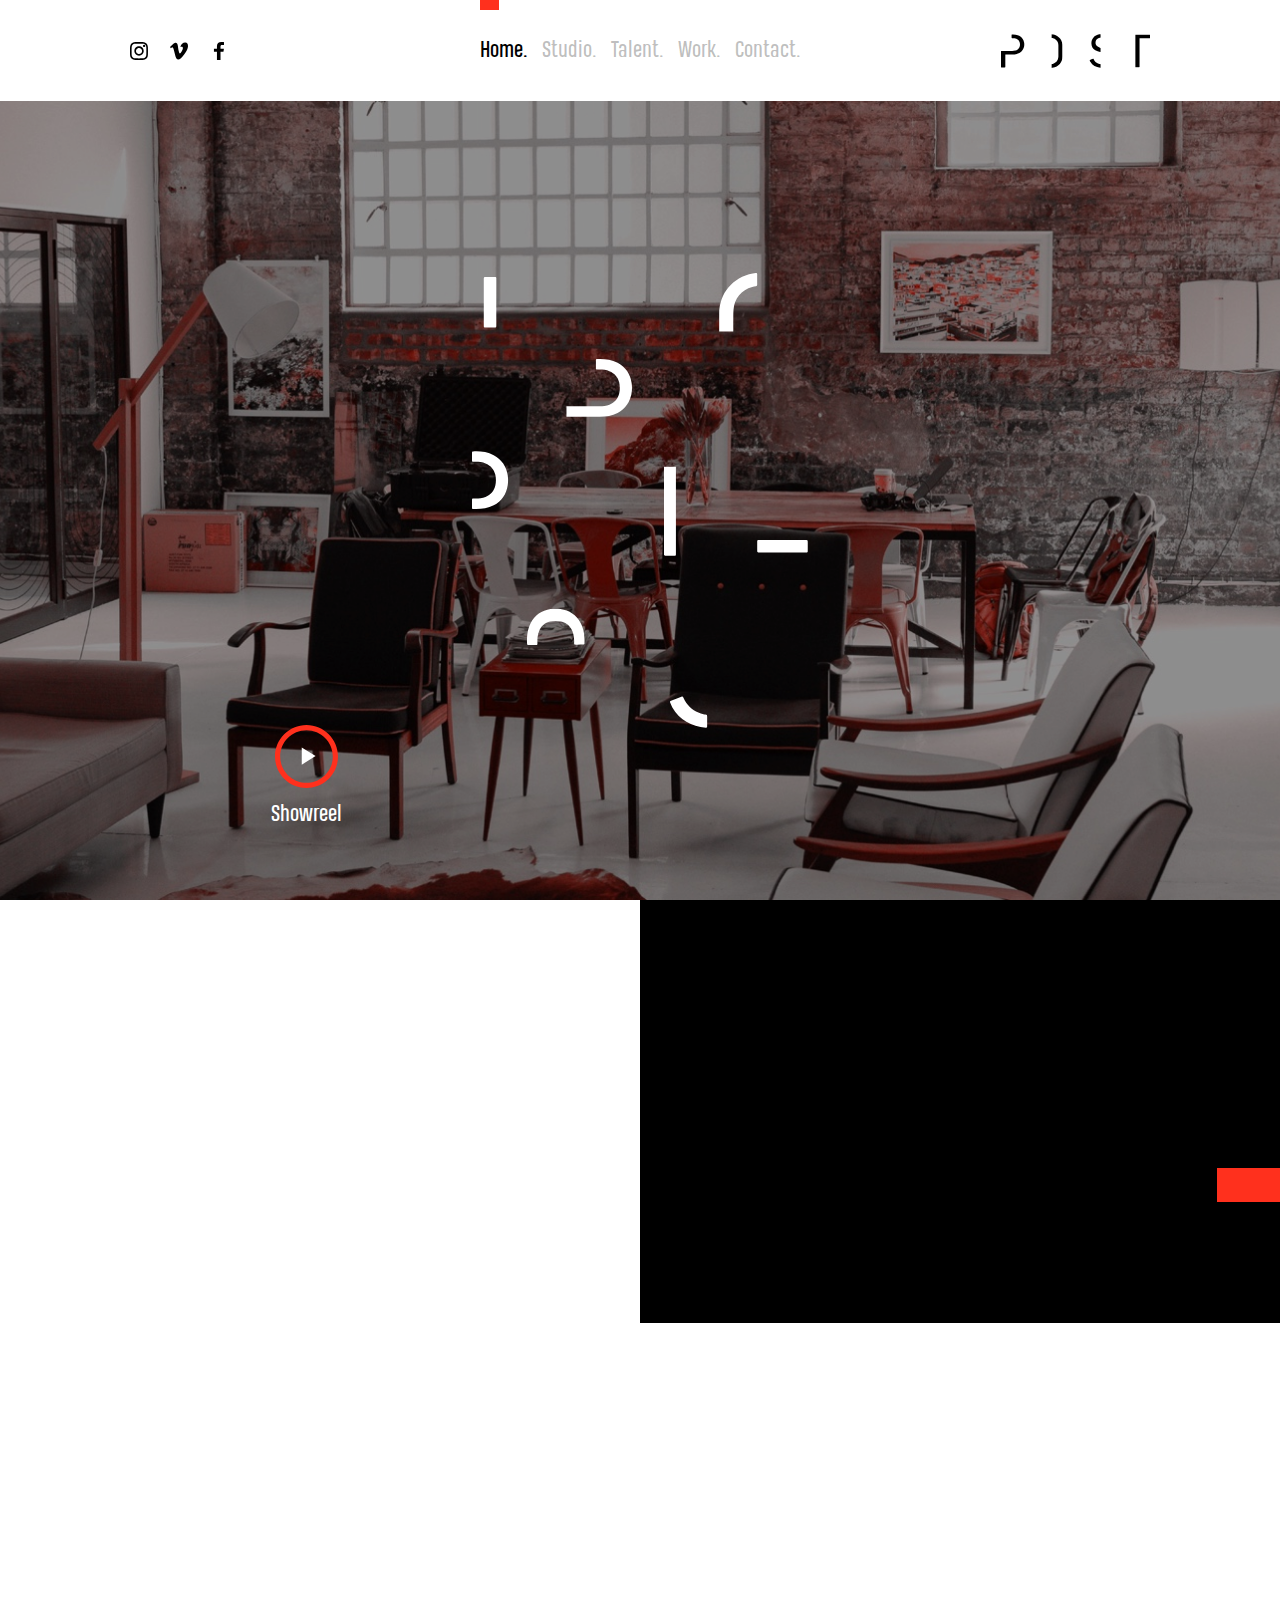
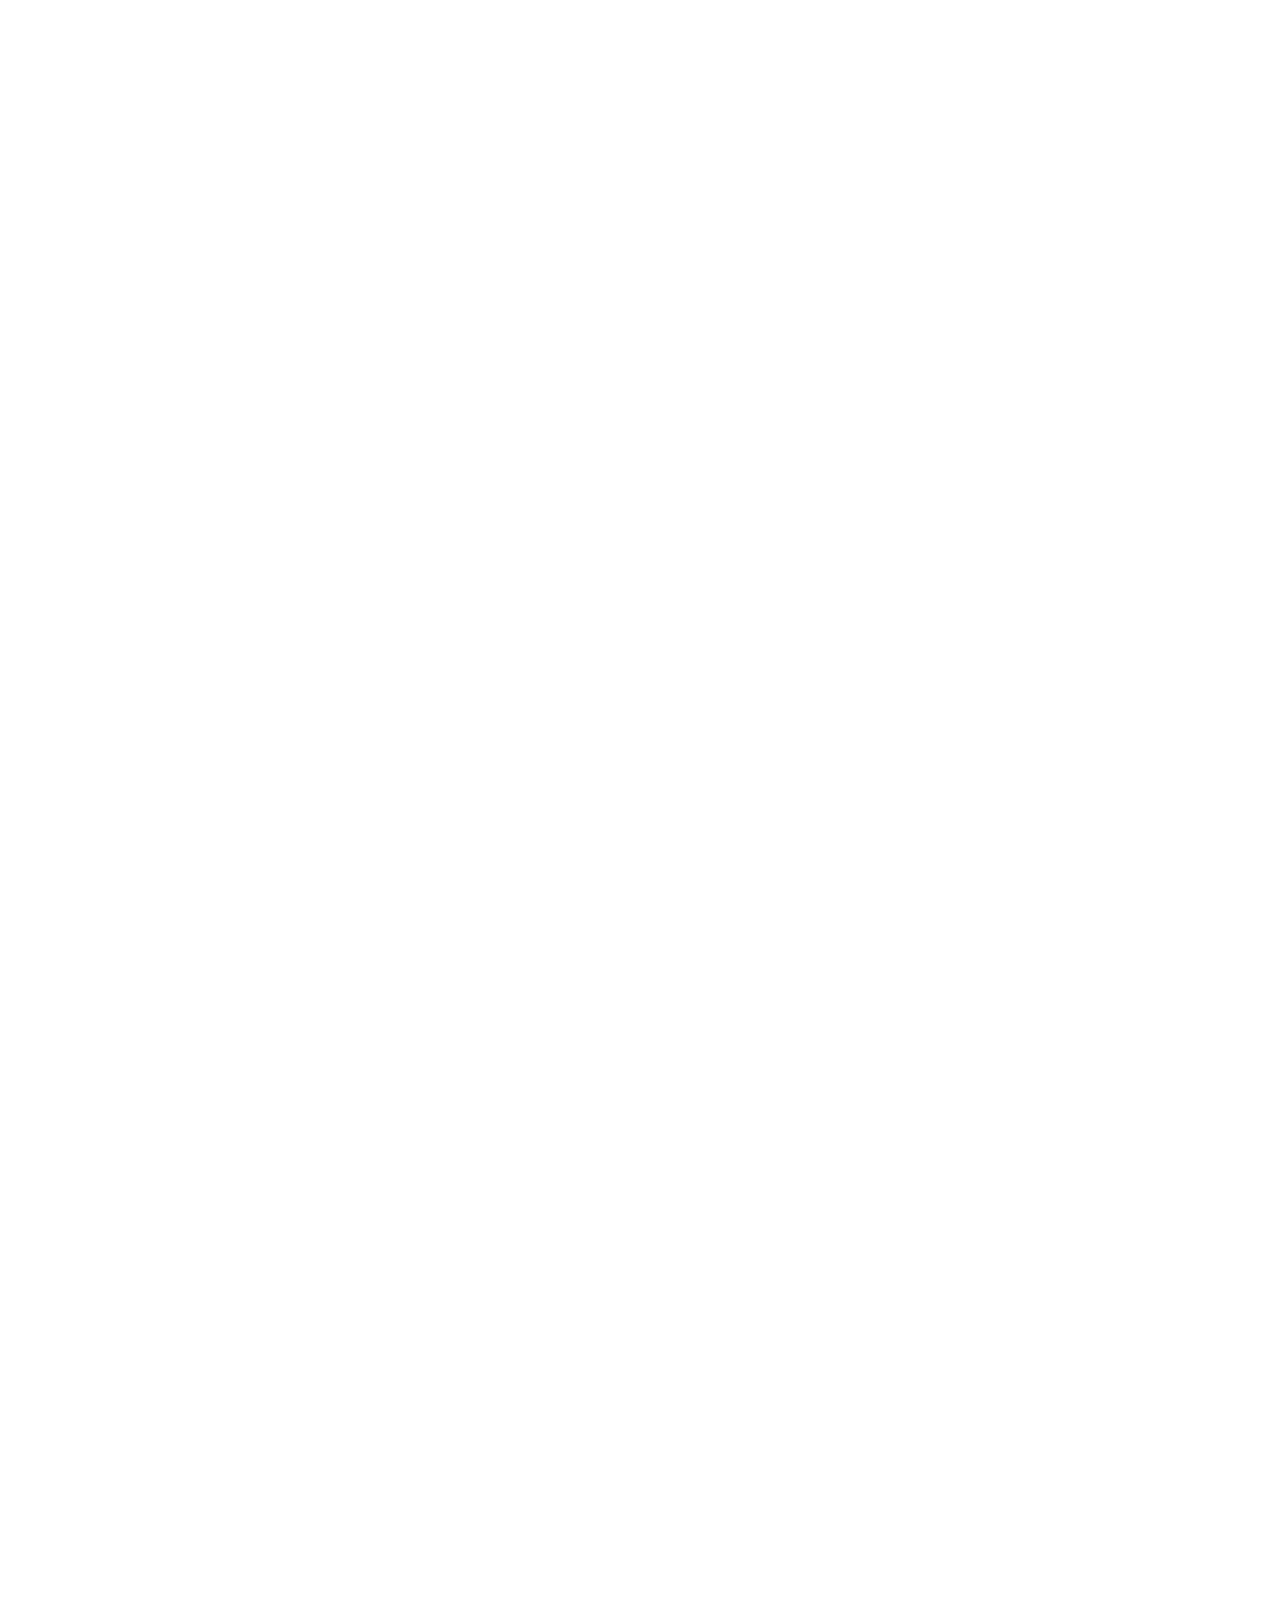
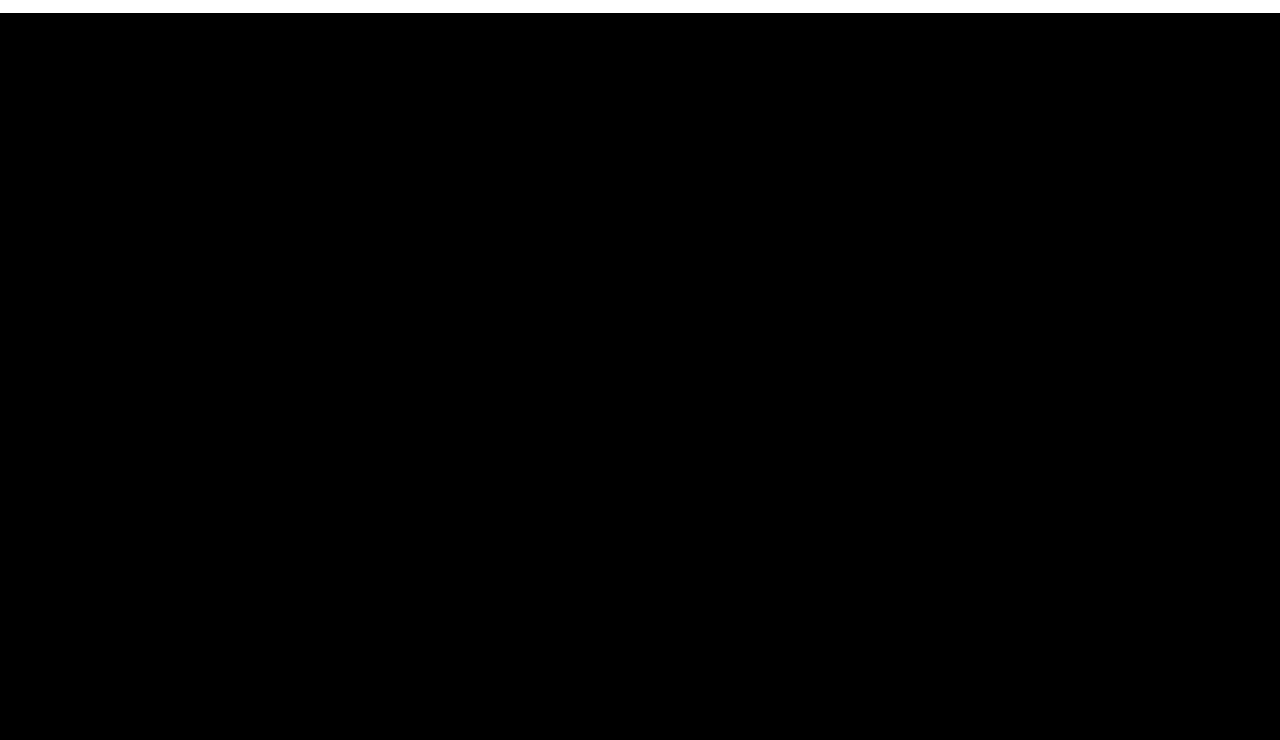
<file: index.html>
<!DOCTYPE html>
<html lang="en">

<head>
    <meta charset="utf-8">
    <meta name="viewport" content="width=device-width, minimum-scale=1.0, maximum-scale=1.0, initial-scale=1.0, user-scalable=no">
    <meta name="format-detection" content="telephone=no">

    <title>Post | Home</title>

    <link rel=icon href=favicon-16x16.png sizes="16x16" type="image/png">
    <link rel=icon href=favicon-32x32.png sizes="16x16" type="image/png">
    <link rel=icon href=favicon-96x96.png sizes="16x16" type="image/png">
    <link type="text/css" rel="stylesheet" href="css/plug-in.css">
    <link type="text/css" rel="stylesheet" href="css/style.css">

</head>

<body>
    <div class="main-wrap">

        <!--  Beginning header section -->
        <header class="header">
            <div class="common-wrap clear header-inner">
                <div class="logo-wrap">
                    <a href="index.html" class="main-logo">
                        <img src="svgs/logo.svg" alt="" class="black-icon">
                        <img src="svgs/logo-white.svg" alt="" class="white-icon">
                    </a>
                    <button class="responsive-nav-bar js-nav-bar toggle-nav-bar">
                        <span class="nav-bar"></span><em class="page_title">Home</em>
                    </button>
                </div>
                <div class="main-navigation js-shutter">
                    <nav class="main-nav">
                        <ul>
                            <li class="current-menu-item"><a href="">Home.</a></li>
                            <li><a href="studio.html">Studio.</a></li>
                            <li><a href="talent.html">Talent.</a></li>
                            <li><a href="work.html">Work.</a></li>
                            <li><a href="contact.html">Contact.</a></li>
                        </ul>
                        <span class="nav-marker"></span>
                    </nav>
                    <div class="social-icon header-social">
                        <a href="#">
                            <img src="svgs/instagram.svg" alt="" class="black-icon">
                            <img src="svgs/header-instagram-social.svg" alt="" class="white-icon">
                        </a>
                        <a href="#">
                            <img src="svgs/vimeo.svg" alt="" class="black-icon">
                            <img src="svgs/header-vimeo-social.svg" alt="" class="white-icon">
                        </a>
                        <a href="#">
                            <img src="svgs/facebook.svg" alt="" class="black-icon">
                            <img src="svgs/header-facebook-social.svg" alt="" class="white-icon">
                        </a>
                    </div>
                </div>
            </div>
        </header>
        <!-- //End header section -->

        <!-- Beginning main content section -->
        <main class="main-content-wrap home-content black_n_white_theme">
            <!-- Begin hero -->
            <section class="hero-section flex-box flex-vertical-align flex-horizontal-align" style="background-image: url(images/hero-bg.jpg)">
                <div class="hero-content">
                    <img src="svgs/logo-break-down.svg" alt="">
                </div>
                <div class="play-button">
                    <div class="common-wrap clear">
                        <div class="play-icon text-center">
                            <div>
                                <svg width="63px" height="63px" viewBox="0 0 63 63" version="1.1" xmlns="http://www.w3.org/2000/svg" xmlns:xlink="http://www.w3.org/1999/xlink">
                                    <title>play-right-arrow-control-circular-button copy 5</title>
                                    <desc>Created with Sketch.</desc>
                                    <g id="Page-1" stroke="none" stroke-width="1" fill="none" fill-rule="evenodd">
                                        <g id="Home-HD" transform="translate(-252.000000, -746.000000)">
                                            <g id="Play-showreel-Copy" transform="translate(209.000000, 746.000000)">
                                                <g id="Video-play">
                                                    <g id="play-right-arrow-control-circular-button-copy-6" transform="translate(43.000000, 0.000000)">
                                                        <path d="M31.5004481,0 C14.1310589,0 0,14.1310589 0,31.5004481 C0,48.8689411 14.1310589,63 31.5004481,63 C48.8689411,63 63,48.8689411 63,31.5004481 C63,14.1310589 48.8689411,0 31.5004481,0 Z M31.5004577,57.8219178 C16.9853438,57.8219178 5.17808219,46.0146562 5.17808219,31.5004577 C5.17808219,16.9890055 16.9853438,5.17808219 31.5004577,5.17808219 C46.0146562,5.17808219 57.8219178,16.9890055 57.8219178,31.5004577 C57.8219178,46.0146562 46.0146562,57.8219178 31.5004577,57.8219178 Z" id="play-right-arrow-control-circular-button-copy-5" fill="#FF301D"></path>
                                                        <polygon class="play-triangle" id="Path" fill="#FFFFFF" points="26.7534247 39.6986301 40.5616438 31.0689433 26.7534247 22.4383562"></polygon>
                                                    </g>
                                                </g>
                                            </g>
                                        </g>
                                    </g>
                                </svg>
                            </div>
                            <span class="white play-roll-up">
                                <span class="roll-up-initial">
                                    <span><em>S</em></span>
                                    <span><em>h</em></span>
                                    <span><em>o</em><em>p</em></span>
                                    <span><em>w</em><em>l</em></span>
                                    <span><em>r</em><em>a</em></span>
                                    <span><em>e</em><em>y</em></span>
                                    <span><em>e</em></span>
                                    <span><em>l</em></span>
                                </span>
                                <span class="pause">Pause</span>
                            </span>
                        </div>
                    </div>
                </div>
            </section>
            <!-- End hero -->

            <!-- Begin service -->
            <section class="service-section">
                <div class="common-wrap md-container clear">
                    <div class="service-content-block flex-box flex-vertical-align">
                        <div class="column col-left">
                            <div class="service-content">
                                <p class="animate animate-from-bottom">We offer a full service <mark class="red-bg">post-production</mark> and <mark class="red-bg">VFX</mark> service for film, television, advertising and digital content. Our collaborative studio gives you access not only to our core team, but the city’s most talented freelancers.</p>
                            </div>
                        </div>
                        <div class="column col-right">
                            <div class="service-content">
                                <h2 class="white animate animate-from-bottom">Creative <br>Collaborative <br>Post Production</h2>
                            </div>
                        </div>
                    </div>
                </div>
                <div class="corner-border red-bg"></div>
            </section>
            <!-- End service -->

            <!-- Begin presentation -->
            <section class="category-presentation">
                <div class="single-presentation" style="background-image: url(images/studio-01.jpg)">
                    <div class="section-container animate animate-from-bottom">
                        <div class="common-wrap clear">
                            <div class="section-title white">
                                <!--<h2>A collaborative space to inspire creativity</h2>-->
                                <a href="#"><img src="svgs/scatter.svg" alt=""></a>
                                <h5><a href="#" class="white strike-through">Studio.</a></h5>
                            </div>
                        </div>
                    </div>
                </div>
                <div class="single-presentation" style="background-image: url(images/Group.jpg)">
                    <div class="section-container animate animate-from-bottom">
                        <div class="common-wrap clear section-content">
                            <div class="section-title white">
                                <h2><a href="#" class="white">A collective of expert freelancers</a></h2>
                                <h5><a href="#" class="white strike-through">Talent.</a></h5>
                            </div>
                        </div>
                    </div>
                </div>
                <div class="single-presentation" style="background-image: url(images/work-bg.jpg)">
                    <div class="section-container animate animate-from-bottom">
                        <div class="common-wrap clear section-content">
                            <div class="section-title white animate animate-from-bottom">
                                <h2><a href="#" class="white">Design. Motion. Animation. Visual <br>FX</a></h2>
                                <h5><a href="#" class="white strike-through">Work.</a></h5>
                            </div>
                        </div>
                    </div>
                </div>
            </section>
            <!-- End presentation -->
        </main>
        <!-- //End main content section -->

        <!-- footer -->
        <footer class="footer">
            <div class="common-wrap clear">
                <div class="footer-title animate animate-from-bottom">
                    <h2 class="white">Build new relationships. Connect and inspire.</h2>
                </div>
                <div class="footer-info">
                    <div class="footer-info-row call-on-action animate animate-from-bottom">
                        <a href="tel:0214472107" class="link">021-447 2107</a>
                        <a href="mailto:lee-anne@postct.com" class="link">lee-anne@postct.com</a>
                    </div>
                    <div class="footer-info-row address">
                        <div class="footer-col animate animate-from-bottom">
                            <address class="address-info">Unit B1, Old Castle Brewery, Woodstock, 7705, Cape Town</address>
                            <a href="#" target="_blank" class="get-direction link">Get Directions <img src="images/direction-arrow.png" alt=""></a>
                        </div>
                        <div class="footer-col footer-social-wrap">
                            <div class="social-icon footer-social animate animate-from-bottom">
                                <a href="#" target="_blank">
                                    <img src="svgs/instagram-white.svg" alt="" class="white-icon">
                                    <img src="svgs/instagram-black.svg" alt="" class="black-icon">
                                </a>
                                <a href="#" target="_blank">
                                    <img src="svgs/vimeo-white.svg" alt="" class="white-icon">
                                    <img src="svgs/vimeo-black.svg" alt="" class="black-icon">
                                </a>
                                <a href="#" target="_blank">
                                    <img src="svgs/facebook-white.svg" alt="" class="white-icon">
                                    <img src="svgs/facebook-black.svg" alt="" class="black-icon">
                                </a>
                            </div>
                            <small class="copyright white animate animate-from-bottom">&copy; 2018 POST. All rights reserved. <a href="#" class="white link">Sitemap</a></small>
                        </div>
                    </div>
                </div>
            </div>
        </footer>
        <!-- End footer -->
    </div>

    <script type="text/javascript" src="scripts/jquery-3.3.1.min.js"></script>
    <script type="text/javascript" src="scripts/plug-in.js"></script>
    <script type="text/javascript" src="scripts/common-scripts.js"></script>
    <script type="text/javascript">
        (function($){
            $(function(){
                
                
            })  
                
            $(window).on("load",function() {
              $(window).scroll(function() {
                var windowBottom = $(this).scrollTop() + $(this).innerHeight();
                $(".section-title").each(function() {
                  /* Check the location of each desired element */
                  var objectBottom = $(this).offset().top + $(this).outerHeight();

                  /* If the element is completely within bounds of the window, fade it in */
                  if (objectBottom < windowBottom) { //object comes into view (scrolling down)
                    if ($(this).css("opacity")==0) {$(this).fadeTo(500,1);}
                  } else { //object goes out of view (scrolling up)
                    if ($(this).css("opacity")==1) {$(this).fadeTo(500,0);}
                  }
                });
              }).scroll(); //invoke scroll-handler on page-load
            });  
        })(jQuery);
    </script>
</body>

</html>
</file>
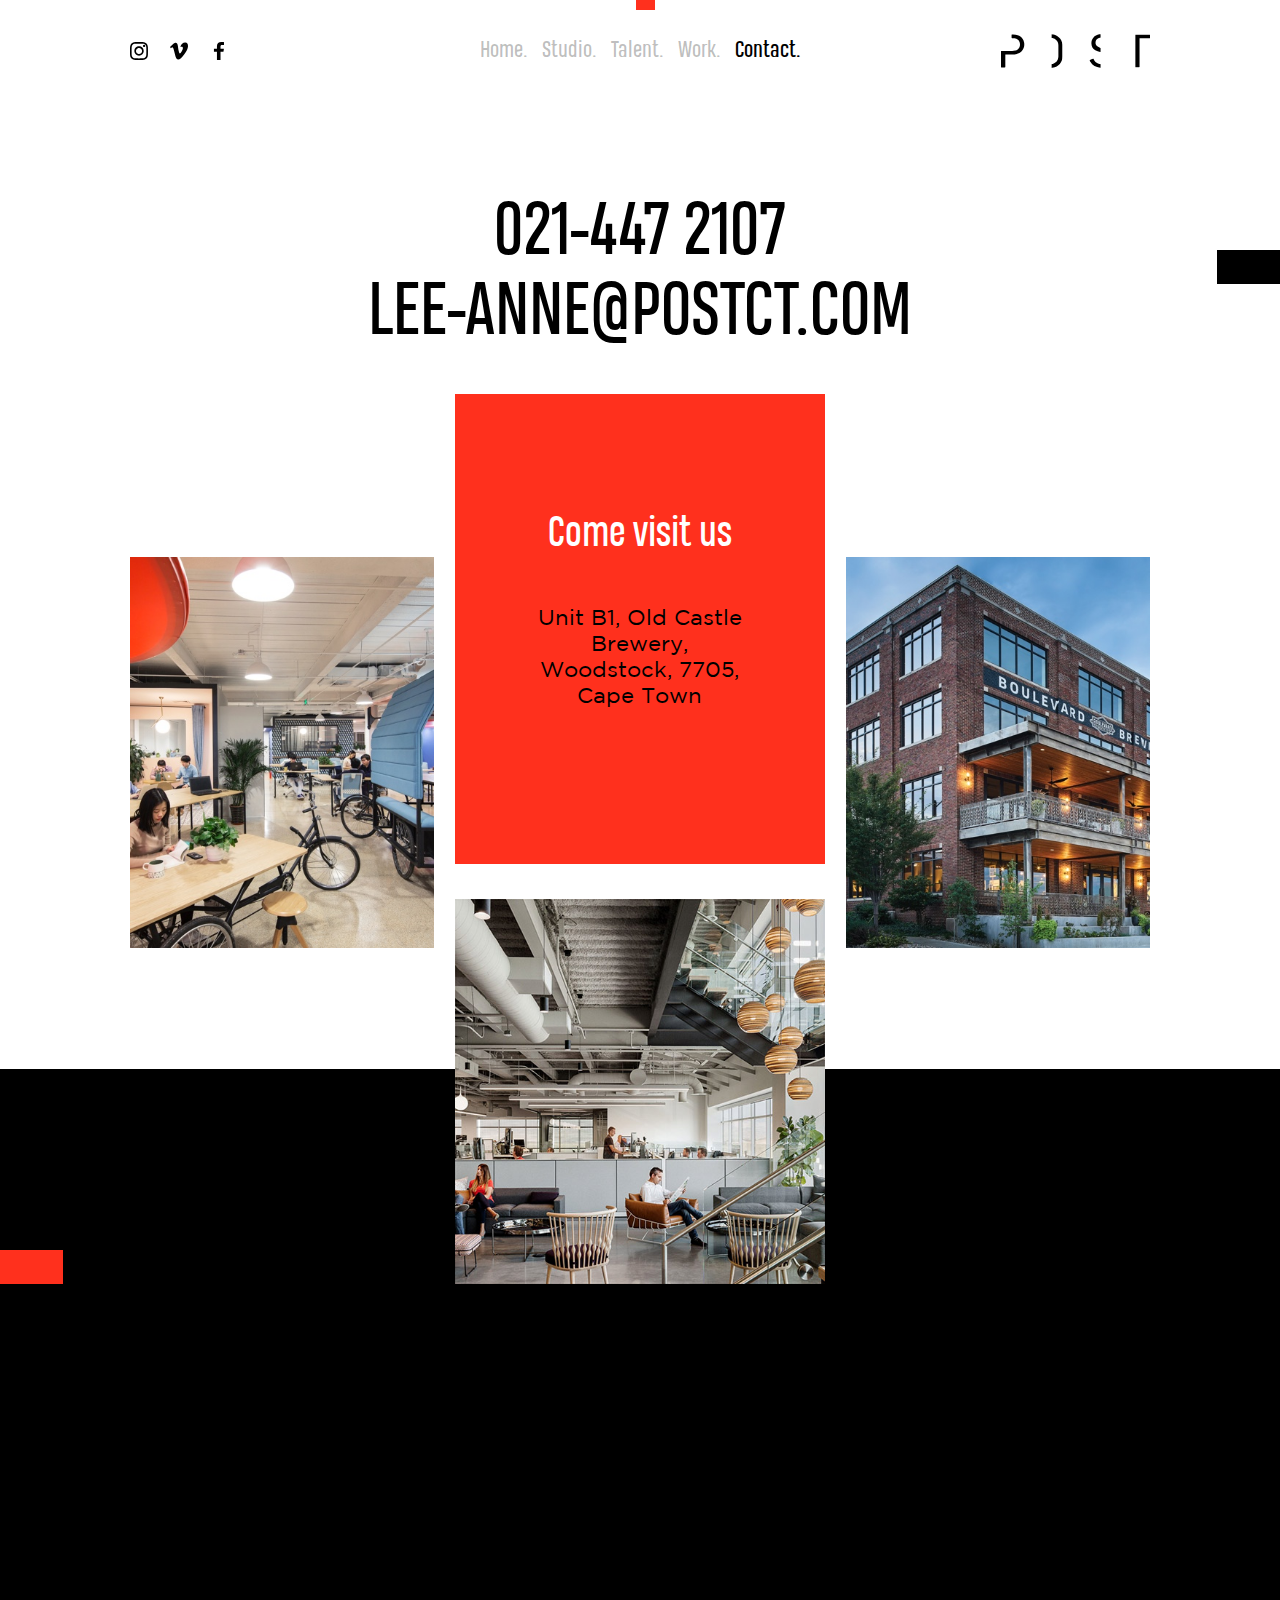
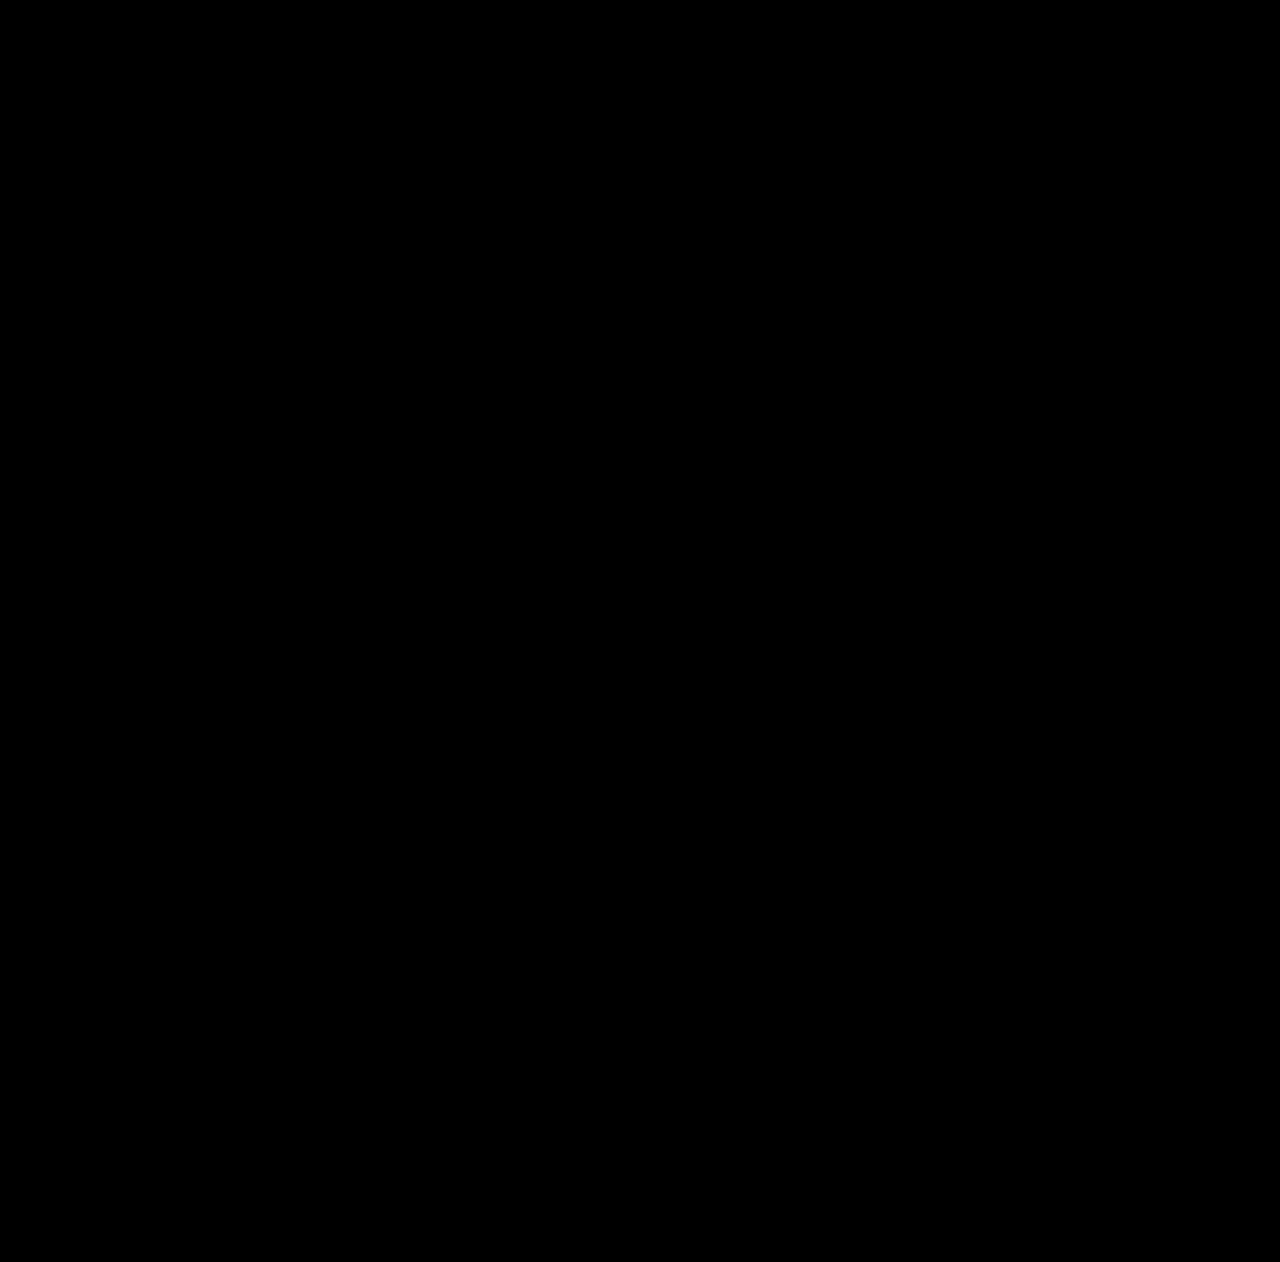
<file: contact.html>
<!DOCTYPE html>
<html lang="en">

<head>
    <meta charset="utf-8">
    <meta name="viewport" content="width=device-width, minimum-scale=1.0, maximum-scale=1.0, initial-scale=1.0, user-scalable=no">
    <meta name="format-detection" content="telephone=no">

    <title>Post | Contact</title>

    <link type="text/css" rel="stylesheet" href="css/plug-in.css">
    <link type="text/css" rel="stylesheet" href="css/style.css">
</head>

<body>
    <div class="main-wrap">
        <!--  Beginning header section -->
        <header class="header">
            <div class="common-wrap clear header-inner">
                <div class="logo-wrap">
                    <a href="index.html" class="main-logo">
                        <img src="svgs/logo.svg" alt="" class="black-icon">
                        <img src="svgs/logo-white.svg" alt="" class="white-icon">
                    </a>
                    <button class="responsive-nav-bar js-nav-bar toggle-nav-bar">
                        <span class="nav-bar"></span><em class="page_title">Contact</em>
                    </button>
                </div>
                <div class="main-navigation js-shutter">
                    <nav class="main-nav">
                        <ul>
                            <li><a href="index.html">Home.</a></li>
                            <li><a href="studio.html">Studio.</a></li>
                            <li><a href="talent.html">Talent.</a></li>
                            <li><a href="work.html">Work.</a></li>
                            <li class="current-menu-item"><a href="contact.html">Contact.</a></li>
                        </ul>
                        <span class="nav-marker"></span>
                    </nav>
                    <div class="social-icon header-social">
                        <a href="#">
                            <img src="svgs/instagram.svg" alt="" class="black-icon">
                            <img src="svgs/header-instagram-social.svg" alt="" class="white-icon">
                        </a>
                        <a href="#">
                            <img src="svgs/vimeo.svg" alt="" class="black-icon">
                            <img src="svgs/header-vimeo-social.svg" alt="" class="white-icon">
                        </a>
                        <a href="#">
                            <img src="svgs/facebook.svg" alt="" class="black-icon">
                            <img src="svgs/header-facebook-social.svg" alt="" class="white-icon">
                        </a>
                    </div>
                </div>
            </div>
        </header>
        <!-- //End header section -->

        <!-- Beginning main content section -->
        <main class="main-content-wrap contact-content black_n_white_theme">

            <!-- contact container -->
            <section class="contact-container">
                <div class="common-wrap clear">
                    <div class="contact-info text-center">
                        <a href="tel:0214472107" class="link">021-447 2107</a> <br>
                        <a href="mailto:lee-anne@postct.com" class="link">lee-anne@postct.com</a>
                        <div class="corner-border black-bg"></div>
                    </div>
                    <div class="contact-gallery">
                        <div class="gallery-item">
                            <img src="images/3443.jpg" alt="">
                        </div>
                        <div class="gallery-item column-item">
                            <div class="gallery-item-content red-bg text-center">
                                <h4 class="white">Come visit us</h4>
                                <address>Unit B1, Old Castle Brewery, Woodstock, 7705, Cape Town</address>
                            </div>
                            <img src="images/contact-gallery-2.jpg" alt="">
                        </div>
                        <div class="gallery-item">
                            <img src="images/36.jpg" alt="">
                        </div>
                    </div>
                </div>
                <div class="corner-border red-bg"></div>
            </section>
            <!-- End contact container -->

            <section class="instragram-section black-bg">
                <div class="common-wrap clear">
                    <div class="instragram-content md-container common-wrap clear">
                        <h2 class="text-center white animate animate-from-bottom">Be inspired! Connect with us on Instagram to see our latest work and collaborations</h2>
                    </div>
                    <div class="instragram-item-wrap">
                        <a href="#" class="instragram-item animate zoome animate-from-bottom">
                            <img src="svgs/Rectangle%20Copy%2015.svg" alt="">
                            <div class="instragram-item-content">
                                <div class="white">
                                    <img src="svgs/instagram-white.svg" alt="">
                                    <span>@postct_</span>
                                </div>
                            </div>
                        </a>
                        <a href="#" class="instragram-item animate zoome animate-from-bottom">
                            <img src="images/instragram-item-2.jpg" alt="">
                        </a>
                        <a href="#" class="instragram-item animate zoome animate-from-bottom">
                            <img src="images/instragram-item-3.jpg" alt="">
                        </a>
                        <a href="#" class="instragram-item animate zoome animate-from-bottom">
                            <img src="images/instragram-item-4.jpg" alt="">
                        </a>
                        <a href="#" class="instragram-item animate zoome animate-from-bottom">
                            <img src="images/instragram-item-5.jpg" alt="">
                        </a>
                        <a href="#" class="instragram-item animate zoome animate-from-bottom">
                            <img src="images/instragram-item-6.jpg" alt="">
                        </a>
                        <a href="#" class="instragram-item animate zoome animate-from-bottom">
                            <img src="images/instragram-item-7.jpg" alt="">
                        </a>
                        <a href="#" class="instragram-item animate zoome animate-from-bottom">
                            <img src="images/instragram-item-8.jpg" alt="">
                        </a>
                    </div>
                </div>
            </section>
        </main>
        <!-- //End main content section -->

        <!-- footer -->
        <footer class="footer">
            <div class="common-wrap clear">
                <div class="footer-title animate animate-from-bottom">
                    <h2 class="white">Build new relationships. Connect and inspire.</h2>
                </div>
                <div class="footer-info">
                    <div class="footer-info-row call-on-action animate animate-from-bottom">
                        <a href="tel:0214472107" class="link">021-447 2107</a>
                        <a href="mailto:lee-anne@postct.com" class="link">lee-anne@postct.com</a>
                    </div>
                    <div class="footer-info-row address">
                        <div class="footer-col animate animate-from-bottom">
                            <address class="address-info">Unit B1, Old Castle Brewery, Woodstock, 7705, Cape Town</address>
                            <a href="#" target="_blank" class="get-direction link">Get Directions <img src="images/direction-arrow.png" alt=""></a>
                        </div>
                        <div class="footer-col footer-social-wrap">
                            <div class="social-icon footer-social animate animate-from-bottom">
                                <a href="#" target="_blank">
                                    <img src="svgs/instagram-white.svg" alt="" class="white-icon">
                                    <img src="svgs/instagram-black.svg" alt="" class="black-icon">
                                </a>
                                <a href="#" target="_blank">
                                    <img src="svgs/vimeo-white.svg" alt="" class="white-icon">
                                    <img src="svgs/vimeo-black.svg" alt="" class="black-icon">
                                </a>
                                <a href="#" target="_blank">
                                    <img src="svgs/facebook-white.svg" alt="" class="white-icon">
                                    <img src="svgs/facebook-black.svg" alt="" class="black-icon">
                                </a>
                            </div>
                            <small class="copyright white animate animate-from-bottom">&copy; 2018 POST. All rights reserved. <a href="#" class="white link">Sitemap</a></small>
                        </div>
                    </div>
                </div>
            </div>
        </footer>
        <!-- End footer -->
    </div>

    <script type="text/javascript" src="scripts/jquery-3.3.1.min.js"></script>
    <script type="text/javascript" src="scripts/plug-in.js"></script>
    <script type="text/javascript" src="scripts/common-scripts.js"></script>
</body>

</html>
</file>
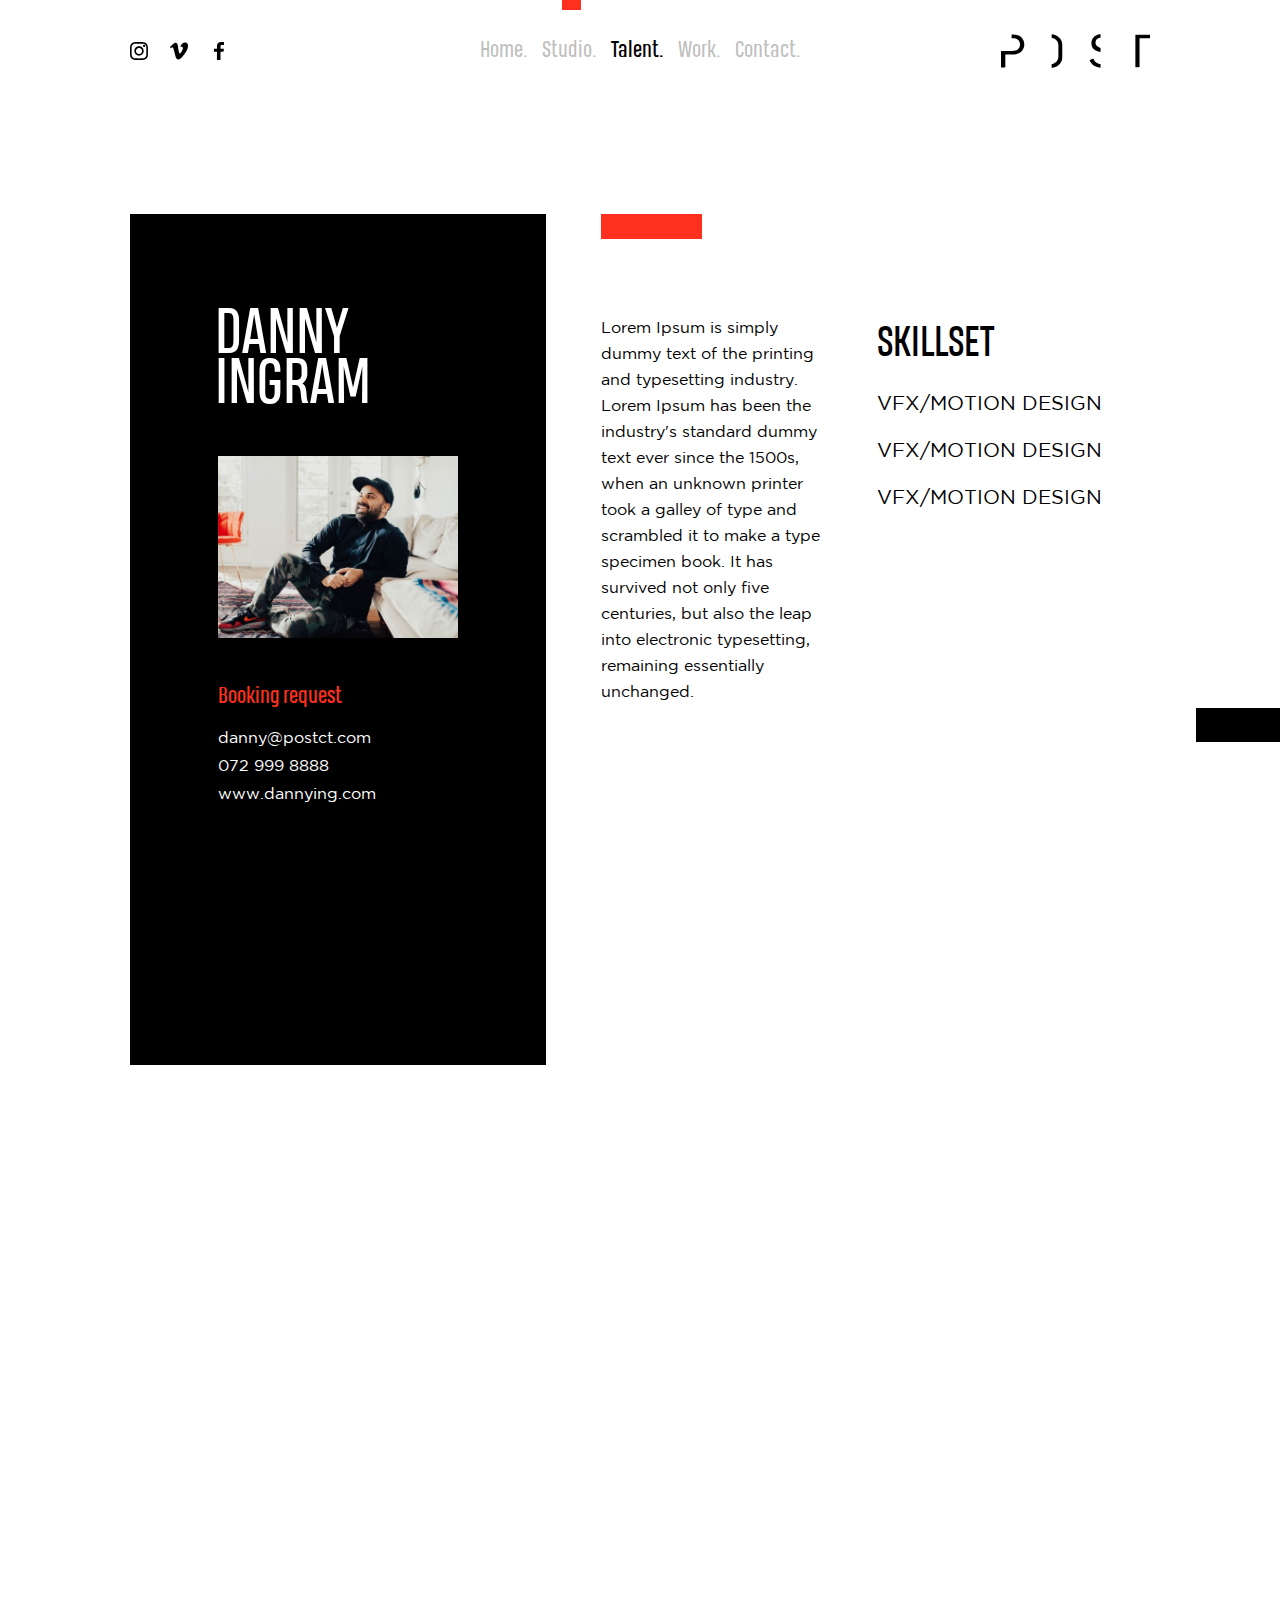
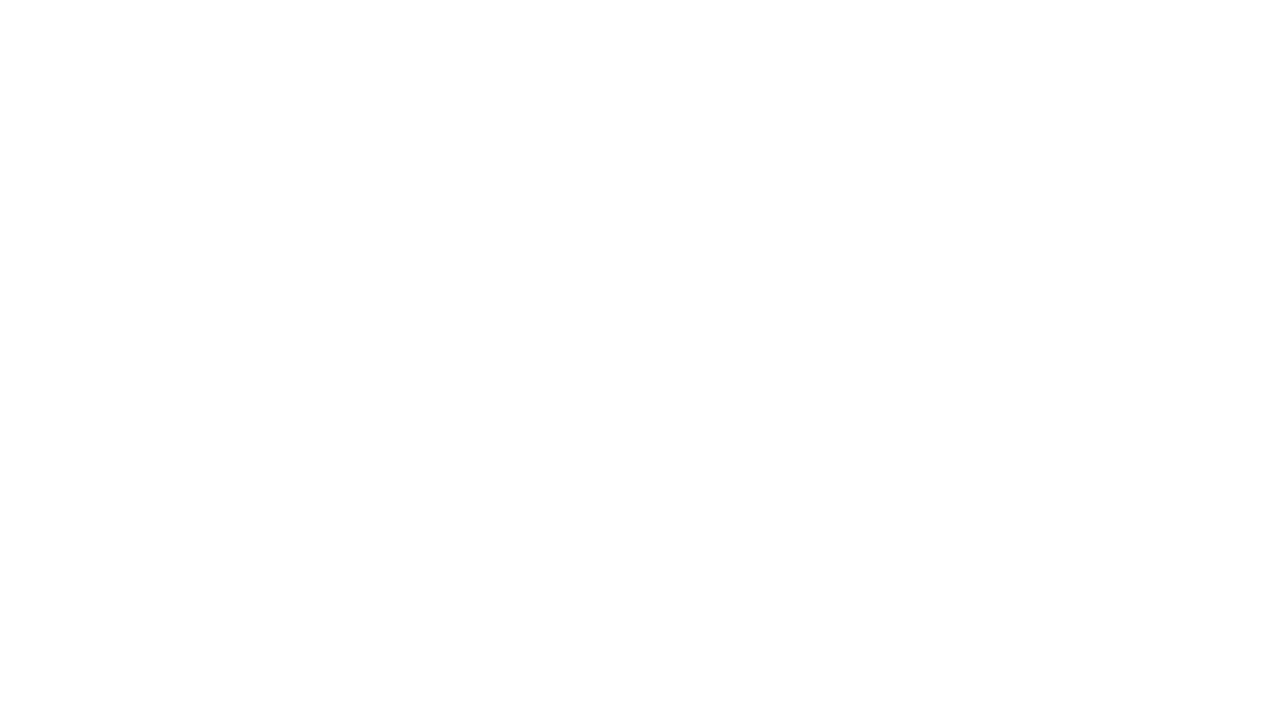
<file: talent-single.html>
<!DOCTYPE html>
<html lang="en">

<head>
    <meta charset="utf-8">
    <meta name="viewport" content="width=device-width, minimum-scale=1.0, maximum-scale=1.0, initial-scale=1.0, user-scalable=no">
    <meta name="format-detection" content="telephone=no">

    <title>Post | Talent Single</title>

    <link type="text/css" rel="stylesheet" href="css/plug-in.css">
    <link type="text/css" rel="stylesheet" href="css/style.css">
</head>

<body>
    <div class="main-wrap">
        <!--  Beginning header section -->
        <header class="header">
            <div class="common-wrap clear header-inner">
                <div class="logo-wrap">
                    <a href="index.html" class="main-logo">
                        <img src="svgs/logo.svg" alt="" class="black-icon">
                        <img src="svgs/logo-white.svg" alt="" class="white-icon">
                    </a>
                    <button class="responsive-nav-bar js-nav-bar toggle-nav-bar">
                        <span class="nav-bar"></span><em class="page_title">Talent</em>
                    </button>
                </div>
                <div class="main-navigation js-shutter">
                    <nav class="main-nav">
                        <ul>
                            <li><a href="index.html">Home.</a></li>
                            <li><a href="studio.html">Studio.</a></li>
                            <li class="current-menu-item"><a href="talent.html">Talent.</a></li>
                            <li><a href="work.html">Work.</a></li>
                            <li><a href="contact.html">Contact.</a></li>
                        </ul>
                        <span class="nav-marker"></span>
                    </nav>
                    <div class="social-icon header-social">
                        <a href="#">
                            <img src="svgs/instagram.svg" alt="" class="black-icon">
                            <img src="svgs/header-instagram-social.svg" alt="" class="white-icon">
                        </a>
                        <a href="#">
                            <img src="svgs/vimeo.svg" alt="" class="black-icon">
                            <img src="svgs/header-vimeo-social.svg" alt="" class="white-icon">
                        </a>
                        <a href="#">
                            <img src="svgs/facebook.svg" alt="" class="black-icon">
                            <img src="svgs/header-facebook-social.svg" alt="" class="white-icon">
                        </a>
                    </div>
                </div>
            </div>
        </header>
        <!-- //End header section -->

        <!-- Beginning main content section -->
        <main class="main-content-wrap white_theme talent-single-content">
            <section class="talent-single-section">
                <div class="common-wrap clear">
                    <div class="category-single-wrap">
                        <!--<div class="sidebar">
                            <div class="profile-wrap black-bg animate animate-from-bottom">
                                <h2 class="white">Danny Ingram</h2>
                                <div class="profile-thum animate zoome animate-from-bottom">
                                    <img src="images/IMG_8777.jpg" alt="">
                                </div>
                                <div class="booking-info animate animate-from-bottom">
                                    <h6 class="red">Booking request</h6>
                                    <a href="mailto:danny@postct.com" class="white link">danny@postct.com</a>
                                    <a href="tel:0729998888" class="white link">072 999 8888</a>
                                    <a href="" class="link white">www.dannying.com</a>
                                </div>
                                <div class="profile-social animate animate-from-bottom">
                                    <h6 class="red">Find Danny on</h6>
                                    <div class="social-icon profile-social-icon">
                                        <a href="#"><img src="svgs/instagram-white.svg" alt=""></a>
                                        <a href="#"><img src="svgs/vimeo-white.svg" alt=""></a>
                                        <a href="#"><img src="svgs/facebook-white.svg" alt=""></a>
                                    </div>
                                </div>
                            </div>
                            <a href="talent.html" class="back-to-talent gray link animate animate-from-bottom">BACK TO TALENT</a>
                        </div>-->
                        <div class="sidebar">
                            <div class="sidebar-content">
                                <div class="profile-wrap black-bg animate animate-from-bottom">
                                    <h2 class="white">Danny Ingram</h2>
                                    <div class="profile-thum animate zoome animate-from-bottom">
                                        <img src="images/IMG_8777.jpg" alt="">
                                    </div>
                                    <div class="booking-info animate animate-from-bottom">
                                        <h6 class="red">Booking request</h6>
                                        <a href="mailto:danny@postct.com" class="white link">danny@postct.com</a>
                                        <a href="tel:0729998888" class="white link">072 999 8888</a>
                                        <a href="" class="link white">www.dannying.com</a>
                                    </div>
                                    <div class="profile-social animate animate-from-bottom">
                                        <h6 class="red">Find Danny on</h6>
                                        <div class="social-icon profile-social-icon">
                                            <a href="#"><img src="svgs/instagram-white.svg" alt=""></a>
                                            <a href="#"><img src="svgs/vimeo-white.svg" alt=""></a>
                                            <a href="#"><img src="svgs/facebook-white.svg" alt=""></a>
                                        </div>
                                    </div>
                                </div>
                                <a href="talent.html" class="back-to-talent gray link animate animate-from-bottom">BACK TO TALENT</a>
                            </div>


                            <div class="ipad-content">
                                <div class="category-info-container">
                                    <div class="info-col animate animate-from-bottom">
                                        <p>Lorem Ipsum is simply dummy text of the printing and typesetting industry. Lorem Ipsum has been the industry's standard dummy text ever since the 1500s, when an unknown printer took a galley of type and scrambled it to make a type specimen book. It has survived not only five centuries, but also the leap into electronic typesetting, remaining essentially unchanged.</p>
                                    </div>
                                    <div class="info-col animate animate-from-bottom">
                                        <h4>Skillset</h4>
                                        <ul class="skill-item">
                                            <li>VFX/MOTION DESIGN</li>
                                            <li>VFX/MOTION DESIGN</li>
                                            <li>VFX/MOTION DESIGN</li>
                                        </ul>
                                    </div>
                                </div>
                            </div>
                        </div>
                        <div class="category-info-wrap">
                            <div class="corner-border-wrap">
                                <div class="corner-border red-bg"></div>
                            </div>
                            <div class="category-info-container">
                                <div class="info-col animate animate-from-bottom">
                                    <p>Lorem Ipsum is simply dummy text of the printing and typesetting industry. Lorem Ipsum has been the industry's standard dummy text ever since the 1500s, when an unknown printer took a galley of type and scrambled it to make a type specimen book. It has survived not only five centuries, but also the leap into electronic typesetting, remaining essentially unchanged.</p>
                                </div>
                                <div class="info-col animate animate-from-bottom">
                                    <h4>Skillset</h4>
                                    <ul class="skill-item">
                                        <li>VFX/MOTION DESIGN</li>
                                        <li>VFX/MOTION DESIGN</li>
                                        <li>VFX/MOTION DESIGN</li>
                                    </ul>
                                </div>
                            </div>
                            <div class="category-item-container">
                                <div class="corner-border black-bg"></div>
                                <h4 class="animate animate-from-bottom">showreel</h4>
                                <div class="info-item-wrap animate animate-from-bottom">
                                    <a href="#" class="info-item animate zoome animate-from-bottom">
                                        <img src="images/static1.squarespace1.jpg" alt="">
                                        <div class="item-content white">
                                            <h4>GLO</h4>
                                            <h6>FIND THE SOURCE</h6>
                                        </div>
                                        <div class="play-icon">
                                            <div>
                                                <svg width="40px" height="40px" viewBox="0 0 63 63" version="1.1" xmlns="http://www.w3.org/2000/svg" xmlns:xlink="http://www.w3.org/1999/xlink">
                                                    <title>play-right-arrow-control-circular-button copy 5</title>
                                                    <desc>Created with Sketch.</desc>
                                                    <g id="Page-1" stroke="none" stroke-width="1" fill="none" fill-rule="evenodd">
                                                        <g id="Home-HD" transform="translate(-252.000000, -746.000000)">
                                                            <g id="Play-showreel-Copy" transform="translate(209.000000, 746.000000)">
                                                                <g id="Video-play">
                                                                    <g id="play-right-arrow-control-circular-button-copy-6" transform="translate(43.000000, 0.000000)">
                                                                        <path d="M31.5004481,0 C14.1310589,0 0,14.1310589 0,31.5004481 C0,48.8689411 14.1310589,63 31.5004481,63 C48.8689411,63 63,48.8689411 63,31.5004481 C63,14.1310589 48.8689411,0 31.5004481,0 Z M31.5004577,57.8219178 C16.9853438,57.8219178 5.17808219,46.0146562 5.17808219,31.5004577 C5.17808219,16.9890055 16.9853438,5.17808219 31.5004577,5.17808219 C46.0146562,5.17808219 57.8219178,16.9890055 57.8219178,31.5004577 C57.8219178,46.0146562 46.0146562,57.8219178 31.5004577,57.8219178 Z" id="play-right-arrow-control-circular-button-copy-5" fill="#FF301D"></path>
                                                                        <polygon class="play-triangle" id="Path" fill="#FFFFFF" points="26.7534247 39.6986301 40.5616438 31.0689433 26.7534247 22.4383562"></polygon>
                                                                    </g>
                                                                </g>
                                                            </g>
                                                        </g>
                                                    </g>
                                                </svg>
                                            </div>
                                        </div>
                                    </a>
                                    <a href="#" class="info-item animate zoome animate-from-bottom">
                                        <img src="images/static1.squarespace1.jpg" alt="">
                                        <div class="item-content white">
                                            <h4>GLO</h4>
                                            <h6>FIND THE SOURCE</h6>
                                        </div>
                                        <div class="play-icon text-center">
                                            <div>
                                                <svg width="40px" height="40px" viewBox="0 0 63 63" version="1.1" xmlns="http://www.w3.org/2000/svg" xmlns:xlink="http://www.w3.org/1999/xlink">
                                                    <title>play-right-arrow-control-circular-button copy 5</title>
                                                    <desc>Created with Sketch.</desc>
                                                    <g id="Page-1" stroke="none" stroke-width="1" fill="none" fill-rule="evenodd">
                                                        <g id="Home-HD" transform="translate(-252.000000, -746.000000)">
                                                            <g id="Play-showreel-Copy" transform="translate(209.000000, 746.000000)">
                                                                <g id="Video-play">
                                                                    <g id="play-right-arrow-control-circular-button-copy-6" transform="translate(43.000000, 0.000000)">
                                                                        <path d="M31.5004481,0 C14.1310589,0 0,14.1310589 0,31.5004481 C0,48.8689411 14.1310589,63 31.5004481,63 C48.8689411,63 63,48.8689411 63,31.5004481 C63,14.1310589 48.8689411,0 31.5004481,0 Z M31.5004577,57.8219178 C16.9853438,57.8219178 5.17808219,46.0146562 5.17808219,31.5004577 C5.17808219,16.9890055 16.9853438,5.17808219 31.5004577,5.17808219 C46.0146562,5.17808219 57.8219178,16.9890055 57.8219178,31.5004577 C57.8219178,46.0146562 46.0146562,57.8219178 31.5004577,57.8219178 Z" id="play-right-arrow-control-circular-button-copy-5" fill="#FF301D"></path>
                                                                        <polygon class="play-triangle" id="Path" fill="#FFFFFF" points="26.7534247 39.6986301 40.5616438 31.0689433 26.7534247 22.4383562"></polygon>
                                                                    </g>
                                                                </g>
                                                            </g>
                                                        </g>
                                                    </g>
                                                </svg>
                                            </div>
                                        </div>
                                    </a>
                                    <a href="#" class="info-item animate zoome animate-from-bottom">
                                        <img src="images/static1.squarespace1.jpg" alt="">
                                        <div class="item-content white">
                                            <h4>GLO</h4>
                                            <h6>FIND THE SOURCE</h6>
                                        </div>
                                        <div class="play-icon text-center">
                                            <div>
                                                <svg width="40px" height="40px" viewBox="0 0 63 63" version="1.1" xmlns="http://www.w3.org/2000/svg" xmlns:xlink="http://www.w3.org/1999/xlink">
                                                    <title>play-right-arrow-control-circular-button copy 5</title>
                                                    <desc>Created with Sketch.</desc>
                                                    <g id="Page-1" stroke="none" stroke-width="1" fill="none" fill-rule="evenodd">
                                                        <g id="Home-HD" transform="translate(-252.000000, -746.000000)">
                                                            <g id="Play-showreel-Copy" transform="translate(209.000000, 746.000000)">
                                                                <g id="Video-play">
                                                                    <g id="play-right-arrow-control-circular-button-copy-6" transform="translate(43.000000, 0.000000)">
                                                                        <path d="M31.5004481,0 C14.1310589,0 0,14.1310589 0,31.5004481 C0,48.8689411 14.1310589,63 31.5004481,63 C48.8689411,63 63,48.8689411 63,31.5004481 C63,14.1310589 48.8689411,0 31.5004481,0 Z M31.5004577,57.8219178 C16.9853438,57.8219178 5.17808219,46.0146562 5.17808219,31.5004577 C5.17808219,16.9890055 16.9853438,5.17808219 31.5004577,5.17808219 C46.0146562,5.17808219 57.8219178,16.9890055 57.8219178,31.5004577 C57.8219178,46.0146562 46.0146562,57.8219178 31.5004577,57.8219178 Z" id="play-right-arrow-control-circular-button-copy-5" fill="#FF301D"></path>
                                                                        <polygon class="play-triangle" id="Path" fill="#FFFFFF" points="26.7534247 39.6986301 40.5616438 31.0689433 26.7534247 22.4383562"></polygon>
                                                                    </g>
                                                                </g>
                                                            </g>
                                                        </g>
                                                    </g>
                                                </svg>
                                            </div>
                                        </div>
                                    </a>
                                    <a href="#" class="info-item animate zoome animate-from-bottom">
                                        <img src="images/static1.squarespace1.jpg" alt="">
                                        <div class="item-content white">
                                            <h4>GLO</h4>
                                            <h6>FIND THE SOURCE</h6>
                                        </div>
                                        <div class="play-icon text-center">
                                            <div>
                                                <svg width="40px" height="40px" viewBox="0 0 63 63" version="1.1" xmlns="http://www.w3.org/2000/svg" xmlns:xlink="http://www.w3.org/1999/xlink">
                                                    <title>play-right-arrow-control-circular-button copy 5</title>
                                                    <desc>Created with Sketch.</desc>
                                                    <g id="Page-1" stroke="none" stroke-width="1" fill="none" fill-rule="evenodd">
                                                        <g id="Home-HD" transform="translate(-252.000000, -746.000000)">
                                                            <g id="Play-showreel-Copy" transform="translate(209.000000, 746.000000)">
                                                                <g id="Video-play">
                                                                    <g id="play-right-arrow-control-circular-button-copy-6" transform="translate(43.000000, 0.000000)">
                                                                        <path d="M31.5004481,0 C14.1310589,0 0,14.1310589 0,31.5004481 C0,48.8689411 14.1310589,63 31.5004481,63 C48.8689411,63 63,48.8689411 63,31.5004481 C63,14.1310589 48.8689411,0 31.5004481,0 Z M31.5004577,57.8219178 C16.9853438,57.8219178 5.17808219,46.0146562 5.17808219,31.5004577 C5.17808219,16.9890055 16.9853438,5.17808219 31.5004577,5.17808219 C46.0146562,5.17808219 57.8219178,16.9890055 57.8219178,31.5004577 C57.8219178,46.0146562 46.0146562,57.8219178 31.5004577,57.8219178 Z" id="play-right-arrow-control-circular-button-copy-5" fill="#FF301D"></path>
                                                                        <polygon class="play-triangle" id="Path" fill="#FFFFFF" points="26.7534247 39.6986301 40.5616438 31.0689433 26.7534247 22.4383562"></polygon>
                                                                    </g>
                                                                </g>
                                                            </g>
                                                        </g>
                                                    </g>
                                                </svg>
                                            </div>
                                        </div>
                                    </a>
                                </div>
                            </div>
                        </div>
                    </div>
                </div>
                <div class="next-profile text-center animate animate-from-bottom">
                    <div class="corner-border black-bg"></div>
                    <a href="#" class="link">NEXT UP</a> <br>
                    <h1 class="text-fill"><span data-text="Jack Turner">Jack Turner</span></h1>
                </div>
            </section>
        </main>
        <!-- //End main content section -->

        <!-- footer -->
        <footer class="footer">
            <div class="common-wrap clear">
                <div class="footer-title animate animate-from-bottom">
                    <h2 class="white">Build new relationships. Connect &amp; inspire.</h2>
                </div>
                <div class="footer-info">
                    <div class="footer-info-row call-on-action animate animate-from-bottom">
                        <a href="tel:0214472107" class="link">021-447 2107</a>
                        <a href="mailto:lee-anne@postct.com" class="link">lee-anne@postct.com</a>
                    </div>
                    <div class="footer-info-row address">
                        <div class="footer-col animate animate-from-bottom">
                            <address class="address-info">Unit B1, Old Castle Brewery, Woodstock, 7705, Cape Town</address>
                            <a href="#" target="_blank" class="get-direction link">Get Directions <img src="images/direction-arrow.png" alt=""></a>
                        </div>
                        <div class="footer-col footer-social-wrap">
                            <div class="social-icon footer-social animate animate-from-bottom">
                                <a href="#" target="_blank">
                                    <img src="svgs/instagram-white.svg" alt="" class="white-icon">
                                    <img src="svgs/instagram-black.svg" alt="" class="black-icon">
                                </a>
                                <a href="#" target="_blank">
                                    <img src="svgs/vimeo-white.svg" alt="" class="white-icon">
                                    <img src="svgs/vimeo-black.svg" alt="" class="black-icon">
                                </a>
                                <a href="#" target="_blank">
                                    <img src="svgs/facebook-white.svg" alt="" class="white-icon">
                                    <img src="svgs/facebook-black.svg" alt="" class="black-icon">
                                </a>
                            </div>
                            <small class="copyright white animate animate-from-bottom">&copy; 2018 POST. All rights reserved. <a href="#" class="white link">Sitemap</a></small>
                        </div>
                    </div>
                </div>
            </div>
        </footer>
        <!-- End footer -->
    </div>

    <script type="text/javascript" src="scripts/jquery-3.3.1.min.js"></script>
    <script type="text/javascript" src="scripts/plug-in.js"></script>
    <script type="text/javascript" src="scripts/common-scripts.js"></script>
</body>

</html>
</file>
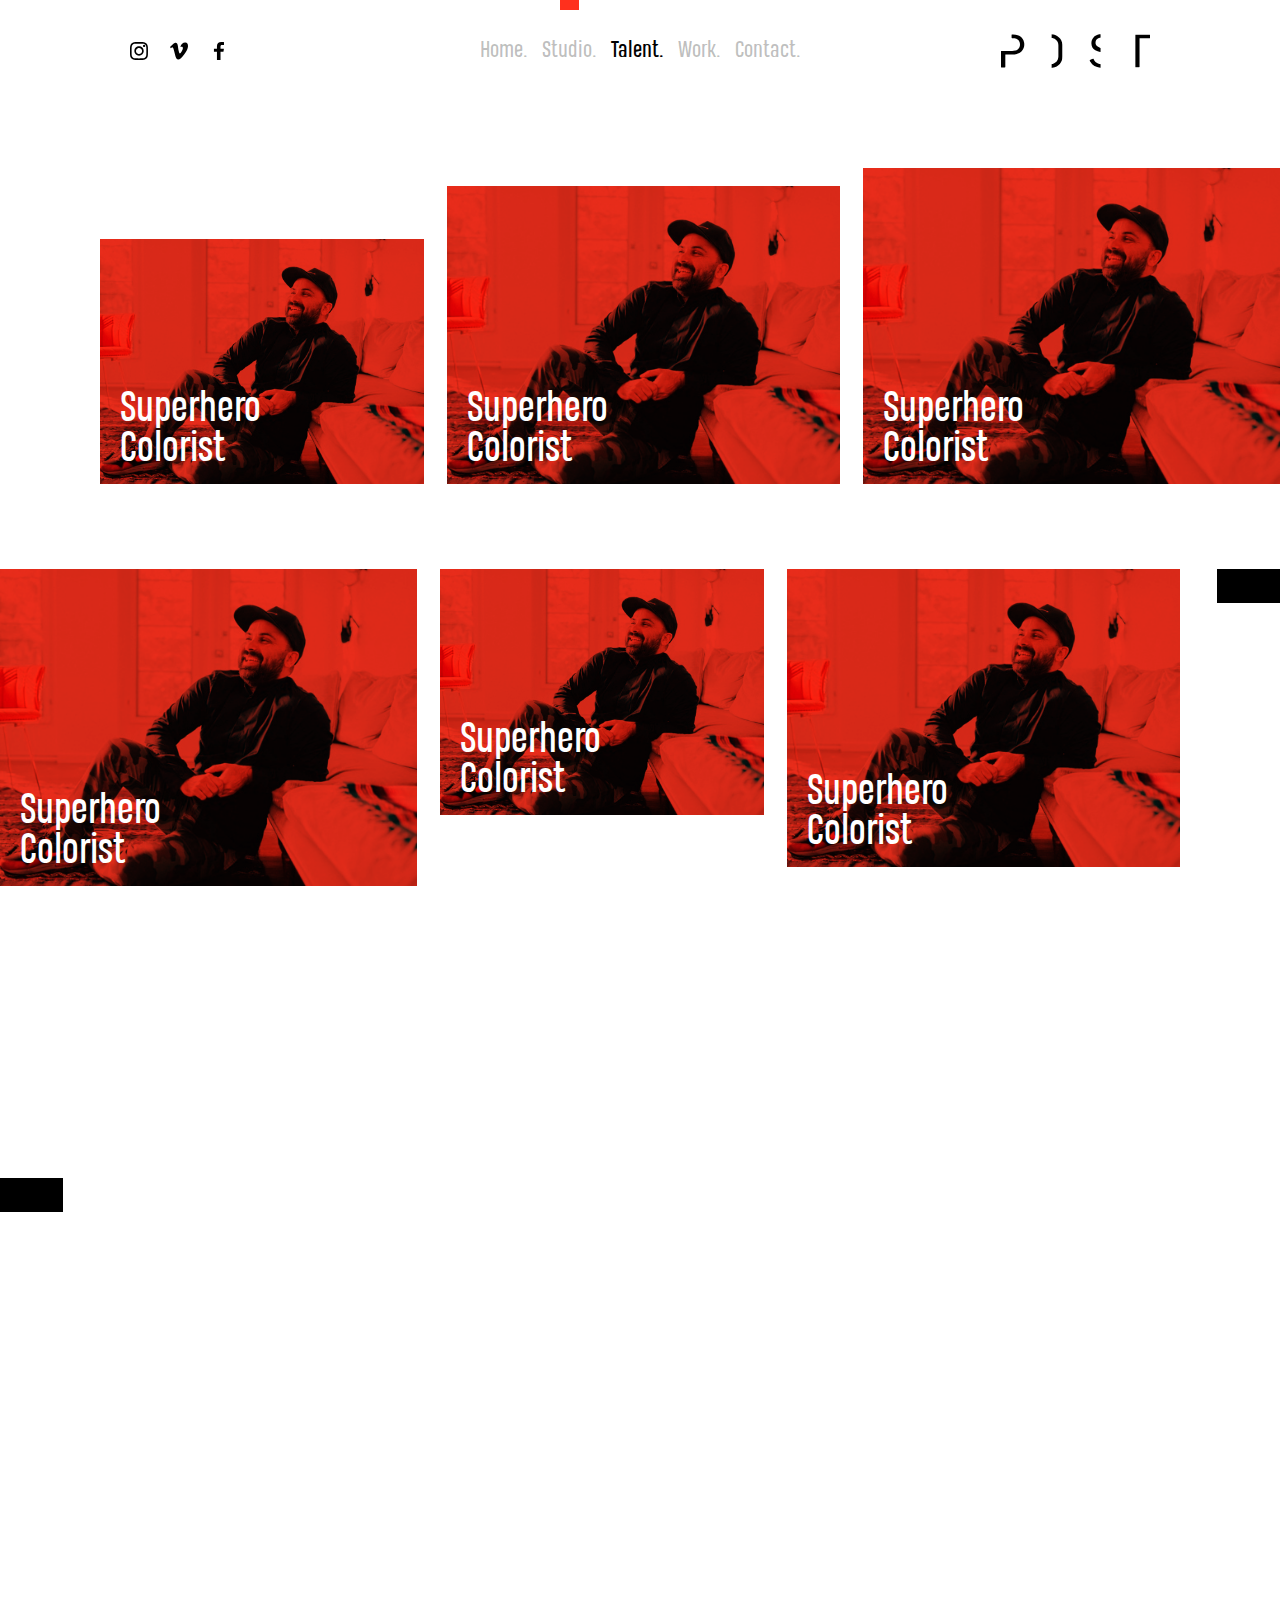
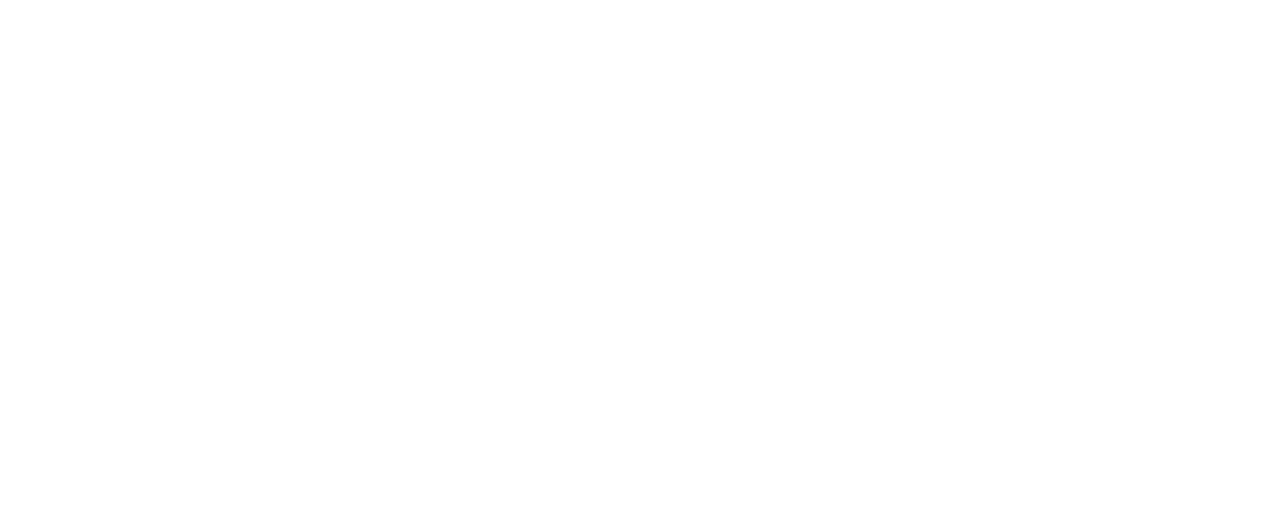
<file: talent.html>
<!DOCTYPE html>
<html lang="en">

<head>
    <meta charset="utf-8">
    <meta name="viewport" content="width=device-width, minimum-scale=1.0, maximum-scale=1.0, initial-scale=1.0, user-scalable=no">
    <meta name="format-detection" content="telephone=no">

    <title>Post | Talent</title>

    <link type="text/css" rel="stylesheet" href="css/plug-in.css">
    <link type="text/css" rel="stylesheet" href="css/style.css">
</head>

<body>
    <div class="main-wrap">

        <!--  Beginning header section -->
        <header class="header">
            <div class="common-wrap clear header-inner">
                <div class="logo-wrap">
                    <a href="index.html" class="main-logo">
                        <img src="svgs/logo.svg" alt="" class="black-icon">
                        <img src="svgs/logo-white.svg" alt="" class="white-icon">
                    </a>
                    <button class="responsive-nav-bar js-nav-bar toggle-nav-bar">
                        <span class="nav-bar"></span><em class="page_title">Talent</em>
                    </button>
                </div>
                <div class="main-navigation js-shutter">
                    <nav class="main-nav">
                        <ul>
                            <li><a href="index.html">Home.</a></li>
                            <li><a href="studio.html">Studio.</a></li>
                            <li class="current-menu-item"><a href="talent.html">Talent.</a></li>
                            <li><a href="work.html">Work.</a></li>
                            <li><a href="contact.html">Contact.</a></li>
                        </ul>
                        <span class="nav-marker"></span>
                    </nav>
                    <div class="social-icon header-social">
                        <a href="#">
                            <img src="svgs/instagram.svg" alt="" class="black-icon">
                            <img src="svgs/header-instagram-social.svg" alt="" class="white-icon">
                        </a>
                        <a href="#">
                            <img src="svgs/vimeo.svg" alt="" class="black-icon">
                            <img src="svgs/header-vimeo-social.svg" alt="" class="white-icon">
                        </a>
                        <a href="#">
                            <img src="svgs/facebook.svg" alt="" class="black-icon">
                            <img src="svgs/header-facebook-social.svg" alt="" class="white-icon">
                        </a>
                    </div>
                </div>
            </div>
        </header>
        <!-- //End header section -->

        <!-- Beginning main content section -->
        <main class="main-content-wrap white_theme talent-content">
            <!-- Begin category -->
            <section class="category-row-container">
                <div class="category-row-wrap">
                    <div class="category-row right-container flex">
                         <div class="category-item">
                            <figure class="mosuecontroller">
                                <a href="talent-single.html"><img src="images/IMG_8777.jpg" alt=""></a>
                                <figcaption class="category-item-content">
                                    <h4 class="white">Superhero Colorist</h4>
                                </figcaption>
                            </figure>
                            <span class="stricktrough">Superhero Colorist</span>
                        </div>
                         <div class="category-item">
                            <figure class="mosuecontroller">
                                <a href="talent-single.html"><img src="images/IMG_8777.jpg" alt=""></a>
                                <figcaption class="category-item-content">
                                    <h4 class="white">Superhero Colorist</h4>
                                </figcaption>
                            </figure>
                            <span class="stricktrough">Superhero Colorist</span>
                        </div>
                         <div class="category-item">
                            <figure class="mosuecontroller">
                                <a href="talent-single.html"><img src="images/IMG_8777.jpg" alt=""></a>
                                <figcaption class="category-item-content">
                                    <h4 class="white">Superhero Colorist</h4>
                                </figcaption>
                            </figure>
                            <span class="stricktrough">Superhero Colorist</span>
                        </div>
                    </div>
                    <div class="category-row flex left-container">
                         <div class="category-item">
                            <figure class="mosuecontroller">
                                <a href="talent-single.html"><img src="images/IMG_8777.jpg" alt=""></a>
                                <figcaption class="category-item-content">
                                    <h4 class="white">Superhero Colorist</h4>
                                </figcaption>
                            </figure>
                            <span class="stricktrough">Superhero Colorist</span>
                        </div>
                         <div class="category-item">
                            <figure class="mosuecontroller">
                                <a href="talent-single.html"><img src="images/IMG_8777.jpg" alt=""></a>
                                <figcaption class="category-item-content">
                                    <h4 class="white">Superhero Colorist</h4>
                                </figcaption>
                            </figure>
                            <span class="stricktrough">Superhero Colorist</span>
                        </div>
                         <div class="category-item">
                            <figure class="mosuecontroller">
                                <a href="talent-single.html"><img src="images/IMG_8777.jpg" alt=""></a>
                                <figcaption class="category-item-content">
                                    <h4 class="white">Superhero Colorist</h4>
                                </figcaption>
                            </figure>
                            <span class="stricktrough">Superhero Colorist</span>
                        </div>
                        <div class="corner-border black-bg"></div>
                    </div>
                    <div class="category-row flex middle-container clear">
                         <div class="category-item animate animate-from-bottom">
                            <figure class="mosuecontroller animate zoome" data-circle="js-circle-1">
                                <a href="talent-single.html"><img src="images/IMG_8777.jpg" alt=""></a>
                                <figcaption class="category-item-content">
                                    <h4 class="white">Superhero Colorist</h4>
                                </figcaption>
                            </figure>
                            <span class="stricktrough">Superhero Colorist</span>
                        </div>
                         <div class="category-item animate animate-from-bottom">
                            <figure class="mosuecontroller animate zoome" data-circle="js-circle-1">
                                <a href="talent-single.html"><img src="images/IMG_8777.jpg" alt=""></a>
                                <figcaption class="category-item-content">
                                    <h4 class="white">Superhero Colorist</h4>
                                </figcaption>
                            </figure>
                            <span class="stricktrough">Superhero Colorist</span>
                        </div>
                         <div class="category-item animate animate-from-bottom">
                            <figure class="mosuecontroller animate zoome" data-circle="js-circle-1">
                                <a href="talent-single.html"><img src="images/IMG_8777.jpg" alt=""></a>
                                <figcaption class="category-item-content">
                                    <h4 class="white">Superhero Colorist</h4>
                                </figcaption>
                            </figure>
                            <span class="stricktrough">Superhero Colorist</span>
                        </div>
                        <div class="corner-border black-bg"></div>
                    </div>
                </div>
                <div class="btn-wrap animate animate-from-bottom">
                    <div class="common-wrap clear">
                        <a href="talent-single.html" class="link-with-border link">Join the <br>Talent</a>
                    </div>
                </div>

            </section>
            <!-- End category -->
        </main>
        <!-- //End main content section -->
        
        <!-- Custom animated cursor pointer
        ===================================== -->
        <figure class="mood_circle cursor" id="cursor">
            <div class="mood_circle__inner">
                <span>Profile</span>
            </div>
        </figure>
        <!-- //End Custom animated cursor pointer -->
        
        <!-- footer -->
        <footer class="footer">
            <div class="common-wrap clear">
                <div class="footer-title animate animate-from-bottom">
                    <h2 class="white">Build new relationships. Connect &amp; inspire.</h2>
                </div>
                <div class="footer-info">
                    <div class="footer-info-row call-on-action animate animate-from-bottom">
                        <a href="tel:0214472107" class="link">021-447 2107</a>
                        <a href="mailto:lee-anne@postct.com" class="link">lee-anne@postct.com</a>
                    </div>
                    <div class="footer-info-row address">
                        <div class="footer-col animate animate-from-bottom">
                            <address class="address-info">Unit B1, Old Castle Brewery, Woodstock, 7705, Cape Town</address>
                            <a href="#" target="_blank" class="get-direction link">Get Directions <img src="images/direction-arrow.png" alt=""></a>
                        </div>
                        <div class="footer-col footer-social-wrap">
                            <div class="social-icon footer-social animate animate-from-bottom">
                                <a href="#" target="_blank">
                                    <img src="svgs/instagram-white.svg" alt="" class="white-icon">
                                    <img src="svgs/instagram-black.svg" alt="" class="black-icon">
                                </a>
                                <a href="#" target="_blank">
                                    <img src="svgs/vimeo-white.svg" alt="" class="white-icon">
                                    <img src="svgs/vimeo-black.svg" alt="" class="black-icon">
                                </a>
                                <a href="#" target="_blank">
                                    <img src="svgs/facebook-white.svg" alt="" class="white-icon">
                                    <img src="svgs/facebook-black.svg" alt="" class="black-icon">
                                </a>
                            </div>
                            <small class="copyright white animate animate-from-bottom">&copy; 2018 POST. All rights reserved. <a href="#" class="white link">Sitemap</a></small>
                        </div>
                    </div>
                </div>
            </div>
        </footer>
        <!-- End footer -->
    </div>

    <script type="text/javascript" src="scripts/jquery-3.3.1.min.js"></script>
    <script type="text/javascript" src="scripts/plug-in.js"></script>
    <script type="text/javascript" src="scripts/common-scripts.js"></script>
</body>

</html>
</file>
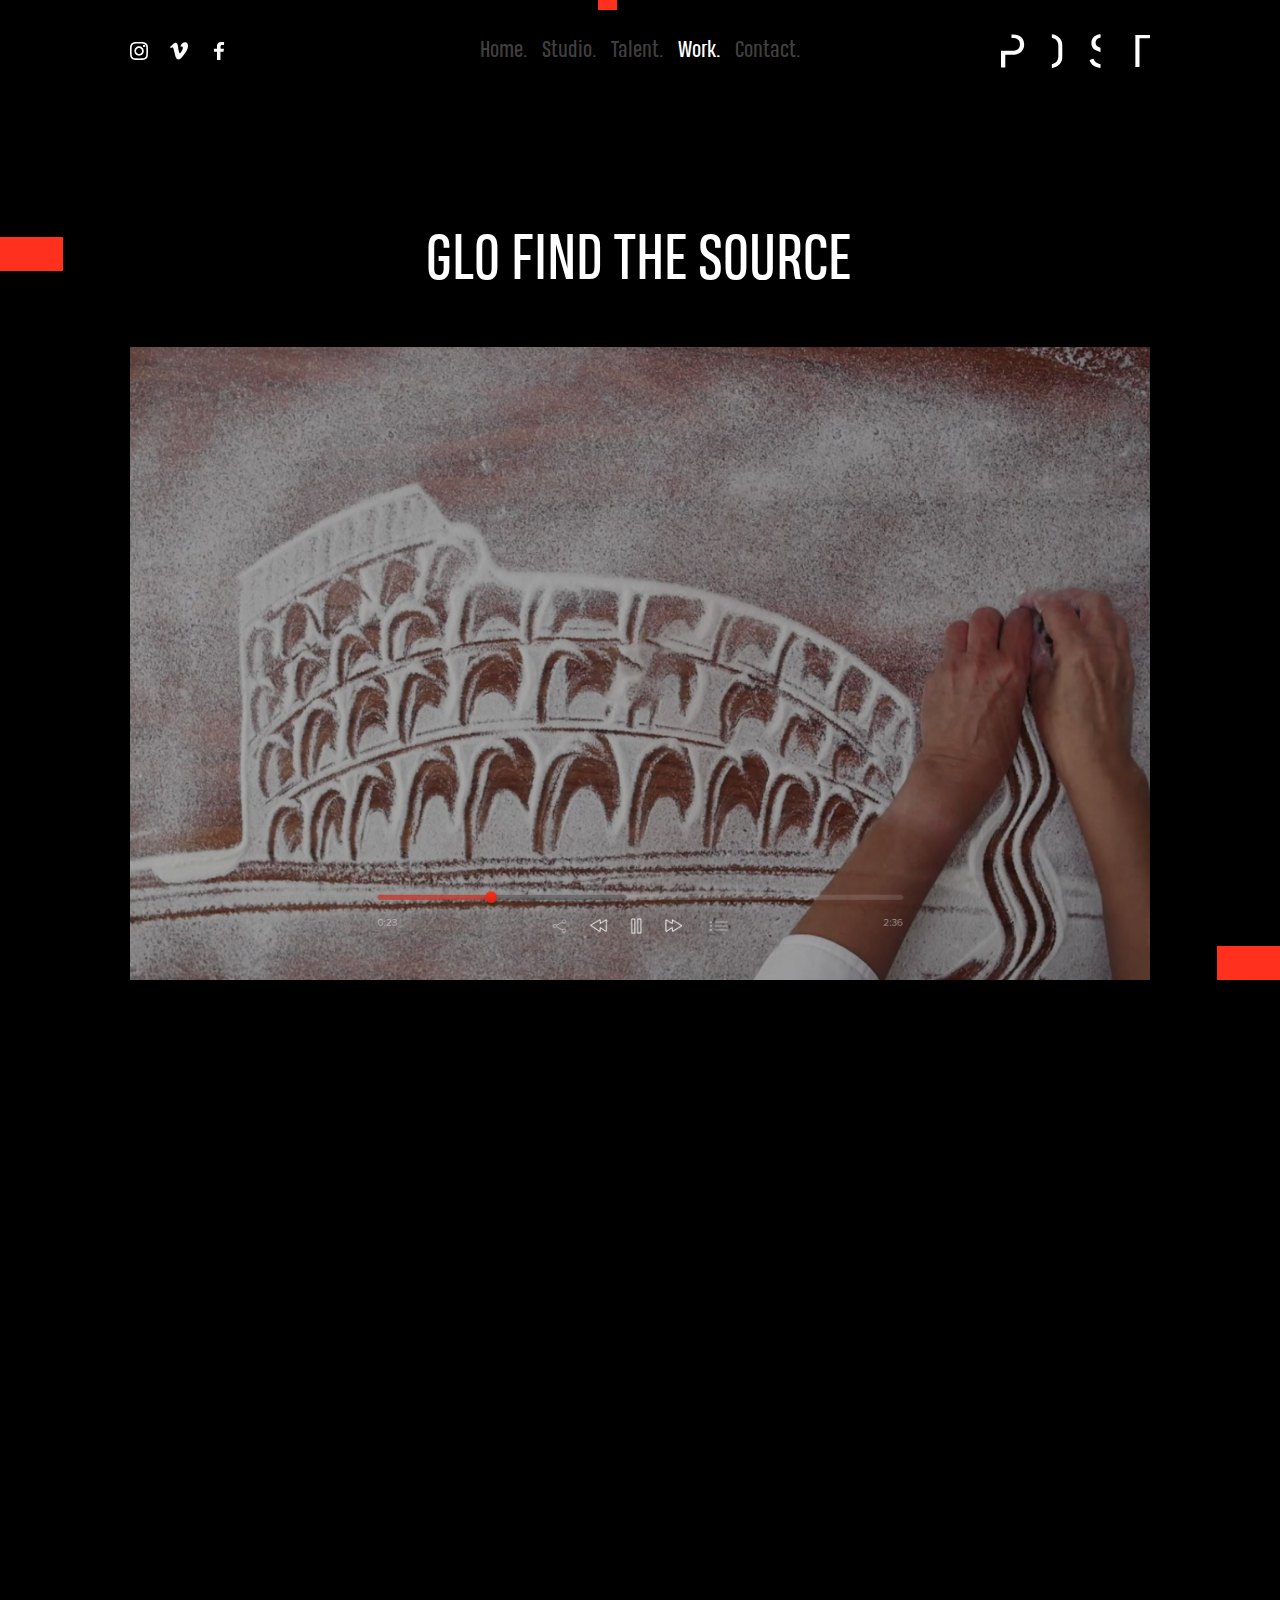
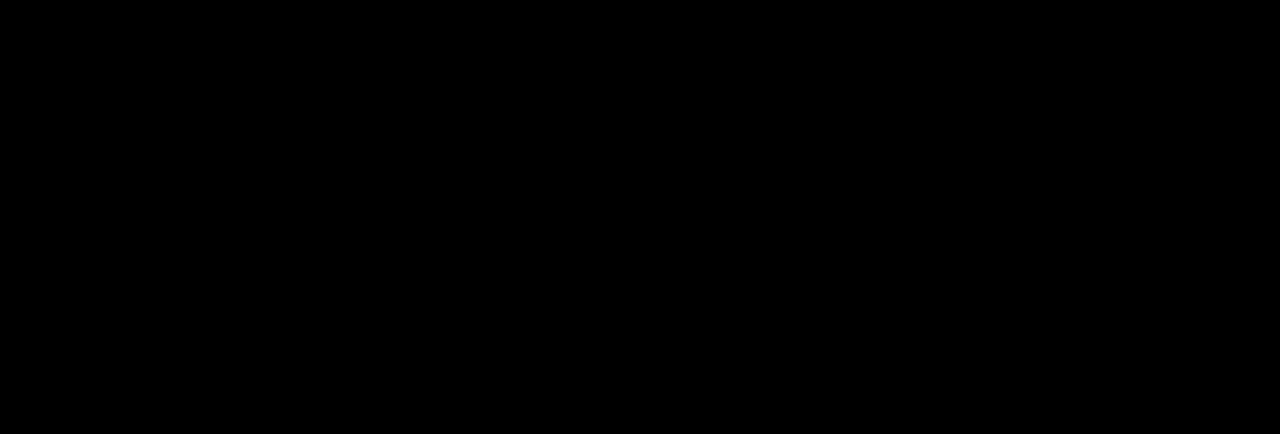
<file: work-single.html>
<!DOCTYPE html>
<html lang="en">

<head>
    <meta charset="utf-8">
    <meta name="viewport" content="width=device-width, minimum-scale=1.0, maximum-scale=1.0, initial-scale=1.0, user-scalable=no">
    <meta name="format-detection" content="telephone=no">

    <title>Post | Work Single</title>

    <link type="text/css" rel="stylesheet" href="css/plug-in.css">
    <link type="text/css" rel="stylesheet" href="css/style.css">
</head>

<body>
    <div class="main-wrap">

        <!--  Beginning header section -->
        <header class="header">
            <div class="common-wrap clear header-inner">
                <div class="logo-wrap">
                    <a href="index.html" class="main-logo">
                        <img src="svgs/logo.svg" alt="" class="black-icon">
                        <img src="svgs/logo-white.svg" alt="" class="white-icon">
                    </a>
                    <button class="responsive-nav-bar js-nav-bar toggle-nav-bar">
                        <span class="nav-bar"></span><em class="page_title">Work</em>
                    </button>
                </div>
                <div class="main-navigation js-shutter">
                    <nav class="main-nav">
                        <ul>
                            <li><a href="index.html">Home.</a></li>
                            <li><a href="studio.html">Studio.</a></li>
                            <li><a href="talent.html">Talent.</a></li>
                            <li class="current-menu-item"><a href="work.html">Work.</a></li>
                            <li><a href="contact.html">Contact.</a></li>
                        </ul>
                        <span class="nav-marker"></span>
                    </nav>
                    <div class="social-icon header-social">
                        <a href="#">
                            <img src="svgs/instagram.svg" alt="" class="black-icon">
                            <img src="svgs/header-instagram-social.svg" alt="" class="white-icon">
                        </a>
                        <a href="#">
                            <img src="svgs/vimeo.svg" alt="" class="black-icon">
                            <img src="svgs/header-vimeo-social.svg" alt="" class="white-icon">
                        </a>
                        <a href="#">
                            <img src="svgs/facebook.svg" alt="" class="black-icon">
                            <img src="svgs/header-facebook-social.svg" alt="" class="white-icon">
                        </a>
                    </div>
                </div>
            </div>
        </header>
        <!-- //End header section -->

        <!-- Beginning main content section -->
        <main class="main-content-wrap work-single-content black_theme">

            <section class="work-single-section">
                <div class="corner-border red-bg"></div>
                <div class="common-wrap md-container clear">
                    <h2 class="white text-center">GLO FIND THE SOURCE</h2>
                    <div class="work-single-video">
                        <figure>
                            <img src="images/single-work.jpg" alt="">
                        </figure>
                    </div>
                </div>
                <div class="corner-border red-bg bottom"></div>
            </section>

            <section class="single-next text-center animate animate-from-bottom">
                <div class="common-wrap clear">
                    <h2 class="text-fill"><span data-text="BACK TO BROWSE">BACK TO BROWSE</span></h2>
                    <h4><small class="gray">NEXT UP</small><a href="#" class="link white">GLO FIND THE SOURCE</a></h4>
                </div>
            </section>  
            <div class="mood_circle cursor" id="cursorplay">
                <div class="mood_circle__inner">
                    <a href="#" class="playPause js-playTrigger">Play</a>
                </div>
            </div>         
        </main>
        <!-- //End main content section -->

        <!-- footer -->
        <footer class="footer">
            <div class="common-wrap clear">
                <div class="footer-title animate animate-from-bottom">
                    <h2 class="white">Build new relationships. Connect and inspire.</h2>
                </div>
                <div class="footer-info">
                    <div class="footer-info-row call-on-action animate animate-from-bottom">
                        <a href="tel:0214472107" class="link">021-447 2107</a>
                        <a href="mailto:lee-anne@postct.com" class="link">lee-anne@postct.com</a>
                    </div>
                    <div class="footer-info-row address">
                        <div class="footer-col animate animate-from-bottom">
                            <address class="address-info">Unit B1, Old Castle Brewery, Woodstock, 7705, Cape Town</address>
                            <a href="#" target="_blank" class="get-direction link">Get Directions <img src="images/direction-arrow.png" alt=""></a>
                        </div>
                        <div class="footer-col footer-social-wrap">
                            <div class="social-icon footer-social animate animate-from-bottom">
                                <a href="#" target="_blank">
                                    <img src="svgs/instagram-white.svg" alt="" class="white-icon">
                                    <img src="svgs/instagram-black.svg" alt="" class="black-icon">
                                </a>
                                <a href="#" target="_blank">
                                    <img src="svgs/vimeo-white.svg" alt="" class="white-icon">
                                    <img src="svgs/vimeo-black.svg" alt="" class="black-icon">
                                </a>
                                <a href="#" target="_blank">
                                    <img src="svgs/facebook-white.svg" alt="" class="white-icon">
                                    <img src="svgs/facebook-black.svg" alt="" class="black-icon">
                                </a>
                            </div>
                            <small class="copyright white animate animate-from-bottom">&copy; 2018 POST. All rights reserved. <a href="#" class="white link">Sitemap</a></small>
                        </div>
                    </div>
                </div>
            </div>
        </footer>
        <!-- End footer -->
    </div>

    <script type="text/javascript" src="scripts/jquery-3.3.1.min.js"></script>
    <script type="text/javascript" src="scripts/plug-in.js"></script>
    <script type="text/javascript" src="scripts/common-scripts.js"></script>
</body>

</html>
</file>
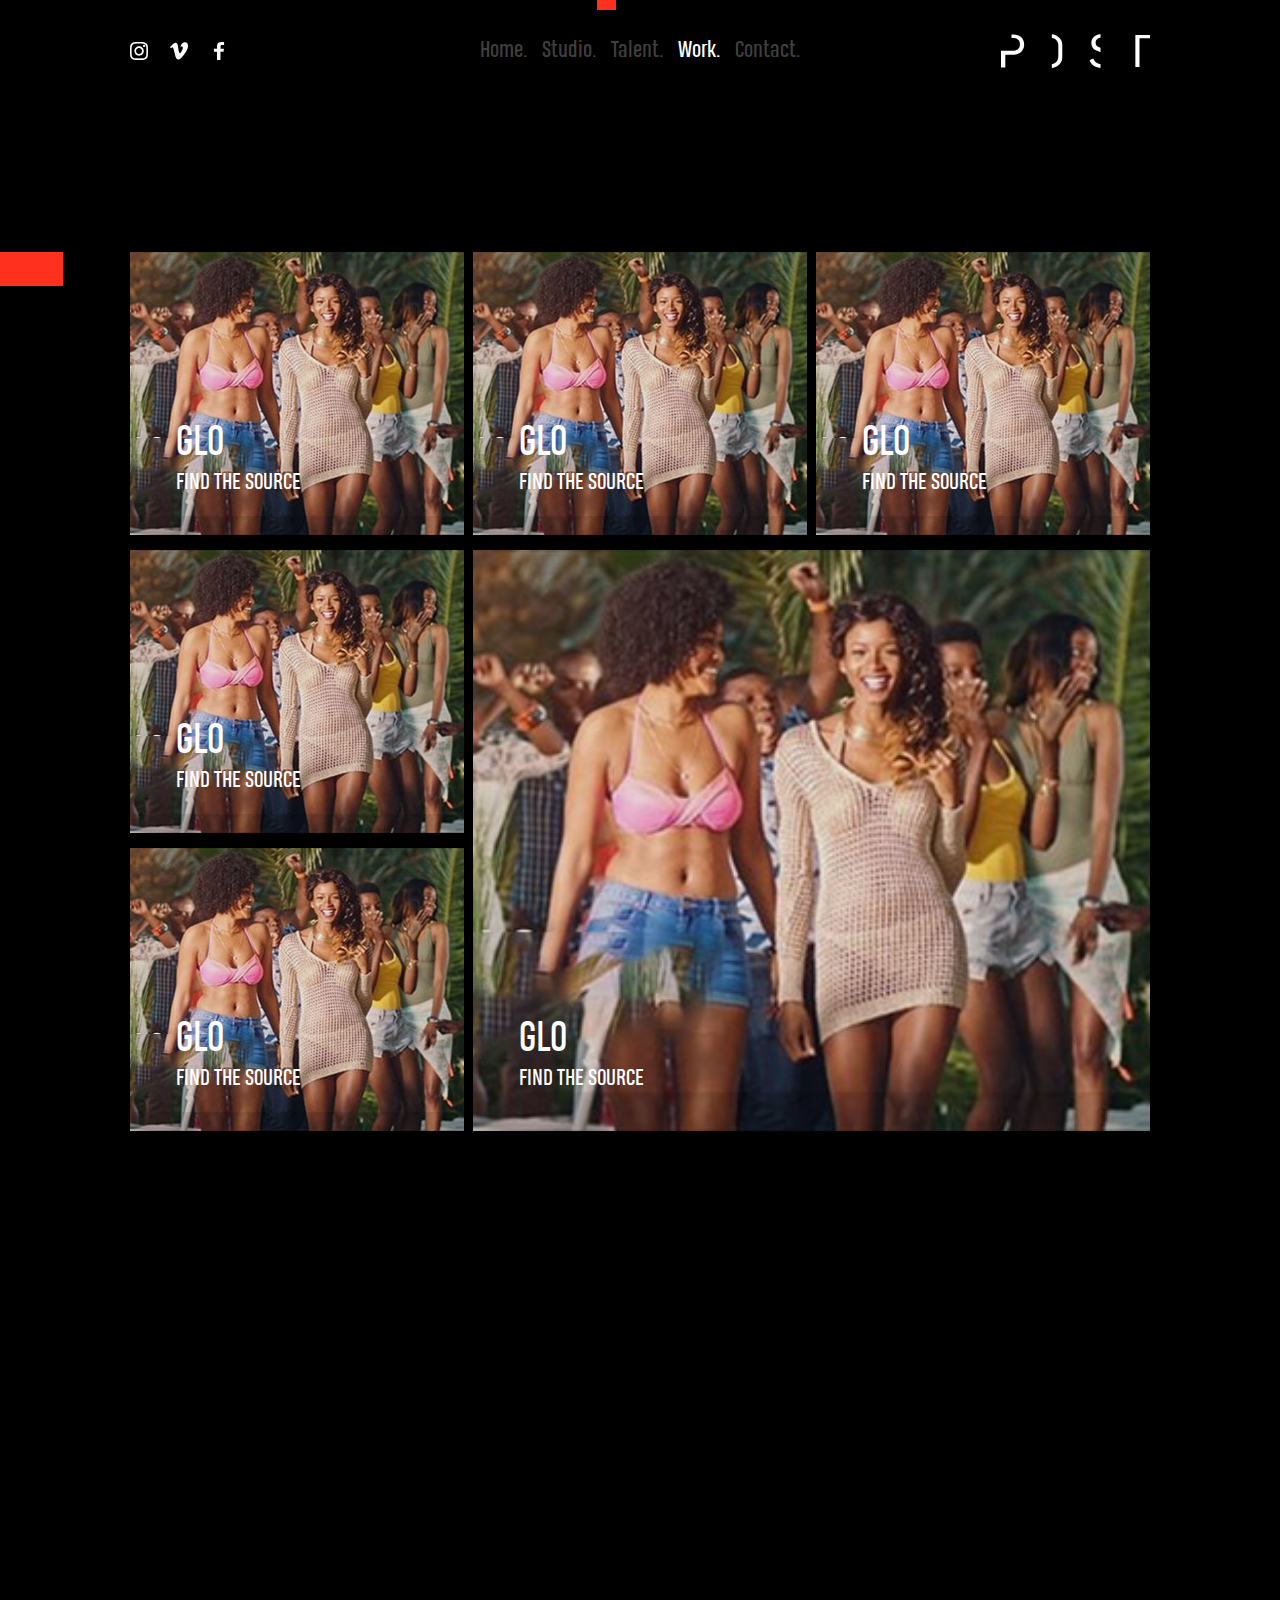
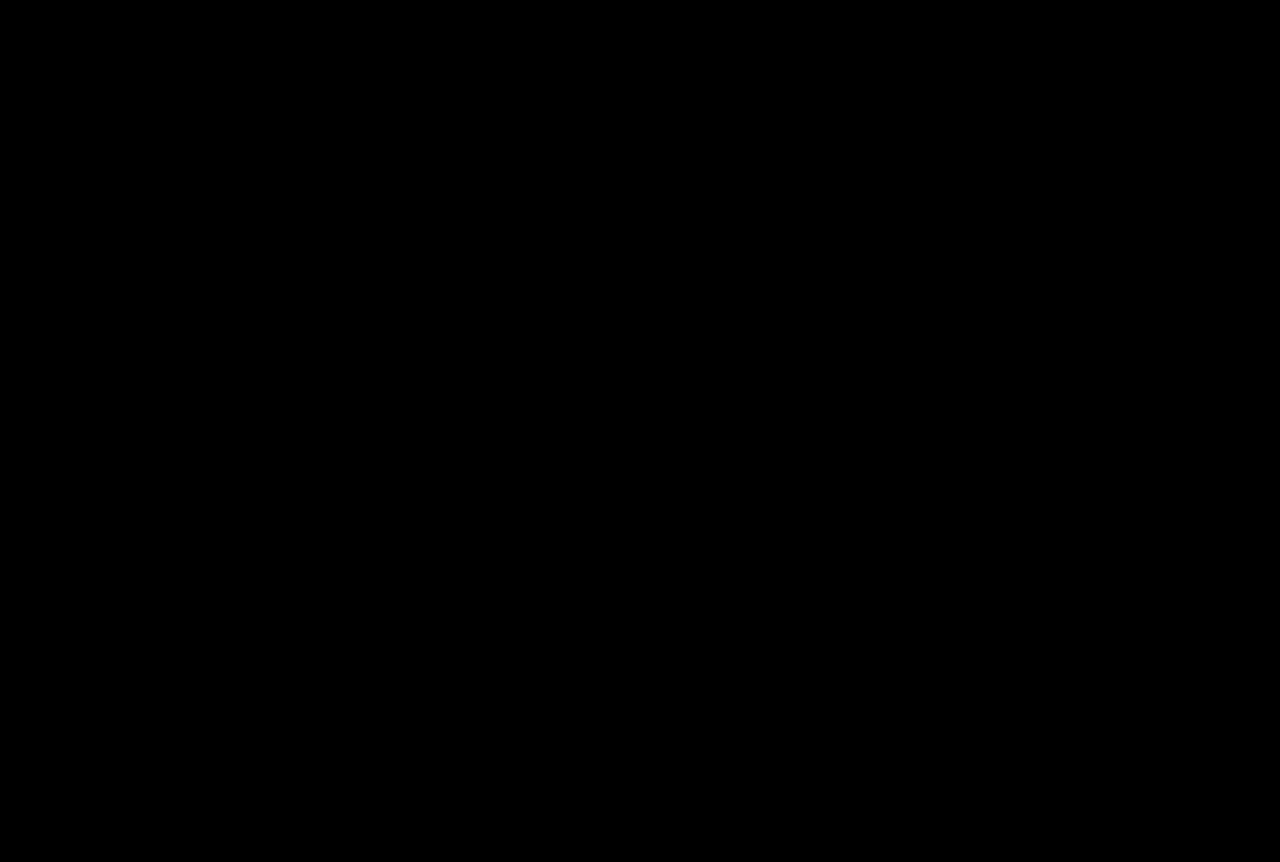
<file: work.html>
<!DOCTYPE html>
<html lang="en">

<head>
    <meta charset="utf-8">
    <meta name="viewport" content="width=device-width, minimum-scale=1.0, maximum-scale=1.0, initial-scale=1.0, user-scalable=no">
    <meta name="format-detection" content="telephone=no">

    <title>Post | Work</title>

    <link type="text/css" rel="stylesheet" href="css/plug-in.css">
    <link type="text/css" rel="stylesheet" href="css/style.css">
</head>

<body>
    <div class="main-wrap">

        <!--  Beginning header section -->
        <header class="header">
            <div class="common-wrap clear header-inner">
                <div class="logo-wrap">
                    <a href="index.html" class="main-logo">
                        <img src="svgs/logo.svg" alt="" class="black-icon">
                        <img src="svgs/logo-white.svg" alt="" class="white-icon">
                    </a>
                    <button class="responsive-nav-bar js-nav-bar toggle-nav-bar">
                        <span class="nav-bar"></span><em class="page_title">Work</em>
                    </button>
                </div>
                <div class="main-navigation js-shutter">
                    <nav class="main-nav">
                        <ul>
                            <li><a href="index.html">Home.</a></li>
                            <li><a href="studio.html">Studio.</a></li>
                            <li><a href="talent.html">Talent.</a></li>
                            <li class="current-menu-item"><a href="work.html">Work.</a></li>
                            <li><a href="contact.html">Contact.</a></li>
                        </ul>
                        <span class="nav-marker"></span>
                    </nav>
                    <div class="social-icon header-social">
                        <a href="#">
                            <img src="svgs/instagram.svg" alt="" class="black-icon">
                            <img src="svgs/header-instagram-social.svg" alt="" class="white-icon">
                        </a>
                        <a href="#">
                            <img src="svgs/vimeo.svg" alt="" class="black-icon">
                            <img src="svgs/header-vimeo-social.svg" alt="" class="white-icon">
                        </a>
                        <a href="#">
                            <img src="svgs/facebook.svg" alt="" class="black-icon">
                            <img src="svgs/header-facebook-social.svg" alt="" class="white-icon">
                        </a>
                    </div>
                </div>
            </div>
        </header>
        <!-- //End header section -->

        <!-- Beginning main content section -->
        <main class="main-content-wrap work-content black_theme">
            <section class="work-row-container">
                <div class="corner-border red-bg"></div>
                <div class="common-wrap clear">
                    <div class="work-row">
                        <a href="work-single.html" class="work-item" style="background-image: url(images/item-1.jpg)">
                            <div class="item-content white">
                                <h4>GLO</h4>
                                <h6>FIND THE SOURCE</h6>
                            </div>
                            <div class="play-icon">
                                <div>
                                    <svg width="40px" height="40px" viewBox="0 0 63 63" version="1.1" xmlns="http://www.w3.org/2000/svg" xmlns:xlink="http://www.w3.org/1999/xlink">
                                        <title>play-right-arrow-control-circular-button copy 5</title>
                                        <desc>Created with Sketch.</desc>
                                        <g id="Page-1" stroke="none" stroke-width="1" fill="none" fill-rule="evenodd">
                                            <g id="Home-HD" transform="translate(-252.000000, -746.000000)">
                                                <g id="Play-showreel-Copy" transform="translate(209.000000, 746.000000)">
                                                    <g id="Video-play">
                                                        <g id="play-right-arrow-control-circular-button-copy-6" transform="translate(43.000000, 0.000000)">
                                                            <path d="M31.5004481,0 C14.1310589,0 0,14.1310589 0,31.5004481 C0,48.8689411 14.1310589,63 31.5004481,63 C48.8689411,63 63,48.8689411 63,31.5004481 C63,14.1310589 48.8689411,0 31.5004481,0 Z M31.5004577,57.8219178 C16.9853438,57.8219178 5.17808219,46.0146562 5.17808219,31.5004577 C5.17808219,16.9890055 16.9853438,5.17808219 31.5004577,5.17808219 C46.0146562,5.17808219 57.8219178,16.9890055 57.8219178,31.5004577 C57.8219178,46.0146562 46.0146562,57.8219178 31.5004577,57.8219178 Z" id="play-right-arrow-control-circular-button-copy-5" fill="#FF301D"></path>
                                                            <polygon class="play-triangle" id="Path" fill="#FFFFFF" points="26.7534247 39.6986301 40.5616438 31.0689433 26.7534247 22.4383562"></polygon>
                                                        </g>
                                                    </g>
                                                </g>
                                            </g>
                                        </g>
                                    </svg>
                                </div>
                            </div>
                        </a>
                        <a href="work-single.html" class="work-item" style="background-image: url(images/item-1.jpg)">
                            <div class="item-content white">
                                <h4>GLO</h4>
                                <h6>FIND THE SOURCE</h6>
                            </div>
                            <div class="play-icon">
                                <div>
                                    <svg width="40px" height="40px" viewBox="0 0 63 63" version="1.1" xmlns="http://www.w3.org/2000/svg" xmlns:xlink="http://www.w3.org/1999/xlink">
                                        <title>play-right-arrow-control-circular-button copy 5</title>
                                        <desc>Created with Sketch.</desc>
                                        <g id="Page-1" stroke="none" stroke-width="1" fill="none" fill-rule="evenodd">
                                            <g id="Home-HD" transform="translate(-252.000000, -746.000000)">
                                                <g id="Play-showreel-Copy" transform="translate(209.000000, 746.000000)">
                                                    <g id="Video-play">
                                                        <g id="play-right-arrow-control-circular-button-copy-6" transform="translate(43.000000, 0.000000)">
                                                            <path d="M31.5004481,0 C14.1310589,0 0,14.1310589 0,31.5004481 C0,48.8689411 14.1310589,63 31.5004481,63 C48.8689411,63 63,48.8689411 63,31.5004481 C63,14.1310589 48.8689411,0 31.5004481,0 Z M31.5004577,57.8219178 C16.9853438,57.8219178 5.17808219,46.0146562 5.17808219,31.5004577 C5.17808219,16.9890055 16.9853438,5.17808219 31.5004577,5.17808219 C46.0146562,5.17808219 57.8219178,16.9890055 57.8219178,31.5004577 C57.8219178,46.0146562 46.0146562,57.8219178 31.5004577,57.8219178 Z" id="play-right-arrow-control-circular-button-copy-5" fill="#FF301D"></path>
                                                            <polygon class="play-triangle" id="Path" fill="#FFFFFF" points="26.7534247 39.6986301 40.5616438 31.0689433 26.7534247 22.4383562"></polygon>
                                                        </g>
                                                    </g>
                                                </g>
                                            </g>
                                        </g>
                                    </svg>
                                </div>
                            </div>
                        </a>
                        <a href="work-single.html" class="work-item" style="background-image: url(images/item-1.jpg)">
                            <div class="item-content white">
                                <h4>GLO</h4>
                                <h6>FIND THE SOURCE</h6>
                            </div>
                            <div class="play-icon">
                                <div>
                                    <svg width="40px" height="40px" viewBox="0 0 63 63" version="1.1" xmlns="http://www.w3.org/2000/svg" xmlns:xlink="http://www.w3.org/1999/xlink">
                                        <title>play-right-arrow-control-circular-button copy 5</title>
                                        <desc>Created with Sketch.</desc>
                                        <g id="Page-1" stroke="none" stroke-width="1" fill="none" fill-rule="evenodd">
                                            <g id="Home-HD" transform="translate(-252.000000, -746.000000)">
                                                <g id="Play-showreel-Copy" transform="translate(209.000000, 746.000000)">
                                                    <g id="Video-play">
                                                        <g id="play-right-arrow-control-circular-button-copy-6" transform="translate(43.000000, 0.000000)">
                                                            <path d="M31.5004481,0 C14.1310589,0 0,14.1310589 0,31.5004481 C0,48.8689411 14.1310589,63 31.5004481,63 C48.8689411,63 63,48.8689411 63,31.5004481 C63,14.1310589 48.8689411,0 31.5004481,0 Z M31.5004577,57.8219178 C16.9853438,57.8219178 5.17808219,46.0146562 5.17808219,31.5004577 C5.17808219,16.9890055 16.9853438,5.17808219 31.5004577,5.17808219 C46.0146562,5.17808219 57.8219178,16.9890055 57.8219178,31.5004577 C57.8219178,46.0146562 46.0146562,57.8219178 31.5004577,57.8219178 Z" id="play-right-arrow-control-circular-button-copy-5" fill="#FF301D"></path>
                                                            <polygon class="play-triangle" id="Path" fill="#FFFFFF" points="26.7534247 39.6986301 40.5616438 31.0689433 26.7534247 22.4383562"></polygon>
                                                        </g>
                                                    </g>
                                                </g>
                                            </g>
                                        </g>
                                    </svg>
                                </div>
                            </div>
                        </a>
                    </div>    
                    
                    <div class="work-row has-work-column">
                    <a href="work-single.html" class="work-item" style="background-image: url(images/item-1.jpg)">
                            <div class="item-content white">
                                <h4>GLO</h4>
                                <h6>FIND THE SOURCE</h6>
                            </div>
                            <div class="play-icon">
                                <div>
                                    <svg width="40px" height="40px" viewBox="0 0 63 63" version="1.1" xmlns="http://www.w3.org/2000/svg" xmlns:xlink="http://www.w3.org/1999/xlink">
                                        <title>play-right-arrow-control-circular-button copy 5</title>
                                        <desc>Created with Sketch.</desc>
                                        <g id="Page-1" stroke="none" stroke-width="1" fill="none" fill-rule="evenodd">
                                            <g id="Home-HD" transform="translate(-252.000000, -746.000000)">
                                                <g id="Play-showreel-Copy" transform="translate(209.000000, 746.000000)">
                                                    <g id="Video-play">
                                                        <g id="play-right-arrow-control-circular-button-copy-6" transform="translate(43.000000, 0.000000)">
                                                            <path d="M31.5004481,0 C14.1310589,0 0,14.1310589 0,31.5004481 C0,48.8689411 14.1310589,63 31.5004481,63 C48.8689411,63 63,48.8689411 63,31.5004481 C63,14.1310589 48.8689411,0 31.5004481,0 Z M31.5004577,57.8219178 C16.9853438,57.8219178 5.17808219,46.0146562 5.17808219,31.5004577 C5.17808219,16.9890055 16.9853438,5.17808219 31.5004577,5.17808219 C46.0146562,5.17808219 57.8219178,16.9890055 57.8219178,31.5004577 C57.8219178,46.0146562 46.0146562,57.8219178 31.5004577,57.8219178 Z" id="play-right-arrow-control-circular-button-copy-5" fill="#FF301D"></path>
                                                            <polygon class="play-triangle" id="Path" fill="#FFFFFF" points="26.7534247 39.6986301 40.5616438 31.0689433 26.7534247 22.4383562"></polygon>
                                                        </g>
                                                    </g>
                                                </g>
                                            </g>
                                        </g>
                                    </svg>
                                </div>
                            </div>
                        </a>
                        <a href="work-single.html" class="work-item" style="background-image: url(images/item-1.jpg)">
                            <div class="item-content white">
                                <h4>GLO</h4>
                                <h6>FIND THE SOURCE</h6>
                            </div>
                            <div class="play-icon">
                                <div>
                                    <svg width="40px" height="40px" viewBox="0 0 63 63" version="1.1" xmlns="http://www.w3.org/2000/svg" xmlns:xlink="http://www.w3.org/1999/xlink">
                                        <title>play-right-arrow-control-circular-button copy 5</title>
                                        <desc>Created with Sketch.</desc>
                                        <g id="Page-1" stroke="none" stroke-width="1" fill="none" fill-rule="evenodd">
                                            <g id="Home-HD" transform="translate(-252.000000, -746.000000)">
                                                <g id="Play-showreel-Copy" transform="translate(209.000000, 746.000000)">
                                                    <g id="Video-play">
                                                        <g id="play-right-arrow-control-circular-button-copy-6" transform="translate(43.000000, 0.000000)">
                                                            <path d="M31.5004481,0 C14.1310589,0 0,14.1310589 0,31.5004481 C0,48.8689411 14.1310589,63 31.5004481,63 C48.8689411,63 63,48.8689411 63,31.5004481 C63,14.1310589 48.8689411,0 31.5004481,0 Z M31.5004577,57.8219178 C16.9853438,57.8219178 5.17808219,46.0146562 5.17808219,31.5004577 C5.17808219,16.9890055 16.9853438,5.17808219 31.5004577,5.17808219 C46.0146562,5.17808219 57.8219178,16.9890055 57.8219178,31.5004577 C57.8219178,46.0146562 46.0146562,57.8219178 31.5004577,57.8219178 Z" id="play-right-arrow-control-circular-button-copy-5" fill="#FF301D"></path>
                                                            <polygon class="play-triangle" id="Path" fill="#FFFFFF" points="26.7534247 39.6986301 40.5616438 31.0689433 26.7534247 22.4383562"></polygon>
                                                        </g>
                                                    </g>
                                                </g>
                                            </g>
                                        </g>
                                    </svg>
                                </div>
                            </div>
                        </a>
                        <a href="work-single.html" class="work-item" style="background-image: url(images/item-1.jpg)">
                            <div class="item-content white">
                                <h4>GLO</h4>
                                <h6>FIND THE SOURCE</h6>
                            </div>
                            <div class="play-icon">
                                <div>
                                    <svg width="40px" height="40px" viewBox="0 0 63 63" version="1.1" xmlns="http://www.w3.org/2000/svg" xmlns:xlink="http://www.w3.org/1999/xlink">
                                        <title>play-right-arrow-control-circular-button copy 5</title>
                                        <desc>Created with Sketch.</desc>
                                        <g id="Page-1" stroke="none" stroke-width="1" fill="none" fill-rule="evenodd">
                                            <g id="Home-HD" transform="translate(-252.000000, -746.000000)">
                                                <g id="Play-showreel-Copy" transform="translate(209.000000, 746.000000)">
                                                    <g id="Video-play">
                                                        <g id="play-right-arrow-control-circular-button-copy-6" transform="translate(43.000000, 0.000000)">
                                                            <path d="M31.5004481,0 C14.1310589,0 0,14.1310589 0,31.5004481 C0,48.8689411 14.1310589,63 31.5004481,63 C48.8689411,63 63,48.8689411 63,31.5004481 C63,14.1310589 48.8689411,0 31.5004481,0 Z M31.5004577,57.8219178 C16.9853438,57.8219178 5.17808219,46.0146562 5.17808219,31.5004577 C5.17808219,16.9890055 16.9853438,5.17808219 31.5004577,5.17808219 C46.0146562,5.17808219 57.8219178,16.9890055 57.8219178,31.5004577 C57.8219178,46.0146562 46.0146562,57.8219178 31.5004577,57.8219178 Z" id="play-right-arrow-control-circular-button-copy-5" fill="#FF301D"></path>
                                                            <polygon class="play-triangle" id="Path" fill="#FFFFFF" points="26.7534247 39.6986301 40.5616438 31.0689433 26.7534247 22.4383562"></polygon>
                                                        </g>
                                                    </g>
                                                </g>
                                            </g>
                                        </g>
                                    </svg>
                                </div>
                            </div>
                        </a>
                    </div> 
                    
                    <div class="work-row has-work-column">
                     <a href="work-single.html" class="work-item animate zoome animate-from-bottom" style="background-image: url(images/item-1.jpg)">
                            <div class="item-content white">
                                <h4>GLO</h4>
                                <h6>FIND THE SOURCE</h6>
                            </div>
                            <div class="play-icon">
                                <div>
                                    <svg width="40px" height="40px" viewBox="0 0 63 63" version="1.1" xmlns="http://www.w3.org/2000/svg" xmlns:xlink="http://www.w3.org/1999/xlink">
                                        <title>play-right-arrow-control-circular-button copy 5</title>
                                        <desc>Created with Sketch.</desc>
                                        <g id="Page-1" stroke="none" stroke-width="1" fill="none" fill-rule="evenodd">
                                            <g id="Home-HD" transform="translate(-252.000000, -746.000000)">
                                                <g id="Play-showreel-Copy" transform="translate(209.000000, 746.000000)">
                                                    <g id="Video-play">
                                                        <g id="play-right-arrow-control-circular-button-copy-6" transform="translate(43.000000, 0.000000)">
                                                            <path d="M31.5004481,0 C14.1310589,0 0,14.1310589 0,31.5004481 C0,48.8689411 14.1310589,63 31.5004481,63 C48.8689411,63 63,48.8689411 63,31.5004481 C63,14.1310589 48.8689411,0 31.5004481,0 Z M31.5004577,57.8219178 C16.9853438,57.8219178 5.17808219,46.0146562 5.17808219,31.5004577 C5.17808219,16.9890055 16.9853438,5.17808219 31.5004577,5.17808219 C46.0146562,5.17808219 57.8219178,16.9890055 57.8219178,31.5004577 C57.8219178,46.0146562 46.0146562,57.8219178 31.5004577,57.8219178 Z" id="play-right-arrow-control-circular-button-copy-5" fill="#FF301D"></path>
                                                            <polygon class="play-triangle" id="Path" fill="#FFFFFF" points="26.7534247 39.6986301 40.5616438 31.0689433 26.7534247 22.4383562"></polygon>
                                                        </g>
                                                    </g>
                                                </g>
                                            </g>
                                        </g>
                                    </svg>
                                </div>
                            </div>
                        </a>
                        <a href="work-single.html" class="work-item animate zoome animate-from-bottom" style="background-image: url(images/item-1.jpg)">
                            <div class="item-content white">
                                <h4>GLO</h4>
                                <h6>FIND THE SOURCE</h6>
                            </div>
                            <div class="play-icon">
                                <div>
                                    <svg width="40px" height="40px" viewBox="0 0 63 63" version="1.1" xmlns="http://www.w3.org/2000/svg" xmlns:xlink="http://www.w3.org/1999/xlink">
                                        <title>play-right-arrow-control-circular-button copy 5</title>
                                        <desc>Created with Sketch.</desc>
                                        <g id="Page-1" stroke="none" stroke-width="1" fill="none" fill-rule="evenodd">
                                            <g id="Home-HD" transform="translate(-252.000000, -746.000000)">
                                                <g id="Play-showreel-Copy" transform="translate(209.000000, 746.000000)">
                                                    <g id="Video-play">
                                                        <g id="play-right-arrow-control-circular-button-copy-6" transform="translate(43.000000, 0.000000)">
                                                            <path d="M31.5004481,0 C14.1310589,0 0,14.1310589 0,31.5004481 C0,48.8689411 14.1310589,63 31.5004481,63 C48.8689411,63 63,48.8689411 63,31.5004481 C63,14.1310589 48.8689411,0 31.5004481,0 Z M31.5004577,57.8219178 C16.9853438,57.8219178 5.17808219,46.0146562 5.17808219,31.5004577 C5.17808219,16.9890055 16.9853438,5.17808219 31.5004577,5.17808219 C46.0146562,5.17808219 57.8219178,16.9890055 57.8219178,31.5004577 C57.8219178,46.0146562 46.0146562,57.8219178 31.5004577,57.8219178 Z" id="play-right-arrow-control-circular-button-copy-5" fill="#FF301D"></path>
                                                            <polygon class="play-triangle" id="Path" fill="#FFFFFF" points="26.7534247 39.6986301 40.5616438 31.0689433 26.7534247 22.4383562"></polygon>
                                                        </g>
                                                    </g>
                                                </g>
                                            </g>
                                        </g>
                                    </svg>
                                </div>
                            </div>
                        </a>
                        <a href="work-single.html" class="work-item animate zoome animate-from-bottom" style="background-image: url(images/item-1.jpg)">
                            <div class="item-content white">
                                <h4>GLO</h4>
                                <h6>FIND THE SOURCE</h6>
                            </div>
                            <div class="play-icon">
                                <div>
                                    <svg width="40px" height="40px" viewBox="0 0 63 63" version="1.1" xmlns="http://www.w3.org/2000/svg" xmlns:xlink="http://www.w3.org/1999/xlink">
                                        <title>play-right-arrow-control-circular-button copy 5</title>
                                        <desc>Created with Sketch.</desc>
                                        <g id="Page-1" stroke="none" stroke-width="1" fill="none" fill-rule="evenodd">
                                            <g id="Home-HD" transform="translate(-252.000000, -746.000000)">
                                                <g id="Play-showreel-Copy" transform="translate(209.000000, 746.000000)">
                                                    <g id="Video-play">
                                                        <g id="play-right-arrow-control-circular-button-copy-6" transform="translate(43.000000, 0.000000)">
                                                            <path d="M31.5004481,0 C14.1310589,0 0,14.1310589 0,31.5004481 C0,48.8689411 14.1310589,63 31.5004481,63 C48.8689411,63 63,48.8689411 63,31.5004481 C63,14.1310589 48.8689411,0 31.5004481,0 Z M31.5004577,57.8219178 C16.9853438,57.8219178 5.17808219,46.0146562 5.17808219,31.5004577 C5.17808219,16.9890055 16.9853438,5.17808219 31.5004577,5.17808219 C46.0146562,5.17808219 57.8219178,16.9890055 57.8219178,31.5004577 C57.8219178,46.0146562 46.0146562,57.8219178 31.5004577,57.8219178 Z" id="play-right-arrow-control-circular-button-copy-5" fill="#FF301D"></path>
                                                            <polygon class="play-triangle" id="Path" fill="#FFFFFF" points="26.7534247 39.6986301 40.5616438 31.0689433 26.7534247 22.4383562"></polygon>
                                                        </g>
                                                    </g>
                                                </g>
                                            </g>
                                        </g>
                                    </svg>
                                </div>
                            </div>
                        </a>
                    </div>
                </div>
            </section>
        </main>
        <!-- //End main content section -->

        <!-- footer -->
        <footer class="footer">
            <div class="common-wrap clear">
                <div class="footer-title animate animate-from-bottom">
                    <h2 class="white">Build new relationships. Connect and inspire.</h2>
                </div>
                <div class="footer-info">
                    <div class="footer-info-row call-on-action animate animate-from-bottom">
                        <a href="tel:0214472107" class="link">021-447 2107</a>
                        <a href="mailto:lee-anne@postct.com" class="link">lee-anne@postct.com</a>
                    </div>
                    <div class="footer-info-row address">
                        <div class="footer-col animate animate-from-bottom">
                            <address class="address-info">Unit B1, Old Castle Brewery, Woodstock, 7705, Cape Town</address>
                            <a href="#" target="_blank" class="get-direction link">Get Directions <img src="images/direction-arrow.png" alt=""></a>
                        </div>
                        <div class="footer-col footer-social-wrap">
                            <div class="social-icon footer-social animate animate-from-bottom">
                                <a href="#" target="_blank">
                                    <img src="svgs/instagram-white.svg" alt="" class="white-icon">
                                    <img src="svgs/instagram-black.svg" alt="" class="black-icon">
                                </a>
                                <a href="#" target="_blank">
                                    <img src="svgs/vimeo-white.svg" alt="" class="white-icon">
                                    <img src="svgs/vimeo-black.svg" alt="" class="black-icon">
                                </a>
                                <a href="#" target="_blank">
                                    <img src="svgs/facebook-white.svg" alt="" class="white-icon">
                                    <img src="svgs/facebook-black.svg" alt="" class="black-icon">
                                </a>
                            </div>
                            <small class="copyright white animate animate-from-bottom">&copy; 2018 POST. All rights reserved. <a href="#" class="white link">Sitemap</a></small>
                        </div>
                    </div>
                </div>
            </div>
        </footer>
        <!-- End footer -->
    </div>

    <script type="text/javascript" src="scripts/jquery-3.3.1.min.js"></script>
    <script type="text/javascript" src="scripts/plug-in.js"></script>
    <script type="text/javascript" src="scripts/common-scripts.js"></script>
</body>

</html>
</file>
<file: css/style.css>
/* Typography */
@font-face {
    font-family: 'HeadingPro-Bold';
    src: url('../fonts/HeadingPro-Bold.eot');
    src: url('../fonts/HeadingPro-Bold.eot?#iefix') format('embedded-opentype'),
        url('../fonts/HeadingPro-Bold.woff2') format('woff2'),
        url('../fonts/HeadingPro-Bold.woff') format('woff'),
        url('../fonts/HeadingPro-Bold.ttf') format('truetype'),
        url('../fonts/HeadingPro-Bold.svg#HeadingPro-Bold') format('svg');
    font-weight: bold;
    font-style: normal;
}

@font-face{
    font-family: 'HeadingPro-Light';
    src: url('../font/HeadingPro-Light.eot');
    src: url('../font/HeadingPro-Light.eot?#iefix') format('embedded-opentype'),
        url('../font/HeadingPro-Light.woff2') format('woff2'),
        url('../font/HeadingPro-Light.woff') format('woff'),
        url('../font/HeadingPro-Light.ttf') format('truetype'),
        url('../font/HeadingPro-Light.svg#HeadingPro-Light') format('svg');
    font-weight: 300;
    font-style: normal;
}

@font-face {
    font-family: 'HeadingPro-Regular';
    src: url('../fonts/HeadingPro-Regular.eot');
    src: url('../fonts/HeadingPro-Regular.eot?#iefix') format('embedded-opentype'),
        url('../fonts/HeadingPro-Regular.woff2') format('woff2'),
        url('../fonts/HeadingPro-Regular.woff') format('woff'),
        url('../fonts/HeadingPro-Regular.ttf') format('truetype'),
        url('../fonts/HeadingPro-Regular.svg#HeadingPro-Regular') format('svg');
    font-weight: normal;
    font-style: normal;
}

@font-face {
    font-family: 'Gotham-Light';
    src: url('../fonts/Gotham-Light.eot') format('embedded-opentype'),
        url('../fonts/Gotham-Light.otf')  format('opentype'),
        url('../fonts/Gotham-Light.woff') format('woff'),
        url('../fonts/Gotham-Light.ttf')  format('truetype'),
        url('../fonts/Gotham-Light.svg#Gotham-Light') format('svg');
    font-weight: normal;
    font-style: normal;
}

@font-face {
  font-family: 'Gotham-Book';
  src: url('../fonts/GothamBook.eot?#iefix') format('embedded-opentype'),  
      url('../fonts/GothamBook.woff') format('woff'), 
      url('../fonts/GothamBook.ttf')  format('truetype'), 
      url('../fonts/GothamBook.svg#GothamBook') format('svg');
  font-weight: normal;
  font-style: normal;
}

@font-face {
  font-family: 'Gotham-Bold';
  src: url('../fonts/Gotham-Bold.eot?#iefix') format('embedded-opentype'),
      url('../fonts/Gotham-Bold.otf')  format('opentype'),
      url('../fonts/Gotham-Bold.woff') format('woff'),
      url('../fonts/Gotham-Bold.ttf')  format('truetype'),
      url('../fonts/Gotham-Bold.svg#Gotham-Bold') format('svg');
  font-weight: normal;
  font-style: normal;
}

@font-face {
    font-family: 'Gotham-Medium';
    src: url('../fonts/Gotham-Medium.eot') format('embedded-opentype'),
        url('../fonts/Gotham-Medium.otf')  format('opentype'),
        url('../fonts/Gotham-Medium.woff') format('woff'),
        url('../fonts/Gotham-Medium.ttf')  format('truetype'),
        url('../fonts/Gotham-Medium.svg#Gotham-Medium') format('svg');
    font-weight: normal;
    font-style: normal;
}

@font-face {
  font-family: 'Gotham-Black';
  src: url('../fonts/Gotham-Black.eot?#iefix') format('embedded-opentype'),
      url('../fonts/Gotham-Black.otf')  format('opentype'),
      url('../fonts/Gotham-Black.woff') format('woff'),
      url('../fonts/Gotham-Black.ttf')  format('truetype'),
      url('../fonts/Gotham-Black.svg#Gotham-Black') format('svg');
  font-weight: normal;
  font-style: normal;
}


/* // End typography */


/*	Resets
	------	*/

html,body,div, span, object, iframe, h1, h2, h3, h4, h5, h6, p, blockquote, pre, a, abbr, address, cite, code, del, dfn, em, img,ins, kbd, q, samp, small, strong, sub, sup, var, b, i, hr, dl, dt, dd, ol, ul, li, fieldset, form, label, legend, table, caption, tbody, tfoot, thead, tr, th, td, article, aside, canvas, details, figure, figcaption, hgroup, menu, footer, header, nav, section, summary, time, mark, audio, video {margin: 0; padding: 0; border: 0; }

ul{list-style: none; } 
article, aside, canvas, figure,figure img, figcaption, hgroup, footer, header, nav, section, audio, video {display: block;}

blockquote, q { quotes: none; }
blockquote:before, blockquote:after,
q:before, q:after { content: ''; content: none; }
table{border-collapse: collapse; border-spacing: 0; }
b, strong { font-weight: bold; }
[type="checkbox"], [type="radio"] { box-sizing: border-box; padding: 0; }
[type="search"] { -webkit-appearance: textfield; outline-offset: -2px; }
[type="search"]::-webkit-search-decoration { -webkit-appearance: none; }
::-webkit-file-upload-button {-webkit-appearance: button; font: inherit;}

.clear:after{content:".";display:block;clear:both;visibility:hidden;line-height:0; height:0; font-size: 0;}
a img{border:0; border-style: none; }
a, input, select, textarea{outline:none;}
img{width: auto; height: auto; max-width: 100%; vertical-align: bottom; border-style: none;}

/* Selection colours (easy to forget) */
img::selection 		{background: transparent;}
img::-moz-selection	{background: transparent;}
a{text-decoration: none; display: inline-block;}

input[type='number']{-moz-appearance:textfield;}
input::-webkit-outer-spin-button,
input::-webkit-inner-spin-button{-webkit-appearance: none;}
input::-moz-focus-inner{border:0; padding: 0; }
input[type="search"]::-webkit-search-decoration,
input[type="search"]::-webkit-search-cancel-button,
input[type="search"]::-webkit-search-results-button,
input[type="search"]::-webkit-search-results-decoration {display: none; }
input:required{box-shadow:none;}
input::-moz-focus-inner{box-shadow:0 0 0px transparent;}
button{padding: 0; cursor: pointer;}
/*		Default Layout 
-------------------------------------------------------------------------------
*/

/*

Font property css

font: font-style font-variant font-weight font-size/line-height font-family|caption|icon|menu|message-box|small-caption|status-bar|initial|inherit;

*/
.sticky, .sticky body{height: 100%;}
.sticky .main-wrap, .sticky .main-content-wrap{min-height: 100%;}
.sticky .main-wrap{position: relative;}
.sticky footer{position: absolute; bottom: 0; left: 0; width: 100%;}

body{background: rgb(255,255,255); -webkit-text-size-adjust: 100%; -moz-text-size-adjust:100%; -moz-osx-font-smoothing:grayscale;-webkit-font-smoothing:antialiased; overflow-x: hidden; overflow-y:auto; font-size: 18px; line-height: 28px; font-family: 'Gotham-Book'; font-weight: normal; font-style: normal; color: #000000;}

*{-webkit-box-sizing: border-box;-moz-box-sizing:border-box; box-sizing: border-box;}


/* Global style */
h1, h2, h3, h4, h5, h6{font-family: 'HeadingPro-Regular'; font-weight: normal}
h1{font-size: 90px; line-height: 50px}
h2{font-size: 70px; line-height: 60px; text-transform: uppercase; margin-left: -3px;}
h3{font-size: 60px; line-height: 50px}
h4{font-size: 40px; line-height: 40px}
h5, h6{line-height: 30px}
h5{font-size: 27px;}
h6{font-size: 22px}


dfn,  address,  em{font-style: normal;}
label,  input[type="submit"]{cursor: pointer;}
button:focus{outline: none;}

.container, .md-container, .common-wrap{max-width: 1500px; margin: 0 auto; clear: both; padding: 0 50px;}
.container .container, .container .md-container, .common-wrap .md-container{padding: 0;} 
.md-container{max-width: 1260px;}

.text-center{text-align: center}
.article{font-size: 16px; line-height: 26px}
.section-title{float: left; width: 100%}


section, footer, header, .main-wrap{float: left; width: 100%; position: relative;}
.main-wrap{overflow: hidden;}


/* component */
.responsive-nav-bar{float: left; height: 30px; background-color: transparent; border: 0; position: relative; display: none}
.nav-bar{width: 30px; height: 2px; background-color: #000000; display: block; position: absolute; top: 50%; left: 0; -webkit-transform: translate(0, -50%); -moz-transform: translate(0, -50%); transform: translate(0, -50%); -webkit-transition: all .3s ease; -moz-transition: all .3s ease; transition: all .3s ease;}
.nav-bar:after, .nav-bar:before{width: 100%; height: 100%; background-color: #000000; content: ''; left: 0; position: absolute; -webkit-transition: all .3s ease; -moz-transition: all .3s ease; transition: all .3s ease;}
.nav-bar:before{top: -10px;}
.nav-bar:after{top: 10px;}
/*.navOpen .nav-bar{background-color: transparent;}*/
.navOpen .nav-bar:before, .navOpen .nav-bar:after{width: 0;}
.navOpen .nav-bar:before{-webkit-transform: rotate(-85deg); -moz-transform: rotate(-85deg); transform: rotate(-85deg);}
.navOpen .nav-bar:after{-webkit-transform: rotate(85deg); -moz-transform: rotate(85deg); transform: rotate(85deg);}
.theme_black .nav-bar:after, .theme_black .nav-bar:before, .theme_black .nav-bar{background-color: #fff;}
.theme_black .page_title{color: #ffffff;}
.theme_black .main-navigation{background-color: #000;}

/*.js-shutter{display: none;}*/
/* End component */

.btn{-webkit-transition: all .4s ease-in-out; -moz-transition: all .4s ease-in-out; transition: all .4s ease-in-out;}

.mosuePointer{width: 87px; height: 87px; border-radius: 50%; background-color: #ff301d; text-align: center; font-size: 22px; line-height: 91px; color: #ffffff; font-family: 'HeadingPro-Regular'; position: absolute; z-index: 5; top: 0; left: 0; bottom: 0; left: 0;}
.corner-border{width: 84px; height: 34px; position: absolute; top: 0; left: 0}
.red-bg{background-color: #ff301d}
.black-bg{background-color: #000000}

/* Color Style */

.white {color: #ffffff}
.gray  {color : #393939}
.red   {color : #ff301d}

.red-bg{background-color: #ff301d;}

/* theme */
.theme_white_n_black header, .theme_red footer, .white_theme header, .white_theme footer, .theme_white .sticky-header, .theme_red .sticky-header, .theme_white header, .theme_white footer{background-color: #ffffff;}
.theme_white_n_black footer, .theme_black header, .theme_black footer, .theme_black{background-color: #000000;}
.theme_red header{background-color: #ff301d;}
.theme_white_n_black .main-nav li a{color: rgba(0, 0, 0, 0.26);}
.theme_white_n_black .main-nav li:hover a{color: #000000;}
.theme_black .main-nav li a{color: rgba(255, 255, 255, 0.26);}
.theme_black .main-nav li:hover a, .theme_black .main-nav > ul > li.current-menu-item a{color: #ffffff;}
.theme_black .main-nav > ul > li::before{background-color: #ff301d;}
.theme_white footer *, .theme_red footer *{color: #000000 !important;}

.white-icon, .theme_white_n_black .footer-social img.black-icon, .theme_black img.black-icon{display: none;}
.black-icon{display: block;}
.footer-social a img.white-icon{opacity: .4;}
.theme_white_n_black .footer-social img.white-icon, .theme_black img.white-icon{display: block;}




/* End Color Style */


/* Flex-box- style */
.flex{display: -webkit-flex; display: -webkit-box; display: -moz-box; display: -ms-flexbox; display: flex; -webkit-flex-flow: row wrap; flex-flow: row wrap;}
.flex-box{display: -webkit-flex; display: -webkit-box; display: -moz-box; display: -ms-flexbox; display: flex; -webkit-flex-flow: row wrap; flex-flow: row wrap; -webkit-box-pack: justify; -moz-box-pack: justify; -ms-flex-pack: justify; -webkit-justify-content: space-between; justify-content: space-between;}
.flex-horizontal-align{-webkit-box-pack: center; -moz-box-pack: center; -ms-flex-pack: center; -webkit-justify-content: center; justify-content: center;}
.flex-vertical-align{-webkit-box-align: center; align-items: center;}
.flex-bottom-align{-webkit-box-align: flex-end; align-items: flex-end;}
.flex-content-align{-webkit-align-content: center; -moz-align-content: center; align-content: center;}
.order-1{-webkit-order: 1; -moz-order: 1; -ms-order: 1; order: 1;}
.order-2{-webkit-order: 2; -moz-order: 2; -ms-order: 2; order: 2;}
/* End Flex-box- style */

.text-left{ text-align: left;}
.text-right{text-align: right;}

.play-icon{float: left; cursor: pointer; width: 80px;}
.play-icon > div{margin: 0 0 7px; }
.play-icon > span{font-size: 22px; line-height: 26px; font-family: 'HeadingPro-Regular'; position: relative; display: block; overflow: hidden;}
.roll-up-initial{font-size: 0;line-height: 0;}
.play-icon em{font-size: 22px; line-height: 26px}
.play-icon > span > span > span{position: relative; font-size: 0;line-height: 0; display: inline-block;}
.play-icon:hover .roll-up-initial > span > em:nth-child(1){-webkit-transform: translateY(-100%); -moz-transform: translateY(-100%); transform: translateY(-100%);}
.roll-up-initial > span > em{display: inline-block; -webkit-transition: 0.6s cubic-bezier(0.7, 0.01, 0.37, 1); -moz-transition: 0.6s cubic-bezier(0.7, 0.01, 0.37, 1); transition: 0.6s cubic-bezier(0.7, 0.01, 0.37, 1); transition-delay: inherit;}
.roll-up-initial > span > em:nth-child(2){position: absolute; left: 0; -webkit-transform: translate(0, 100%); -moz-transform: translate(0, 100%); transform: translate(0, 100%); width: 100%;}
.play-icon > span > span > span:nth-child(5) em:nth-child(2){width: 12px; margin-left: -5px;}
.play-icon:hover .roll-up-initial > span > em:nth-child(2){-webkit-transform: translate(0, 0); -moz-transform: translate(0, 0); transform: translate(0, 0);}
.played .roll-up-initial, .pause{display: none;}
.played .pause{display: block;}

.play-triangle {-webkit-transform: scale(1); -moz-transform: scale(1); -webkit-transform-origin: 50% 50%; -moz-transform-origin: 50% 50%; -webkit-transition:.3s; -moz-transition:.3s; transform: scale(1); transform-origin: 50% 50%; transition:.3s; }
.play-icon:hover .play-triangle { -webkit-transform: scale(1.2); -webkit-transform-origin: 50% 50%; -webkit-transition:.3s; transform: scale(1.2); transform-origin: 50% 50%; transition:.3s; }
.pause-bar > path{width: 7px; height: 20px;}

/* Lazy load style */
.animate-from-bottom{-webkit-transform: translateY(100px); -moz-transform: translateY(100px); transform: translateY(100px); -webkit-transition: transform .8s cubic-bezier(.165,.84,.44,1), opacity .8s linear; -moz-transition: transform .8s cubic-bezier(.165,.84,.44,1), opacity .8s linear; transition: transform .8s cubic-bezier(.165,.84,.44,1), opacity .8s linear; opacity: 0;}
.animate-from-bottom.in-view{opacity: 1; -webkit-transform: translateY(0px); -moz-transform: translateY(0px); transform: translateY(0px);}
/* End Global style */


/* Global style */

/* Header Style */
.header{float: left; width: 100%; padding: 33px 0 34px;}
.header-inner{position: relative; font-size: 0; line-height: 0;}
.logo-wrap{width: 149px; position: absolute; right: 50px; top: 50%; -webkit-transform: translateY(-50%); -moz-transform: translateY(-50%); transform: translateY(-50%);}
.main-navigation {float: left; width: 100%; padding: 0 180px; text-align: center;}
.main-nav{display: inline-block; width: auto; margin: 0 auto; clear: both; position: relative;}
.main-logo{float: left; width: 100%;}

.social-icon{font-size: 0; line-height: 0;}
.header-social{position: absolute; top: 50%; left: 50px; margin-left: -10px; -webkit-transform: translate(0, -50%); -moz-transform: translate(0, -50%); transform: translate(0, -50%);}
.social-icon a{width: auto; height: auto; display: inline-block; vertical-align: middle; margin: 0 10px; -webkit-transition: all .3s ease; -moz-transition: all .3s ease; transition: all .3s ease;}
.social-icon a:hover{opacity: .6;}
.header-social{margin-left: -11px;}
.header-social a, .header-social img{width: 18px; height: 18px; }
.header-social a{margin: 0 11px;}
.main-nav > ul{font-size: 0; line-height: 0;}
.main-nav > ul > li {float: left;}
.nav-marker{position: absolute; content: ""; top: -33px; left: 0; width: 19px; height: 10px; background-color: #ff301d; margin-left: 7px;}
.main-nav > ul > li.current-menu-item a{color: #000000}
.main-nav ul li a{display: inline-block; font-size: 25px; line-height: 51px; color: rgba(0, 0, 0, 0.26); -webkit-transition: all .3s ease; -moz-transition: all .3s ease; transition: all .3s ease; font-family: 'HeadingPro-Regular'; padding: 0 7px;}


.sticky-header{position: fixed; top: 0; left: 0; width: 100%; -webkit-transition: all 1s ease; -moz-transition: all 1s ease; transition: all 1s ease; z-index: 999; padding: 20px 0; -webkit-transform: translate(0, -100%); -moz-transform: translate(0, -100%); transform: translate(0, -100%);}
.sticky-header .main-nav > ul > li::before{top: -20px;}
.sticky-header .nav-marker{top: -20px}
/* Header Style */



.hero-section{background-repeat: no-repeat; background-position: center center; background-size: cover; position: relative; height: -webkit-calc(100vh - 117px); height: calc(100vh - 117px); min-height: 500px; z-index: 1;}
.hero-section:after{position: absolute; top: 0; left: 0; right: 0; bottom: 0; width: 100%; content: ""; background-color: rgba(0, 0, 0, 0.25); z-index: -1;}

.hero-section .play-button{position: absolute; bottom: 72px; left: 0; width: 100%;}
.play-button .common-wrap{max-width: 1193px;}

.service-section{position: relative; z-index: 1;}
.service-content-block{min-height: 536px;}
.col-left .service-content:after, .col-right .service-content:before{position: absolute; top: 0; left: 0; bottom: 0; width: 50%; right: auto; background-color: #ffffff; content: ""; z-index: -1;}
.col-right .service-content:before{left: auto; right: 0; background-color: #000000;}
.column{float: left; width: 50%}
/*.service-content-block .column{position: relative;}*/
.service-content{float: left; max-width: 507px;}
.service-content mark{position: relative; z-index: 1; padding: 0 3px 2px; border-radius: 3px;}

.col-right .service-content{float: right;}
.service-section .corner-border{z-index: 2; right: 0; left: auto; bottom: 121px; top: auto}

.single-presentation{background-repeat: no-repeat; background-position: center center; background-size: cover; min-height: 810px; position: relative; background-attachment: fixed;}

@media screen\0 {
    .single-presentation {background-attachment: scroll;}
}

.section-container{position: absolute; left: 0; bottom: 118px; top: auto; width: 100%}
.section-title{max-width: 417px;}
.strike-through{position: relative;}
.strike-through:after{position: absolute; right: 0; width: 0; top: 50%; height: 2px; margin-top: -1px; content: ""; background-color: #ff301d; -webkit-transition: all .3s ease-in; -moz-transition: all .3s ease-in; transition: all .3s ease-in;}
.strike-through:hover:after{width: 100%; left: 0; right: auto;}
.single-presentation:first-child .section-title{max-width: 1041px;}
.section-title h5{margin-top: 28px}
.section-title br{display: none;}
/* home */


/* Talent page style */
.category-row-container{margin: 67px 0 0;}
.category-row{float: left; width: 100%;}
.category-row:nth-child(odd){-webkit-align-items: baseline; align-items: baseline}
.category-row:nth-child(even){-webkit-align-items: flex-start; align-items: flex-start}
.left-container, .right-container{max-width: 1620px; float: left; padding: 0 100px 0 0}
.left-container .corner-border{left: auto; right: 0; top: auto; margin-top: 25px}
.right-container{float: right; padding: 0 0 0 100px}
.middle-container{max-width: 1552px; float: none; margin: 0 auto; clear: both; padding: 0 0 0 120px;}
.middle-container .corner-border{top: auto; margin-top: 232px}
.category-item{position: relative; margin-top: 67px; float: left; margin: 0 0.9868421052631579%; cursor: none;}
.category-item figure{position: relative; z-index: 1;}
.category-item figure a:not(.profile-btn){display: block; position: relative; z-index: 2; cursor: none;}
.category-item figure a img{width: 100%;}
.category-item figure a:not(.profile-btn):after, .info-item:after, .work-item:after{position: absolute; top: 0; left: 0; bottom: 0; right: 0; content: ''; background-color: #ff301d; z-index: 0; -webkit-mix-blend-mode: multiply; mix-blend-mode: multiply; -webkit-transition: all .5s ease; -moz-transition: all .5s ease; transition: all .5s ease;}
.category-item figure:hover a:after{opacity: 0; visibility: hidden;}
/*.category-item:hover.category-item a{opacity: 1; visibility: visible}*/

.right-container .category-item:nth-child(3n+1){width: 27.43421052631579%;}
.right-container .category-item:first-child, .left-container .category-item:first-child, .middle-container .category-item:first-child{margin-left: 0;}
.right-container .category-item:nth-child(3n+2){width: 33.28947368421053%}
.right-container .category-item:nth-child(3n+2) + .category-item, .left-container .category-item:nth-child(3n+2) + .category-item, .middle-container .category-item:nth-child(3n+2) + .category-item{margin-right: 0;}
.right-container .category-item:nth-child(3n+3){width: 35.32894736842105%;}
.left-container .category-item:nth-child(3n+1){width: 35.32894736842105%}
.left-container .category-item:nth-child(3n+2){width: 27.43421052631579%}
.left-container .category-item:nth-child(3n+3){width: 33.28947368421053%}
.middle-container .category-item:nth-child(3n+1){width: 29.12011173184358%}
.middle-container .category-item:nth-child(3n+2){width: 35.33519553072626%}
.middle-container .category-item:nth-child(3n+3){width: 31.35474860335196%}
.middle-container .category-item{margin: 0 1.047486033519553%;}

.category-row:nth-child(even) .category-item{margin-top: 25px}
.category-item-content{position: absolute; bottom: 40px; left: 48px; max-width: 130px; -webkit-transition: all .3s ease; -moz-transition: all .3s ease; transition: all .3s ease; z-index: 1; z-index: 999;}
.category-item:hover .category-item-content{opacity: 0; visibility: hidden}
.category-item span{display: block; font-size: 20px; line-height: 60px; color: #000000; opacity: 0; visibility: hidden; -webkit-transition: all .3s ease; -moz-transition: all .3s ease; transition: all .3s ease}
.category-item:hover.category-item span{opacity: 1; visibility: visible}
.btn-wrap{margin-top: 6px; font-family: 'HeadingPro-Regular';}
.category-row-container .link-with-border{margin-right: 104px;}
.link-with-border{float: right; color: #000000; position: relative; font-size: 40px; line-height: 40px; padding-right: 108px;}
.link-with-border:after{position: absolute; width: 118px; height: 10px; background-color: #ff301d; content: ""; right: 0; bottom: 20px;}
/* End Talent page style */

/* Talent Single page style */
.talent-single-section{margin-top: 113px}
.category-single-wrap{float: left; width: 100%;}
.sidebar{float: left; width: 29.71428571428571%; max-width: 416px; width: 416px}
.profile-wrap{float: left; width: 100%; padding: 97px 88px 144px}
.profile-thum{float: left; width: 100%; margin-top: 45px}
.sidebar h6{line-height: 26px}
.booking-info{float: left; width: 100%; margin-top: 46px}
.booking-info h6{margin-bottom: 12px}
.booking-info a{font-size: 16px; line-height: 26px;}
.profile-social{float: left; width: 100%; margin-top: 50px}
.profile-social-icon{margin-top: 21px; margin-left: -11px;}
.profile-social-icon a, .profile-social-icon a img{width: 18px; height: 18px;}
.back-to-talent{margin-top: 23px; font-size: 30px; line-height: 40px; font-family: 'HeadingPro-Regular'; margin-left: 66px; position: relative}
.back-to-talent::before{position: absolute; content: ""; width: 46px; height: 11px; left: -66px; top: 50%; -webkit-transform: translateY(-50%); -moz-transform: translateY(-50%); transform: translateY(-50%); background-color: #ff301d}
.category-info-wrap{float: right; width: -webkit-calc(100% - 416px); width: -moz-calc(100% - 416px); width: calc(100% - 416px); padding-left: 5.357142857142857%;}
.corner-border-wrap{position: relative}
.category-info-wrap .corner-border.black-bg{width: 84px; height: 34px}
.category-info-wrap .corner-border{width: 101px; height: 25px}
.category-info-container{float: left; width: 100%; margin-top: 100px}
.info-col{float: left; width: 43.12431243124312%; margin: 0 3.63036303630363%}
.info-col p{font-size: 16px; line-height: 26px}
.info-col:first-child, .info-item:nth-child(2n+1){margin-left: 0}
.info-col:last-child, .info-item:nth-child(2n+2){margin-right: 0}
.skill-item li{font-size: 20px; line-height: 36px; margin-top: 11px}
.category-item-container .corner-border.black-bg{left: auto; right: 0; top: auto; margin-top: -93px}
.category-info-wrap h4{line-height: 60px; text-transform: uppercase;}
.category-item-container{margin-top: 97px; float: left; width: 100%}
.info-item-wrap{float: left; width: 100%; margin-top: 11px}
.info-item{float: left; width: 48.73487348734873%; margin: 18px 0.8250825082508251% 0; position: relative; z-index: 1;}
.info-item:after{z-index: 0; opacity: 0; visibility: hidden; -webkit-transition: all .3s ease; -moz-transition: all .3s ease; transition: all .3s ease;}

.info-item .play-icon{position: absolute; bottom: 30px; right: 35px; opacity: 0; visibility: hidden; z-index: 2; -webkit-transition: all .3s ease; -moz-transition: all .3s ease; transition: all .3s ease; -webkit-transform: scale(.8); -moz-transform: scale(.8); transform: scale(.8);}
.info-item:hover:after, .info-item:hover .play-icon{opacity: 1; visibility: visible}
.info-item:hover .play-icon{-webkit-transform: scale(1); -moz-transform: scale(1); transform: scale(1);}
.item-content{position: absolute; bottom: 37px; left: 46px; z-index: 2;}
.item-content h4, item-content h6{line-height: 30px}
.item-content h6{margin-top: 10px}
.next-profile{float: left; width: 100%; margin-top: 164px; position: relative}
.next-profile h1{line-height: 90px; margin-top: 50px; display: inline-block;}
.text-fill span{position: relative; -webkit-text-fill-color: transparent; -webkit-text-stroke-color: #000000; -webkit-text-stroke-width: 1.5px; display: inline-block;}
.text-fill span:before { top: 0; left: 0; width: 0; color: #000000; overflow: hidden; position: absolute; content: attr(data-text); transition: all 0.9s; -webkit-transition: all .5s ease; -moz-transition: all .5s ease; transition: all .5s ease; -webkit-text-fill-color: #000000; display: block; white-space: nowrap}
.text-fill:hover span:before{width: 100%; }
.next-profile .link{font-size: 30px; line-height: 40px; color: #000000; font-family: 'HeadingPro-Regular';}
/* Talent Single page style */

/* Work page style */
.work-row-container{margin-top: 143.5px; padding: 0 100px;}
.work-row-container .corner-border{top: 7.5px;}
.work-row{float: left; width: 100%;}
.work-item{float: left; width: 32.71428571428571%; margin: 7.5px 0.4642857142857143%; position: relative; background-repeat: no-repeat; background-position: center center; background-size: cover; min-height: 283px;}
.work-item:nth-child(3n+1){margin-left: 0;}
.work-item:nth-child(3n+3){margin-right: 0;}
.work-item img{width: 100%}
.work-column{width: 66.35714285714286%; margin: 7.5px  0.4642857142857129%; float: left;}
.work-column:not(.has-two-column) .work-item{min-height: 581px}
.has-two-column{width: 32.71428571428571%;}
.work-column:not(.has-two-column) > .work-item{width: 100%;}
.work-column .work-item{margin: 0;}
.has-two-column > .work-item{margin: 7.5px 0 0; width: 100%;}
.has-two-column > .work-item:first-child{margin: 0 0 7.5px;}
.work-column:nth-child(2n+1){margin-left: 0;}
.work-column:nth-child(2n+2){margin-right: 0;}

.has-work-column:nth-child(odd) .has-two-column{float: left;}
.has-work-column:nth-child(odd) .work-column:not(.has-tow-column){float: right;}
.has-work-column:nth-child(even) .has-two-column{float: right;}
.has-work-column:nth-child(even) .work-column:not(.has-tow-column){float: left;}
.has-work-column:nth-child(odd) .work-column:nth-child(2n+1){margin-right: 0; margin-left: 0.4642857142857129%}
.has-work-column:nth-child(odd) .work-column:nth-child(2n+2){margin-left: 0; margin-right: 0.4642857142857129%}

.work-row.has-work-column .corner-border{left: auto; right: 0; top: auto; bottom: 33%; -webkit-transform: translateY(50%); -moz-transform: translateY(50%); transform: translateY(50%);}
.work-item:after{opacity: 0; visibility: hidden; -webkit-transition: all .3s ease; -moz-transition: all .3s ease; transition: all .3s ease;}
.work-item .play-icon{position: absolute; bottom: 32px; right: 37px; opacity: 0; visibility: hidden; z-index: 1; -webkit-transition: all .3s ease; -moz-transition: all .3s ease; transition: all .3s ease;}
.work-item:hover:after, .work-item:hover .play-icon{opacity: 1; visibility: visible}
/* End Work page style */

/* Work Single page style */
.work-single-section{margin-top: 136px; padding: 0 80px;}
.bottom{left: auto; right: 0; top: auto; bottom: 0}
.work-single-video{margin-top: 60px; position: relative;}
.work-single-video:hover{cursor: none;}
.single-next{margin-top: 192px}
.single-next h2{line-height: 70px}
.single-next .text-fill span{-webkit-text-stroke-color: #ffffff}
.single-next .text-fill span:before{color: #ffffff; -webkit-text-fill-color: #ffffff;}
.single-next h4{margin-top: 25px}
.single-next h4 small{line-height: 40px; margin-right: 25px; font-size: 40px}
.single-next h4 a{position: relative; padding-right: 62px}
.single-next h4 a:after{position: absolute; right: 0; top: 50%; -webkit-transform: translateY(-50%); -moz-transform: translateY(-50%); transform: translateY(-50%); width: 46px; height: 10px; content: ""; background-color: #ff301d}

.playPause {width: 87px; height: 87px; border-radius: 50%; background-color: #ff301d; font-size: 22px; line-height: 90px; color: #fff; position: absolute; z-index: 1; font-family: 'HeadingPro-Regular'; text-align: center;}
/* End Work Single page style */

/* Contact page style */
.contact-container{margin-top: 93px; position: relative; z-index: 2;}
.contact-container .corner-border{top: auto; bottom: 0;}
.contact-info a{font-size: 70px; line-height: 80px; color: #000000; font-family: 'HeadingPro-Regular'; text-transform: uppercase}
.contact-info .corner-border{top: 0; left: auto; right: 0; margin-top: 56px}

.contact-gallery{float: left; width: 100%; margin-top: 203px; position: relative; z-index: 2}
.gallery-item{float: left; width: 29.78571428571429%; margin: 0 1.053571428571428%}
.gallery-item:nth-child(3n+1){margin-left: 0}
.gallery-item:nth-child(3n+3){margin-right: 0}
.column-item{float: left; width: 36.21428571428571%; margin-top: -163px}
.gallery-item-content {padding: 110px 82px 156px; margin-bottom: 35px;}
.gallery-item-content h4{line-height: 60px}
.gallery-item-content address{font-size: 22px; line-height: 26px; margin-top: 40px}
.instragram-section{padding: 376px 0 0; margin-top: -215px; position: relative; z-index: 1}
/*.instragram-section .corner-border{margin-top: 165px}*/
.instragram-item-wrap{margin-top: 50px; float: left; width: 100%}
.instragram-item{width: 22.64285714285714%; float: left; margin: 43px 1.571428571428571%  0; position: relative}
.instragram-item:nth-child(4n+1){margin-left: 0}
.instragram-item:nth-child(4n+4){margin-right: 0}
.instragram-item-content{position: absolute; top: 50%; left: 50%; -webkit-transform: translate(-50%, -50%); -moz-transform: translate(-50%, -50%); transform: translate(-50%, -50%); display: block}
.instragram-item-content img{width: 53px; height: 53px; display: block; margin: 0 auto}
.instragram-item-content{font-size: 24px; line-height: 60px; font-family: 'Gotham-Bold';}
/* End Contact page style */

/* footer Style */
.footer{float: left; width: 100%; padding: 184px 0 184px;}
.footer-title{max-width: 545px}
.footer-info{float: left; width: 100%; margin-top: 73px}
.footer-info-row{float: left; width: 100%;}
.address{margin-top: 47px}
.call-on-action a{color: #ffffff; position: relative; padding-left: 70px; font-size: 32px; line-height: 40px; font-family: 'HeadingPro-Regular'; float: left; clear: both;}
.call-on-action a:before{position: absolute; left: 0; width: 50px; height: 10px; background-color: #ff301d; content: ""; top: 50%; -webkit-transform: translateY(-50%); -moz-transform: translateY(-50%); transform: translateY(-50%)}
.footer-col{float: left; width: 50%;}
.address-info{color: #ffffff; max-width: 310px; font-size: 20px; line-height: 36px}
.get-direction{color: #ffffff; font-family: 'Gotham-Medium'; margin-top: 4px; white-space: nowrap; font-size: 20px;}
.get-direction img{padding-left: 8px; display: inline-block; vertical-align: middle}
.footer-social-wrap{text-align: right; margin: 5px 0 0;}
.footer-social{margin-right: -10px;}
.footer-social a{margin: 0 14px; width: 27px; height: 32px;}
.footer-social a img{width: 27px; -webkit-transition: all .3s ease; -moz-transition: all .3s ease; transition: all .3s ease;}
.footer-social a:hover img{opacity: .8}

.copyright{font-size: 15px; line-height: 36px; margin-top: 37px; display: block;}
.link:hover{text-decoration: underline;}
/* End footer Style */

/*.profile-btn{position: absolute;}*/
.mosuePointerWrapper{position: absolute; top: 0; left: 0; right: 0; bottom: 0;}

/* Studio page style */
.studio-content .hero-section{min-height: 360px; height: 360px}
.studio-content .hero-section:after{display: none}

.grid-wrap{position: relative; float: left; width: 100%; margin-top: -230px; z-index: 2;}
.grid{float: left; width: 100%;}
.grid-content{width: 30.91463414634146%; padding: 226px 15px 90px; background-color: #000000}
.grid-content h3{max-width: 366px; margin: 0 auto; text-transform: uppercase}
.list-item-content li{font-size: 22px; line-height: 30px; font-family: 'HeadingPro-Regular', sans-serif; }
.list-item-content li:nth-child(odd){padding-left: 30px;}
.grid-item{float: left; width: 19.8780487804878%; margin-top: 4.5%; margin-left: 1.56%;}
.grid-item h3{text-transform: uppercase;}
.grid-item img{width: 100%;}
.grid-item:nth-child(1){width: 16.40243902439024%; margin-top: 18.2%; margin-left: 0;}
.grid-item:nth-child(2){width: 30.91463414634146%; margin-top: 0; margin-bottom: 12%;}
.grid-item:nth-child(3){width: 25.48780487804878%; margin-top: 7%;}
.grid-item:nth-child(4){width: 22.5%; margin-top: 22.3%;}
.grid-item:nth-child(5){width: 14.57317073170732%; margin-left: 7.25609756097561%; clear: both;}
.grid-item:nth-child(6){/*width: 326px;*/ margin-top: -8.4%; margin-left: 1.951219512195122%;}
.grid-item:nth-child(7){width: 25.48780487804878%; margin-left: 7.195121951219512%; margin-top: 6%;}
.grid-item:nth-child(8){width: 16.46341463414634%; margin-top: 43.9%; position: absolute; right: 0; margin-left: 7.195121951219512%;}
.grid-item:nth-child(9){width: 21.89024390243902%; clear: both; margin-left: 0;}
.grid-item:nth-child(9), .grid-item:nth-child(10),.grid-item:nth-child(11){}
.grid-item:nth-child(10){width: 25.36585365853659%; margin-left: 7.195121951219512%;}
.grid-item:nth-child(11){width: 19.8780487804878%; margin-left: 2.073170731707317%;}
.grid-item:nth-last-of-type(-n+3){margin-top: 2.7%;}
.middle-content-container{float: left; width: 100%; padding: 200px 0 125px;}
.swtich-left{padding: 171px 0 0}
.middle-title-content{width: 34.42622950819672%; float: left;}
.middle-content{float: left; width: 56.0655737704918%; margin-left: 9.50819672131148%;}
.swtich-left .middle-content{margin-left: 0; margin-top: 0; margin-right: 9.50819672131148%;}

.swiper-slide{background-repeat: no-repeat; background-position: center center; background-size: cover; min-height: 715px; width: 100%;}
.swiper-slide .play-icon{width: 85px; height: 85px; margin-top: 117px; width: 85px; height: 85px}
.swiper-pagination-content h6{line-height: 32px; float: left; width: auto; text-transform: uppercase}
.swiper-pagination-wrap{background-color: #ffffff; padding: 16px 89px 14px; position: absolute; left: 0; right: 0; top: -15px; z-index: 99}
.swiper-pagination{left: auto; right: 89px}
.swiper-pagination-bullet{width: 12px; height: 12px; background-color: #ffc0ba; margin: 0 15px}
.swiper-pagination-bullet-active{background-color: #ff301d}
.slide-caption{display: none;}
.studio-contact-gallery{margin-top: 120px; padding-bottom: 80px}
.studio-contact-gallery .contact-gallery{margin-top: 0}
.studio-contact-gallery .gallery-item-content{padding: 0; max-width: 271px;}
.studio-contact-gallery .gallery-item-content h4{line-height: 40px;}
.studio-contact-gallery .gallery-item-content h4 a{position: relative; color: #000000}
.studio-contact-gallery .gallery-item-content h4 a:after{position: absolute; content: ""; right: -30px; width: 118px; height: 10px; background-color: #ff301d; bottom: 15px}
.studio-contact-gallery .column-item{margin-top: 0}
.studio-contact-gallery .corner-border{left: auto; right: 0; bottom: 0; top: auto}


/* Animated cursor style */
.animated-cursor, .animated-cursor a{cursor: none;}
.mood_circle{width: 87px; height: 87px; border-radius: 50%; pointer-events: none; -webkit-transform-origin: center; transform-origin: center; z-index: 99; opacity: 0; transition: .5s opacity ease; transition: .5s opacity ease; position: absolute; display: block;}
.mood_circle span{display: block; color: #ffffff; font-size: 22px; font-family: 'HeadingPro-Regular', sans-serif; position: absolute; left: 50%; top: 50%; -webkit-transform: translate(-50%, -50%); -moz-transform: translate(-50%, -50%); transform: translate(-50%, -50%); opacity: 0; -webkit-transition: all .5s ease-in; -moz-transition: all .5s ease-in; transition: all .5s ease-in;}
.start-event .mood_circle{opacity: .9;}
.start-event .mood_circle span{opacity: 1;}
.mood_circle__inner{position: absolute; top: 0; left: 0; width: 100%; border-radius: 50%; height: 100%; background-color: #ff301d; transition: .5s -webkit-all cubic-bezier(.165, .84, .44, 1); transition: .5s all cubic-bezier(.165, .84, .44, 1); -webkit-transform: scale(0); transform: scale(0);}
.start-event .mood_circle__inner{-webkit-transform: scale(1); -moz-transform: scale(1); transform: scale(1);}
/* //End Animated cursor style */

.zoome{-webkit-transform: scale(1.05); -moz-transform: scale(1.05); transform: scale(1.05); -webkit-transition: transform .5s ease-in; -moz-transition: transform .5s ease-in; transition: transform .5s ease-in;}
.zoome.in-view{-webkit-transform: scale(1); -moz-transform: scale(1); transform: scale(1);}

/* New Fixing */
.theme_red .nav-marker{background-color: #000000}
.hero-content{position: relative; z-index: 1}
.main-nav{z-index: 2}
.common-wrap{max-width: 1500px; padding: 0 50px}
.roll-up-initial > span > em:nth-child(2){width: 10px}
.play-icon > span > span > span:nth-child(5) em:nth-child(2){width: 8px; margin-left: -4px}

.ipad-content{display: none;}

/* =======================================================================================================
============================================ Responsive style ========================================== */

/*		Mobile Layout: 320px and 480px and more but less than or equal to 767px.
----------------------------------------------------------------------------------
*/

@media only screen and (min-width: 320px) and (max-width: 767px) {
     input[type="text"], input[type="email"], input[type="tel"], input[type="search"], input[type="number"], input[type="submit"], input[type="password"], select, textarea{-webkit-appearance:none;-moz-appearance:none;appearance:none;}input[type='number']{-moz-appearance:textfield;}
    
    
    h2{font-size: 50px; line-height: 50px;}
    h4{font-size: 25px; line-height: 25px}
    h6{font-size: 18px; line-height: 22px}
    
    .responsive-nav-bar, .mobi{display: block;}
    .desktop, .js-shutter, .sticky-header, .corner-border, .nav-marker{display: none;}
    .common-wrap, .category-row{padding: 0 27px;}
    
    .header{padding: 0; position: fixed; top: 0; left: 0; width: 100%; z-index: 999;}
    .header-inner{padding: 0;}
    .logo-wrap{position: relative; top: auto; left: auto; right: auto; bottom: auto; float: left; width: 100%; padding: 35px 28px; -webkit-transform: translate(0, 0); -moz-transform: translate(0, 0); transform: translate(0, 0);}
    .main-logo{margin: 0; float: right; width: 122px;}
    .page_title{padding-left: 50px; font-size: 22px; font-family: 'HeadingPro-Regular';}
    
    .main-navigation{padding: 0 28px; height: -webkit-calc(100vh - 100px);height: calc(100vh - 100px); max-height: -webkit-calc(100vh - 100px); max-height: calc(100vh - 100px); overflow-y: auto; background-color: #fff;}
    .main-nav{margin: 12px 0 0;}
    .main-nav > ul{padding-left: 52px;}
    .main-nav > ul > li{width: 100%; text-align: left;}
    .main-nav ul li a{font-size: 40px; line-height: 50px; text-transform: uppercase; padding: 0;}
    .header-social{position: relative; top: auto; left: auto; right: auto; bottom: auto; margin: 50px 0; -webkit-transform: translate(0, 0); -moz-transform: translate(0, 0); transform: translate(0, 0); display: none;}
    
    .hero-section{height: -webkit-calc(100vh - 100px); height: calc(100vh - 100px); padding: 85px 0 175px; min-height: 600px;}
    .hero-content img{max-height: 350px; display: block; margin: 0 auto; clear: both;}
    
    .hero-section .play-button{bottom: 52px;}
    .play-button{bottom: 50px;}
    .play-icon{width: 147px;}
    .play-icon > div{margin: 0 0 5px;}
    .play-icon svg{width: 61px; height: 61px;}
    .main-content-wrap{padding: 100px 0 0;}

    .column{width: 100%;}
    .service-content-block{min-height: 100%;}
    .service-section .column{width: 100%; position: relative;}
    .service-content{max-width: 100%;}
    .col-left .service-content{padding: 86px 0;}
    .col-right .service-content{float: left; padding: 139px 0 124px;}
    .col-left .service-content:after, .col-right .service-content:before{left: -100%; right: -100%; bottom: 0; top: 0; width: auto;}
    
    .single-presentation{min-height: 630px;}
    .single-presentation:first-child .section-title{max-width: 420px;}
    .section-container{bottom: 82px;}
    .section-title h5{margin: 30px 0 0;}
    
    .footer{padding: 122px 0 130px;}
    .footer-info{margin: 25px 0 0;}
    .call-on-action a{padding: 20px 0 0; margin: 17px 0 0;}
    .call-on-action a::before{top: 0; left: 0; -webkit-transform: translate(0, 0); -moz-transform: translate(0, 0); transform: translate(0, 0);}
    
    .footer-col{width: 100%;}
    .address{margin: 46px 0 0;}
    .get-direction{margin: 4px 0 0;}
    .footer-social-wrap{margin: 69px 0 0; text-align: left;}
    .footer-social{margin: 0 0 0 -15px;}
    .copyright{margin: 26px 0 0;}
    
    /* Talent page style */
    .category-row-container{margin: 0;}
    .category-row.flex-box{display: block}
    .category-item{width: 100%}
    .category-item-content{max-width: 100%; bottom: 20px; left: 15px;}
   .right-container .category-item:nth-child(3n+1),.right-container .category-item:nth-child(3n+2),.right-container .category-item:nth-child(3n+3),.left-container .category-item:nth-child(3n+1),.left-container .category-item:nth-child(3n+2),.left-container .category-item:nth-child(3n+3),.middle-container .category-item:nth-child(3n+1),.middle-container .category-item:nth-child(3n+2),.middle-container .category-item:nth-child(3n+3), .category-item{width: 100%}
    .category-item, .category-row:nth-child(even) .category-item, .middle-container .category-item{margin: 40px 0 0;}
    .right-container .category-item:nth-child(3n+1) img,.right-container .category-item:nth-child(3n+2) img,.right-container .category-item:nth-child(3n+3) img,.left-container .category-item:nth-child(3n+1) img,.left-container .category-item:nth-child(3n+2) img,.left-container .category-item:nth-child(3n+3) img,.middle-container .category-item:nth-child(3n+1) img,.middle-container .category-item:nth-child(3n+2) img,.middle-container .category-item:nth-child(3n+3) img, .category-item img{width: 100%}
    .profile-btn{width: 55px; height: 55px; font-size: 16px; line-height: 59px;}
    .category-item span{font-size: 16px; line-height: 20px; margin: 10px 0 0;}
    
    .category-row-container .link-with-border{margin: 0; float: none;}
    .btn-wrap{margin: 15px 0 0;}
    .link-with-border{font-size: 32px; line-height: 35px; padding-right: 60px;}
    .link-with-border:after{width: 60px;}
    /* End Talent page style */
    
    /* Talent single page style */
    .sidebar{max-width: 100%}
    .talent-single-section{margin-top: 0;}
    .info-col, .category-item-container, .next-profile, .next-profile h1, .contact-container, .contact-gallery, .instragram-item-wrap, .profile-thum{margin-top: 30px}
    .profile-wrap{padding: 50px 30px;}
    .category-info-wrap, .info-col, .info-item, .work-item, .work-column,  .gallery-item, .column-item, .instragram-item{float: left; width: 100%}
    .info-item img, .instragram-item img, .gallery-item img{width: 100%}
    .info-col, .info-item, .column-item, .gallery-item, .instragram-item{margin-left: 0; margin-right: 0}
    .info-col:first-child, .work-row, .category-info-container{margin-top: 0}
    .category-info-wrap, .work-single-section{padding: 0}
    .category-info-wrap{margin-top: 40px;}
    .category-info-wrap h4{line-height: 30px}
    
    .info-item-wrap{margin: 0 0 50px;}
    .info-item, .work-item, .column-item, .gallery-item, .instragram-item, .has-two-column > .work-item, .has-two-column > .work-item:first-child, .work-column:not(.has-two-column) .work-item{margin: 20px 0 0;}
    .info-item .play-icon, .info-item .play-icon svg,.work-item .play-icon, .work-item .play-icon svg{width: 40px; height: 40px}
    
    .next-profile h1{font-size: 70px; line-height: 80px;}
    .item-content{left: 15px; bottom: 15px;}
    /* End Talent single page style */
    
    /* Work single page style */
    .work-row-container, .work-row:first-child .work-item:first-child{padding: 0; margin: 0;}
    .has-work-column .work-column{margin: 0 !important;}
    .work-single-section, .work-single-video, .single-next{margin-top: 30px}
    .single-next h4, .single-next h4 a, .profile-social, .booking-info{margin-top: 15px}
    .single-next h4 small{font-size: 25px; margin: 0; clear: both; display: block;}
    .work-column:not(.has-two-column) .work-item{min-height: 283px}
    .playPause{width: 60px; height: 60px; font-size: 18px; line-height: 63px;}
    /* End Work single page style */
    
    /* Contact page style */
    .contact-info a{font-size: 35px; line-height: 45px}
    .instragram-content h2{font-size: 35px; line-height: 35px}

    .gallery-item-content{padding: 30px 30px}
    .instragram-section{padding-top: 150px; margin-top: -90px; display: none;}
    .contact-gallery{padding-bottom: 40px;}
    /* End Contact page style */
    
    /* Studio page style */
    .middle-content-container{padding: 30px 0}
    .middle-title-content, .middle-content{float: left; width: 100%; text-align: center}
    .middle-title-content, .middle-content{margin-top: 20px}
    .swiper-pagination-wrap{padding-left: 30px ; padding-right: 30px}
    .swiper-pagination{right: 30px}
    .swiper-pagination-bullet{margin: 0 7px}
    .studio-contact-gallery{margin-top: 40px}
    .studio-contact-gallery .gallery-item-content{max-width: 100%; margin: 15px 0}
    .studio-contact-gallery .gallery-item-content h4 a:after{display: none}
    .grid{padding: 0 27px;}
    .grid-wrap{margin-top: 0;}
    .grid-item{width: 100% !important; margin: 30px 0 0 !important;}
    .grid-content{padding: 50px 15px 40px;}
    .grid h3{font-size: 30px; line-height: 40px;}
    .grid-item:nth-child(8){position: relative; left: auto; top: auto; right: auto;}
    /* End Studio page style */
    
    .single-presentation{background-attachment: scroll;}
    .single-presentation:nth-child(2){background-position: -100px;}
    .studio-content .hero-section{display: none;}
    
    
     /* New fixing */
    .middle-content, .swtich-left .middle-content{margin-left: 0; margin-right: 0}
   

}



/*		Wide Mobile Layout: 480px.
------------------------------------------------------------
*/

@media only screen and (min-width: 320px) and (max-width: 374px) {

    
    .hero-section{padding: 85px 0 175px; min-height: 400px;}
    
    .hero-content img{max-height: 280px;}
    .hero-section .play-button{bottom: 20px;}
    .play-icon{width: 80px;}
    .play-icon svg{width: 50px; height: 50px;}
    
    .single-next h2{font-size: 40px; line-height: 50px;}
    
    
    
    .category-row-container .link-with-border{margin: 0; float: none;}
    .btn-wrap{margin: 15px 0 0;}
    .link-with-border{font-size: 30px; line-height: 35px; padding-right: 60px;}
    .link-with-border:after{width: 60px;}
    
    .work-item, .work-column:not(.has-two-column) .work-item{min-height: 200px;}
    
    
   
    
    
}

@media only screen and (min-width: 480px) and (max-width: 767px) {
    .sidebar{float: none; margin: 0 auto}
    .single-next h4 a{margin-top: 0}


}


/*		Tablet Layout: 768px.
-----------------------------------------------------------------
*/

@media only screen and (min-width: 768px) and (max-width: 991px) {
     input[type="text"], input[type="email"], input[type="tel"], input[type="search"], input[type="number"], input[type="submit"], input[type="password"], select, textarea{-webkit-appearance:none;-moz-appearance:none;appearance:none;}input[type='number']{-moz-appearance:textfield;}
    
    h2{font-size: 70px; line-height: 60px;}
    h4{font-size: 32px}
    
    .common-wrap, .play-button .common-wrap{max-width: 604px;}
    .corner-border{display: none;}
    
    .header{padding: 25px 0;}
    .header-inner{padding: 0 44px; max-width: 100%;}
    .logo-wrap{width: 97px; right: 44px;}
    .header-social{left: 44px;}
    .header-social a{width: 15px; height: 15px;}
    .main-navigation{padding: 0 120px;}
    .main-nav ul li a{font-size: 22px; line-height: 49px; padding: 0 5px;}
    .main-logo{margin: 0; width: 97px;}
    .nav-marker, .sticky-header .nav-marker{top: -25px;}
    
    .hero-section{min-height: 450px; height: -webkit-calc(100vh - 100px); height: calc(100vh - 100px);}
    .hero-content img{max-height: 455px;}
    .play-icon{width: 98px;}
    .play-icon > div{margin: 0;}
    .play-icon svg{width: 41px; height: 41px;}

    .service-content-block{min-height: 100%;}
    .service-section .column{width: 100%; position: relative;}
    .col-left .service-content{padding: 80px 0;}
    .col-right .service-content{float: left; padding: 110px 0 96px;}
    .col-left .service-content:after, .col-right .service-content:before{left: -100%; right: -100%; bottom: 0; top: 0; width: auto;}
    .service-content h2{font-size: 60px; line-height: 50px;}
    .service-section .corner-border{display: none;}
    
    .single-presentation{min-height: 631px;}
    .section-container{bottom: 100px;}
    .single-presentation:first-child .section-title{max-width: 450px;}
    
    .footer{padding: 167px 0 155px;}
    .footer-title{max-width: 350px;}
    .footer-col{width: 100%;}
    .get-direction{margin: 4px 0 0;}
    .footer-social-wrap{text-align: left; margin: 62px 0 0;}
    .footer-social{margin: 0 0 0 -15px;}
    .copyright{margin: 25px 0 0;}
    
    /* Talent page style */
    .left-container, .right-container, .middle-container{padding: 0 20px;}
    .category-item, .category-row:nth-child(even) .category-item{margin-top: 20px}
    .category-item-content{max-width: 100%; bottom: 15px; left: 15px;}
    .category-item-content h4{font-size: 25px;}
    .category-item span{font-size: 16px; line-height: 30px;}
    .category-item{margin-top: 35px}
    .profile-btn{font-size: 18px; height: 60px; width: 60px; line-height: 63px;}
    
    .btn-wrap{margin: 15px 0 0;}
    .category-row-container .link-with-border{margin-right: 0;}
    .link-with-border{font-size: 30px; line-height: 30px; padding-right: 80px;}
    .link-with-border:after{width: 80px;}
    /* End Talent page style */
    
    /* Talent single page style */
    .category-row-container, .category-info-container{margin: 0;}
    .talent-single-section{margin: 30px 0 0;}
    .category-info-wrap{float: left; width: 100%}
    .category-info-wrap, .container, .md-container, .common-wrap{padding: 0}
    .category-info-wrap{margin: 50px 0 50px;}
    .info-item-wrap{margin-top: 0}
    
    .sidebar{float: left; width: 100%; max-width: 100%;}
    .sidebar-content{max-width: 46.35761589403974%; float: left;}
    .profile-wrap{float: left; width: 100%; padding: 35px 30px;}
    .profile-wrap h2{font-size: 60px;}
    .ipad-content{width: 53.64238410596026%; padding-left: 30px; float: left; display: block;}
    .info-col{width: 100%; margin: 50px 0 0;}
    .info-col:first-child{margin: 0;}

    .booking-info{margin: 30px 0 0;}
    .profile-social{margin: 40px 0 0;}
    .back-to-talent{float: left; clear: both;}
    .category-item-container, .next-profile{margin-top: 60px}
    .category-info-wrap .category-info-container{display: none;}
    .item-content{bottom: 25px; left: 25px}
    .info-item .play-icon, .info-item  .play-icon svg, .work-item .play-icon, .work-item .play-icon svg{width: 40px; height: 40px}
    .next-profile h1{margin-top: 30px}
    
    
    /* End Talent single page style */
    
    /* Work single page style */
    .work-single-section{margin-top: 60px}
    .work-single-video{margin-top: 30px}
    .single-next{margin-top: 80px}
    .single-next h4 small{font-size: 32px}
    /* End Work single page style */
    
    /* Work page style */
    h6{font-size: 18px}
    .work-row-container{margin-top: 50px; padding: 0; }
    .work-row-container .common-wrap{max-width: 728px;}
    .work-item{min-height: 200px;}
    .work-column:not(.has-two-column) .work-item{min-height: 415px;}
    .item-content{left: 15px}
    .item-content h6{margin-top: 0}
    .work-item .play-icon{right: 15px}
    /* End Work page style */
    
    /* Contact page style */
    .contact-container{margin-top: 30px}
    .gallery-item-content{padding: 30px 30px}
    .gallery-item-content address{margin-top: 25px}
    .instragram-section{padding-top: 150px; margin-top: -90px}
    /* End Contact page style */
        
    /* Studio Contact page style */
    .middle-content-container{padding: 75px 0}
    .middle-title-content, .middle-content{float: left; width: 100%; text-align: center}
    .middle-content, .swtich-left .middle-title-content{margin-top: 25px}
    .swiper-pagination-wrap{padding: 16px 30px 21px}
    .swiper-pagination-wrap{top: -5px}
    .swiper-pagination{right: 30px}
    .studio-contact-gallery{margin-top: 45px}
    
    .instragram-item-content img{width: 30px; height: 30px;}
    .instragram-item-content{font-size: 16px; line-height: 30px;}
    .studio-contact-gallery .gallery-item-content h4 a:after{width: 75px; right: 0}
    
    .grid-wrap{margin-top: -100px;}
    .grid-content{padding: 56px 15px 40px;}
    .grid-item h3{font-size: 30px; line-height: 40px;}
    .grid-item:nth-child(2){margin-bottom: 5%;}
    .grid-item:nth-child(5){margin-left: 3.256098%;}
    .grid-item:nth-child(6){margin-top: -3.4%;}
    .grid-item:nth-child(7){width: 52.487805%; margin-top: 6%; margin-left: 6.195122%;}
    .grid-item:nth-child(8){margin-top: 0; bottom: 0;}
    .grid-item:nth-child(10), .grid-item:nth-child(11){margin-left: 4.195122%;}
    .grid-item:nth-last-of-type(-n+3){margin-top: 6.7%;}
    
    .single-presentation{background-attachment: scroll;}
    
    /* New fixing   */
    .middle-content, .swtich-left .middle-content{margin-left: 0; margin-right: 0}
    
    
}

@media only screen and (min-width: 992px) and (max-width: 1024px) {
     input[type="text"], input[type="email"], input[type="tel"], input[type="search"], input[type="number"], input[type="submit"], input[type="password"], select, textarea{-webkit-appearance:none;-moz-appearance:none;appearance:none;}input[type='number']{-moz-appearance:textfield;}
    
    h2{font-size: 70px; line-height: 60px;}
    h4{font-size: 32px; line-height: 32px}
    h6{font-size: 18px}
    
    .common-wrap, .play-button .common-wrap{max-width: 960px;}
    .corner-border{display: none;}
    
    .header{padding: 25px 0;}
    .header-inner{padding: 0 44px; max-width: 100%;}
    .header-social a{width: 15px; height: 15px;}
    .main-nav ul li a{font-size: 22px; line-height: 49px;}
    .logo-wrap{width: 97px;}
    .main-logo{margin: 0; width: 97px;}
    .nav-marker, .sticky-header .nav-marker{top: -25px;}
    
    .hero-section{min-height: 450px; height: -webkit-calc(100vh - 100px); height: calc(100vh - 100px);}
    .hero-content img{max-height: 455px;}
    
    .col-left .service-content{padding-right: 50px;}
    .col-right .service-content{padding-left: 50px;}
    
    .service-section .corner-border{display: none;}
    
    .single-presentation{min-height: 630px;}
    .single-presentation:first-child .section-title{max-width: 500px;}
    
    .footer{padding: 165px 0 155px;}
    .footer-title{max-width: 370px;}
    .footer-info{margin: 75px 0 0;}
    .get-direction{margin: 4px 0 0;}
    .footer-social{margin: 0 0 0 -15px;}
    .copyright{margin: 32px 0 0;}
    
    /* Talent page style */
    .left-container, .right-container{padding: 0 25px;}
    .middle-container{padding: 0 20px}
    
    .category-item-content{max-width: 100%; bottom: 15px; left: 15px}
    .category-item, .category-item, .category-row:nth-child(even) .category-item{margin-top: 15px}
    .profile-btn{font-size: 18px; height: 60px; width: 60px; line-height: 63px;}
    /* End Talent page style */
    
    /* Talent single page style */
    .sidebar{width: 300px;}
    .profile-wrap{padding: 50px 30px;}
    .profile-wrap h2{font-size: 50px; line-height: 50px;}
    .profile-thum{margin: 15px 0 0;}
    .category-info-wrap{width: -webkit-calc(100% - 300px); width: calc(100% - 300px); padding-left: 30px;}
    
    .corner-border-wrap .corner-border{display: block !important; height: 20px;}
    .talent-single-section,.next-profile{margin-top: 75px}
    .info-item-wrap, .info-col:first-child{margin: 0;}
    .info-col, .next-profile h1{float: left; width: 100%; margin: 30px 0 0}
    .category-info-container, .category-item-container{margin-top: 60px}
    .item-content{bottom: 30px; left: 30px}
    .info-item .play-icon, .work-item .play-icon, .work-item .play-icon svg{width: 40px; height: 40px;  bottom: 20px; right: 20px}
    /* End Talent single page style */
    
    /* Work single page style */
    .work-single-section{margin-top: 60px}
    .work-single-video{margin-top: 30px;}
    .single-next{margin-top: 80px}
    .single-next h4 small{font-size: 32px}
    /* End Work single page style */
    
    /* Work page style */
    .work-row-container{margin-top: 50px; padding: 0;}
    .item-content h6{margin-top: 0}
    .item-content{bottom: 20px; left: 20px}
    /* End Work page style */
    
    /* Contact page style */
    .contact-container{margin-top: 60px}
    .gallery-item-content{padding: 60px 60px}
    .instragram-section{padding-top: 250px; margin-top: -115px}
    /* End Contact page style */
    
    /* Studio Contact page style */
    .middle-content-container{padding: 75px 0}
    .studio-contact-gallery{margin-top: 45px}
    .studio-contact-gallery .gallery-item-content h4 a:after{right: 0}
    
    .grid-item h3{font-size: 45px;}
    .grid-item:nth-child(2){margin-bottom: 7%;}
    .grid-item:nth-child(6){margin-top: -2.4%;}
    .grid-item:nth-child(7){margin-top: 2%;}
    
    .single-presentation{background-attachment: scroll;}
    
}




/* laptop media */
@media only screen and (min-width: 1025px) and (max-width: 1280px) {
    
    
    h2{font-size: 60px; line-height: 50px;}
    .common-wrap{max-width: 1120px;}
    
    .header{padding: 25px 0;}
    .header-social{margin-left: -11px;}
    .main-logo{margin: 0;}
    .main-nav ul li a{font-size: 22px;}
    .nav-marker, .sticky-header .nav-marker{top: -25px;}
    .hero-section{min-height: 450px; height: -webkit-calc(100vh - 101px); height: calc(100vh - 101px);}    
    .hero-content img{max-height: 455px;}
    .play-button{bottom: 51px;}
    .play-button .common-wrap{max-width: 848px;}
    
    .service-content-block{min-height: 423px;}
    .col-left .service-content{max-width: 431px;}
    .col-right .service-content{max-width: 390px; margin-left: 93px; float: left;}
    
    .corner-border{width: 63px;}
    
    .single-presentation{min-height: 630px;}
    .section-container{bottom: 100px;}
    .section-title{max-width: 450px;}
    .single-presentation:first-child .section-title{max-width: 600px;}
    .section-title br{display: block;}
    
    .footer{padding: 143px 0 184px;}
    .footer-info{margin: 63px 0 0;}
    .get-direction{margin: 4px 0 0;}
    
    .category-item-content{bottom: 15px; left: 20px;}
    .work-row-container{padding: 0 50px;}
    
    .grid-item h3{font-size: 45px;}
    .grid-item:nth-child(5){margin-left: 5.256098%; margin-top: 4.5%;}
    .grid-item:nth-child(6){margin-left: 3.5%;}
    .grid-item:nth-child(7){margin-top: 3%;}
    
    
    
}

@media only screen and (min-width: 1025px) and (max-width: 1266px) {
    .corner-border{width: 50px;}
    
}

@media only screen and (min-width: 1281px) and (max-width: 1440px){
    .hero-section{min-height: 450px;}
    
}
</file>
<file: css/plug-in.css>
/* swipper */
.swiper-container{margin:0 auto;position:relative;overflow:hidden;list-style:none;padding:0;z-index:1}.swiper-container-no-flexbox .swiper-slide{float:left}.swiper-container-vertical>.swiper-wrapper{-webkit-box-orient:vertical;-webkit-box-direction:normal;-webkit-flex-direction:column;-ms-flex-direction:column;flex-direction:column}.swiper-wrapper{position:relative;width:100%;height:100%;z-index:1;display:-webkit-box;display:-webkit-flex;display:-ms-flexbox;display:flex;-webkit-transition-property:-webkit-transform;transition-property:-webkit-transform;-o-transition-property:transform;transition-property:transform;transition-property:transform,-webkit-transform;-webkit-box-sizing:content-box;box-sizing:content-box}.swiper-container-android .swiper-slide,.swiper-wrapper{-webkit-transform:translate3d(0,0,0);transform:translate3d(0,0,0)}.swiper-container-multirow>.swiper-wrapper{-webkit-flex-wrap:wrap;-ms-flex-wrap:wrap;flex-wrap:wrap}.swiper-container-free-mode>.swiper-wrapper{-webkit-transition-timing-function:ease-out;-o-transition-timing-function:ease-out;transition-timing-function:ease-out;margin:0 auto}.swiper-slide{-webkit-flex-shrink:0;-ms-flex-negative:0;flex-shrink:0;width:100%;height:100%;position:relative;-webkit-transition-property:-webkit-transform;transition-property:-webkit-transform;-o-transition-property:transform;transition-property:transform;transition-property:transform,-webkit-transform}.swiper-slide-invisible-blank{visibility:hidden}.swiper-container-autoheight,.swiper-container-autoheight .swiper-slide{height:auto}.swiper-container-autoheight .swiper-wrapper{-webkit-box-align:start;-webkit-align-items:flex-start;-ms-flex-align:start;align-items:flex-start;-webkit-transition-property:height,-webkit-transform;transition-property:height,-webkit-transform;-o-transition-property:transform,height;transition-property:transform,height;transition-property:transform,height,-webkit-transform}.swiper-container-3d{-webkit-perspective:1200px;perspective:1200px}.swiper-container-3d .swiper-cube-shadow,.swiper-container-3d .swiper-slide,.swiper-container-3d .swiper-slide-shadow-bottom,.swiper-container-3d .swiper-slide-shadow-left,.swiper-container-3d .swiper-slide-shadow-right,.swiper-container-3d .swiper-slide-shadow-top,.swiper-container-3d .swiper-wrapper{-webkit-transform-style:preserve-3d;transform-style:preserve-3d}.swiper-container-3d .swiper-slide-shadow-bottom,.swiper-container-3d .swiper-slide-shadow-left,.swiper-container-3d .swiper-slide-shadow-right,.swiper-container-3d .swiper-slide-shadow-top{position:absolute;left:0;top:0;width:100%;height:100%;pointer-events:none;z-index:10}.swiper-container-3d .swiper-slide-shadow-left{background-image:-webkit-gradient(linear,right top,left top,from(rgba(0,0,0,.5)),to(rgba(0,0,0,0)));background-image:-webkit-linear-gradient(right,rgba(0,0,0,.5),rgba(0,0,0,0));background-image:-o-linear-gradient(right,rgba(0,0,0,.5),rgba(0,0,0,0));background-image:linear-gradient(to left,rgba(0,0,0,.5),rgba(0,0,0,0))}.swiper-container-3d .swiper-slide-shadow-right{background-image:-webkit-gradient(linear,left top,right top,from(rgba(0,0,0,.5)),to(rgba(0,0,0,0)));background-image:-webkit-linear-gradient(left,rgba(0,0,0,.5),rgba(0,0,0,0));background-image:-o-linear-gradient(left,rgba(0,0,0,.5),rgba(0,0,0,0));background-image:linear-gradient(to right,rgba(0,0,0,.5),rgba(0,0,0,0))}.swiper-container-3d .swiper-slide-shadow-top{background-image:-webkit-gradient(linear,left bottom,left top,from(rgba(0,0,0,.5)),to(rgba(0,0,0,0)));background-image:-webkit-linear-gradient(bottom,rgba(0,0,0,.5),rgba(0,0,0,0));background-image:-o-linear-gradient(bottom,rgba(0,0,0,.5),rgba(0,0,0,0));background-image:linear-gradient(to top,rgba(0,0,0,.5),rgba(0,0,0,0))}.swiper-container-3d .swiper-slide-shadow-bottom{background-image:-webkit-gradient(linear,left top,left bottom,from(rgba(0,0,0,.5)),to(rgba(0,0,0,0)));background-image:-webkit-linear-gradient(top,rgba(0,0,0,.5),rgba(0,0,0,0));background-image:-o-linear-gradient(top,rgba(0,0,0,.5),rgba(0,0,0,0));background-image:linear-gradient(to bottom,rgba(0,0,0,.5),rgba(0,0,0,0))}.swiper-container-wp8-horizontal,.swiper-container-wp8-horizontal>.swiper-wrapper{-ms-touch-action:pan-y;touch-action:pan-y}.swiper-container-wp8-vertical,.swiper-container-wp8-vertical>.swiper-wrapper{-ms-touch-action:pan-x;touch-action:pan-x}.swiper-button-next,.swiper-button-prev{position:absolute;top:50%;width:27px;height:44px;margin-top:-22px;z-index:10;cursor:pointer;background-size:27px 44px;background-position:center;background-repeat:no-repeat}.swiper-button-next.swiper-button-disabled,.swiper-button-prev.swiper-button-disabled{opacity:.35;cursor:auto;pointer-events:none}.swiper-button-prev,.swiper-container-rtl .swiper-button-next{background-image:url("data:image/svg+xml;charset=utf-8,%3Csvg%20xmlns%3D'http%3A%2F%2Fwww.w3.org%2F2000%2Fsvg'%20viewBox%3D'0%200%2027%2044'%3E%3Cpath%20d%3D'M0%2C22L22%2C0l2.1%2C2.1L4.2%2C22l19.9%2C19.9L22%2C44L0%2C22L0%2C22L0%2C22z'%20fill%3D'%23007aff'%2F%3E%3C%2Fsvg%3E");left:10px;right:auto}.swiper-button-next,.swiper-container-rtl .swiper-button-prev{background-image:url("data:image/svg+xml;charset=utf-8,%3Csvg%20xmlns%3D'http%3A%2F%2Fwww.w3.org%2F2000%2Fsvg'%20viewBox%3D'0%200%2027%2044'%3E%3Cpath%20d%3D'M27%2C22L27%2C22L5%2C44l-2.1-2.1L22.8%2C22L2.9%2C2.1L5%2C0L27%2C22L27%2C22z'%20fill%3D'%23007aff'%2F%3E%3C%2Fsvg%3E");right:10px;left:auto}.swiper-button-prev.swiper-button-white,.swiper-container-rtl .swiper-button-next.swiper-button-white{background-image:url("data:image/svg+xml;charset=utf-8,%3Csvg%20xmlns%3D'http%3A%2F%2Fwww.w3.org%2F2000%2Fsvg'%20viewBox%3D'0%200%2027%2044'%3E%3Cpath%20d%3D'M0%2C22L22%2C0l2.1%2C2.1L4.2%2C22l19.9%2C19.9L22%2C44L0%2C22L0%2C22L0%2C22z'%20fill%3D'%23ffffff'%2F%3E%3C%2Fsvg%3E")}.swiper-button-next.swiper-button-white,.swiper-container-rtl .swiper-button-prev.swiper-button-white{background-image:url("data:image/svg+xml;charset=utf-8,%3Csvg%20xmlns%3D'http%3A%2F%2Fwww.w3.org%2F2000%2Fsvg'%20viewBox%3D'0%200%2027%2044'%3E%3Cpath%20d%3D'M27%2C22L27%2C22L5%2C44l-2.1-2.1L22.8%2C22L2.9%2C2.1L5%2C0L27%2C22L27%2C22z'%20fill%3D'%23ffffff'%2F%3E%3C%2Fsvg%3E")}.swiper-button-prev.swiper-button-black,.swiper-container-rtl .swiper-button-next.swiper-button-black{background-image:url("data:image/svg+xml;charset=utf-8,%3Csvg%20xmlns%3D'http%3A%2F%2Fwww.w3.org%2F2000%2Fsvg'%20viewBox%3D'0%200%2027%2044'%3E%3Cpath%20d%3D'M0%2C22L22%2C0l2.1%2C2.1L4.2%2C22l19.9%2C19.9L22%2C44L0%2C22L0%2C22L0%2C22z'%20fill%3D'%23000000'%2F%3E%3C%2Fsvg%3E")}.swiper-button-next.swiper-button-black,.swiper-container-rtl .swiper-button-prev.swiper-button-black{background-image:url("data:image/svg+xml;charset=utf-8,%3Csvg%20xmlns%3D'http%3A%2F%2Fwww.w3.org%2F2000%2Fsvg'%20viewBox%3D'0%200%2027%2044'%3E%3Cpath%20d%3D'M27%2C22L27%2C22L5%2C44l-2.1-2.1L22.8%2C22L2.9%2C2.1L5%2C0L27%2C22L27%2C22z'%20fill%3D'%23000000'%2F%3E%3C%2Fsvg%3E")}.swiper-button-lock{display:none}.swiper-pagination{position:absolute;text-align:center;-webkit-transition:.3s opacity;-o-transition:.3s opacity;transition:.3s opacity;-webkit-transform:translate3d(0,0,0);transform:translate3d(0,0,0);z-index:10}.swiper-pagination.swiper-pagination-hidden{opacity:0}.swiper-container-horizontal>.swiper-pagination-bullets,.swiper-pagination-custom,.swiper-pagination-fraction{bottom:10px;left:0;width:100%}.swiper-pagination-bullets-dynamic{overflow:hidden;font-size:0}.swiper-pagination-bullets-dynamic .swiper-pagination-bullet{-webkit-transform:scale(.33);-ms-transform:scale(.33);transform:scale(.33);position:relative}.swiper-pagination-bullets-dynamic .swiper-pagination-bullet-active{-webkit-transform:scale(1);-ms-transform:scale(1);transform:scale(1)}.swiper-pagination-bullets-dynamic .swiper-pagination-bullet-active-main{-webkit-transform:scale(1);-ms-transform:scale(1);transform:scale(1)}.swiper-pagination-bullets-dynamic .swiper-pagination-bullet-active-prev{-webkit-transform:scale(.66);-ms-transform:scale(.66);transform:scale(.66)}.swiper-pagination-bullets-dynamic .swiper-pagination-bullet-active-prev-prev{-webkit-transform:scale(.33);-ms-transform:scale(.33);transform:scale(.33)}.swiper-pagination-bullets-dynamic .swiper-pagination-bullet-active-next{-webkit-transform:scale(.66);-ms-transform:scale(.66);transform:scale(.66)}.swiper-pagination-bullets-dynamic .swiper-pagination-bullet-active-next-next{-webkit-transform:scale(.33);-ms-transform:scale(.33);transform:scale(.33)}.swiper-pagination-bullet{width:8px;height:8px;display:inline-block;border-radius:100%;background:#000;opacity:.2}button.swiper-pagination-bullet{border:none;margin:0;padding:0;-webkit-box-shadow:none;box-shadow:none;-webkit-appearance:none;-moz-appearance:none;appearance:none}.swiper-pagination-clickable .swiper-pagination-bullet{cursor:pointer}.swiper-pagination-bullet-active{opacity:1;background:#007aff}.swiper-container-vertical>.swiper-pagination-bullets{right:10px;top:50%;-webkit-transform:translate3d(0,-50%,0);transform:translate3d(0,-50%,0)}.swiper-container-vertical>.swiper-pagination-bullets .swiper-pagination-bullet{margin:6px 0;display:block}.swiper-container-vertical>.swiper-pagination-bullets.swiper-pagination-bullets-dynamic{top:50%;-webkit-transform:translateY(-50%);-ms-transform:translateY(-50%);transform:translateY(-50%);width:8px}.swiper-container-vertical>.swiper-pagination-bullets.swiper-pagination-bullets-dynamic .swiper-pagination-bullet{display:inline-block;-webkit-transition:.2s top,.2s -webkit-transform;transition:.2s top,.2s -webkit-transform;-o-transition:.2s transform,.2s top;transition:.2s transform,.2s top;transition:.2s transform,.2s top,.2s -webkit-transform}.swiper-container-horizontal>.swiper-pagination-bullets .swiper-pagination-bullet{margin:0 4px}.swiper-container-horizontal>.swiper-pagination-bullets.swiper-pagination-bullets-dynamic{left:50%;-webkit-transform:translateX(-50%);-ms-transform:translateX(-50%);transform:translateX(-50%);white-space:nowrap}.swiper-container-horizontal>.swiper-pagination-bullets.swiper-pagination-bullets-dynamic .swiper-pagination-bullet{-webkit-transition:.2s left,.2s -webkit-transform;transition:.2s left,.2s -webkit-transform;-o-transition:.2s transform,.2s left;transition:.2s transform,.2s left;transition:.2s transform,.2s left,.2s -webkit-transform}.swiper-container-horizontal.swiper-container-rtl>.swiper-pagination-bullets-dynamic .swiper-pagination-bullet{-webkit-transition:.2s right,.2s -webkit-transform;transition:.2s right,.2s -webkit-transform;-o-transition:.2s transform,.2s right;transition:.2s transform,.2s right;transition:.2s transform,.2s right,.2s -webkit-transform}.swiper-pagination-progressbar{background:rgba(0,0,0,.25);position:absolute}.swiper-pagination-progressbar .swiper-pagination-progressbar-fill{background:#007aff;position:absolute;left:0;top:0;width:100%;height:100%;-webkit-transform:scale(0);-ms-transform:scale(0);transform:scale(0);-webkit-transform-origin:left top;-ms-transform-origin:left top;transform-origin:left top}.swiper-container-rtl .swiper-pagination-progressbar .swiper-pagination-progressbar-fill{-webkit-transform-origin:right top;-ms-transform-origin:right top;transform-origin:right top}.swiper-container-horizontal>.swiper-pagination-progressbar,.swiper-container-vertical>.swiper-pagination-progressbar.swiper-pagination-progressbar-opposite{width:100%;height:4px;left:0;top:0}.swiper-container-horizontal>.swiper-pagination-progressbar.swiper-pagination-progressbar-opposite,.swiper-container-vertical>.swiper-pagination-progressbar{width:4px;height:100%;left:0;top:0}.swiper-pagination-white .swiper-pagination-bullet-active{background:#fff}.swiper-pagination-progressbar.swiper-pagination-white{background:rgba(255,255,255,.25)}.swiper-pagination-progressbar.swiper-pagination-white .swiper-pagination-progressbar-fill{background:#fff}.swiper-pagination-black .swiper-pagination-bullet-active{background:#000}.swiper-pagination-progressbar.swiper-pagination-black{background:rgba(0,0,0,.25)}.swiper-pagination-progressbar.swiper-pagination-black .swiper-pagination-progressbar-fill{background:#000}.swiper-pagination-lock{display:none}.swiper-scrollbar{border-radius:10px;position:relative;-ms-touch-action:none;background:rgba(0,0,0,.1)}.swiper-container-horizontal>.swiper-scrollbar{position:absolute;left:1%;bottom:3px;z-index:50;height:5px;width:98%}.swiper-container-vertical>.swiper-scrollbar{position:absolute;right:3px;top:1%;z-index:50;width:5px;height:98%}.swiper-scrollbar-drag{height:100%;width:100%;position:relative;background:rgba(0,0,0,.5);border-radius:10px;left:0;top:0}.swiper-scrollbar-cursor-drag{cursor:move}.swiper-scrollbar-lock{display:none}.swiper-zoom-container{width:100%;height:100%;display:-webkit-box;display:-webkit-flex;display:-ms-flexbox;display:flex;-webkit-box-pack:center;-webkit-justify-content:center;-ms-flex-pack:center;justify-content:center;-webkit-box-align:center;-webkit-align-items:center;-ms-flex-align:center;align-items:center;text-align:center}.swiper-zoom-container>canvas,.swiper-zoom-container>img,.swiper-zoom-container>svg{max-width:100%;max-height:100%;-o-object-fit:contain;object-fit:contain}.swiper-slide-zoomed{cursor:move}.swiper-lazy-preloader{width:42px;height:42px;position:absolute;left:50%;top:50%;margin-left:-21px;margin-top:-21px;z-index:10;-webkit-transform-origin:50%;-ms-transform-origin:50%;transform-origin:50%;-webkit-animation:swiper-preloader-spin 1s steps(12,end) infinite;animation:swiper-preloader-spin 1s steps(12,end) infinite}.swiper-lazy-preloader:after{display:block;content:'';width:100%;height:100%;background-image:url("data:image/svg+xml;charset=utf-8,%3Csvg%20viewBox%3D'0%200%20120%20120'%20xmlns%3D'http%3A%2F%2Fwww.w3.org%2F2000%2Fsvg'%20xmlns%3Axlink%3D'http%3A%2F%2Fwww.w3.org%2F1999%2Fxlink'%3E%3Cdefs%3E%3Cline%20id%3D'l'%20x1%3D'60'%20x2%3D'60'%20y1%3D'7'%20y2%3D'27'%20stroke%3D'%236c6c6c'%20stroke-width%3D'11'%20stroke-linecap%3D'round'%2F%3E%3C%2Fdefs%3E%3Cg%3E%3Cuse%20xlink%3Ahref%3D'%23l'%20opacity%3D'.27'%2F%3E%3Cuse%20xlink%3Ahref%3D'%23l'%20opacity%3D'.27'%20transform%3D'rotate(30%2060%2C60)'%2F%3E%3Cuse%20xlink%3Ahref%3D'%23l'%20opacity%3D'.27'%20transform%3D'rotate(60%2060%2C60)'%2F%3E%3Cuse%20xlink%3Ahref%3D'%23l'%20opacity%3D'.27'%20transform%3D'rotate(90%2060%2C60)'%2F%3E%3Cuse%20xlink%3Ahref%3D'%23l'%20opacity%3D'.27'%20transform%3D'rotate(120%2060%2C60)'%2F%3E%3Cuse%20xlink%3Ahref%3D'%23l'%20opacity%3D'.27'%20transform%3D'rotate(150%2060%2C60)'%2F%3E%3Cuse%20xlink%3Ahref%3D'%23l'%20opacity%3D'.37'%20transform%3D'rotate(180%2060%2C60)'%2F%3E%3Cuse%20xlink%3Ahref%3D'%23l'%20opacity%3D'.46'%20transform%3D'rotate(210%2060%2C60)'%2F%3E%3Cuse%20xlink%3Ahref%3D'%23l'%20opacity%3D'.56'%20transform%3D'rotate(240%2060%2C60)'%2F%3E%3Cuse%20xlink%3Ahref%3D'%23l'%20opacity%3D'.66'%20transform%3D'rotate(270%2060%2C60)'%2F%3E%3Cuse%20xlink%3Ahref%3D'%23l'%20opacity%3D'.75'%20transform%3D'rotate(300%2060%2C60)'%2F%3E%3Cuse%20xlink%3Ahref%3D'%23l'%20opacity%3D'.85'%20transform%3D'rotate(330%2060%2C60)'%2F%3E%3C%2Fg%3E%3C%2Fsvg%3E");background-position:50%;background-size:100%;background-repeat:no-repeat}.swiper-lazy-preloader-white:after{background-image:url("data:image/svg+xml;charset=utf-8,%3Csvg%20viewBox%3D'0%200%20120%20120'%20xmlns%3D'http%3A%2F%2Fwww.w3.org%2F2000%2Fsvg'%20xmlns%3Axlink%3D'http%3A%2F%2Fwww.w3.org%2F1999%2Fxlink'%3E%3Cdefs%3E%3Cline%20id%3D'l'%20x1%3D'60'%20x2%3D'60'%20y1%3D'7'%20y2%3D'27'%20stroke%3D'%23fff'%20stroke-width%3D'11'%20stroke-linecap%3D'round'%2F%3E%3C%2Fdefs%3E%3Cg%3E%3Cuse%20xlink%3Ahref%3D'%23l'%20opacity%3D'.27'%2F%3E%3Cuse%20xlink%3Ahref%3D'%23l'%20opacity%3D'.27'%20transform%3D'rotate(30%2060%2C60)'%2F%3E%3Cuse%20xlink%3Ahref%3D'%23l'%20opacity%3D'.27'%20transform%3D'rotate(60%2060%2C60)'%2F%3E%3Cuse%20xlink%3Ahref%3D'%23l'%20opacity%3D'.27'%20transform%3D'rotate(90%2060%2C60)'%2F%3E%3Cuse%20xlink%3Ahref%3D'%23l'%20opacity%3D'.27'%20transform%3D'rotate(120%2060%2C60)'%2F%3E%3Cuse%20xlink%3Ahref%3D'%23l'%20opacity%3D'.27'%20transform%3D'rotate(150%2060%2C60)'%2F%3E%3Cuse%20xlink%3Ahref%3D'%23l'%20opacity%3D'.37'%20transform%3D'rotate(180%2060%2C60)'%2F%3E%3Cuse%20xlink%3Ahref%3D'%23l'%20opacity%3D'.46'%20transform%3D'rotate(210%2060%2C60)'%2F%3E%3Cuse%20xlink%3Ahref%3D'%23l'%20opacity%3D'.56'%20transform%3D'rotate(240%2060%2C60)'%2F%3E%3Cuse%20xlink%3Ahref%3D'%23l'%20opacity%3D'.66'%20transform%3D'rotate(270%2060%2C60)'%2F%3E%3Cuse%20xlink%3Ahref%3D'%23l'%20opacity%3D'.75'%20transform%3D'rotate(300%2060%2C60)'%2F%3E%3Cuse%20xlink%3Ahref%3D'%23l'%20opacity%3D'.85'%20transform%3D'rotate(330%2060%2C60)'%2F%3E%3C%2Fg%3E%3C%2Fsvg%3E")}@-webkit-keyframes swiper-preloader-spin{100%{-webkit-transform:rotate(360deg);transform:rotate(360deg)}}@keyframes swiper-preloader-spin{100%{-webkit-transform:rotate(360deg);transform:rotate(360deg)}}.swiper-container .swiper-notification{position:absolute;left:0;top:0;pointer-events:none;opacity:0;z-index:-1000}.swiper-container-fade.swiper-container-free-mode .swiper-slide{-webkit-transition-timing-function:ease-out;-o-transition-timing-function:ease-out;transition-timing-function:ease-out}.swiper-container-fade .swiper-slide{pointer-events:none;-webkit-transition-property:opacity;-o-transition-property:opacity;transition-property:opacity}.swiper-container-fade .swiper-slide .swiper-slide{pointer-events:none}.swiper-container-fade .swiper-slide-active,.swiper-container-fade .swiper-slide-active .swiper-slide-active{pointer-events:auto}.swiper-container-cube{overflow:visible}.swiper-container-cube .swiper-slide{pointer-events:none;-webkit-backface-visibility:hidden;backface-visibility:hidden;z-index:1;visibility:hidden;-webkit-transform-origin:0 0;-ms-transform-origin:0 0;transform-origin:0 0;width:100%;height:100%}.swiper-container-cube .swiper-slide .swiper-slide{pointer-events:none}.swiper-container-cube.swiper-container-rtl .swiper-slide{-webkit-transform-origin:100% 0;-ms-transform-origin:100% 0;transform-origin:100% 0}.swiper-container-cube .swiper-slide-active,.swiper-container-cube .swiper-slide-active .swiper-slide-active{pointer-events:auto}.swiper-container-cube .swiper-slide-active,.swiper-container-cube .swiper-slide-next,.swiper-container-cube .swiper-slide-next+.swiper-slide,.swiper-container-cube .swiper-slide-prev{pointer-events:auto;visibility:visible}.swiper-container-cube .swiper-slide-shadow-bottom,.swiper-container-cube .swiper-slide-shadow-left,.swiper-container-cube .swiper-slide-shadow-right,.swiper-container-cube .swiper-slide-shadow-top{z-index:0;-webkit-backface-visibility:hidden;backface-visibility:hidden}.swiper-container-cube .swiper-cube-shadow{position:absolute;left:0;bottom:0;width:100%;height:100%;background:#000;opacity:.6;-webkit-filter:blur(50px);filter:blur(50px);z-index:0}.swiper-container-flip{overflow:visible}.swiper-container-flip .swiper-slide{pointer-events:none;-webkit-backface-visibility:hidden;backface-visibility:hidden;z-index:1}.swiper-container-flip .swiper-slide .swiper-slide{pointer-events:none}.swiper-container-flip .swiper-slide-active,.swiper-container-flip .swiper-slide-active .swiper-slide-active{pointer-events:auto}.swiper-container-flip .swiper-slide-shadow-bottom,.swiper-container-flip .swiper-slide-shadow-left,.swiper-container-flip .swiper-slide-shadow-right,.swiper-container-flip .swiper-slide-shadow-top{z-index:0;-webkit-backface-visibility:hidden;backface-visibility:hidden}.swiper-container-coverflow .swiper-wrapper{-ms-perspective:1200px}
</file>
